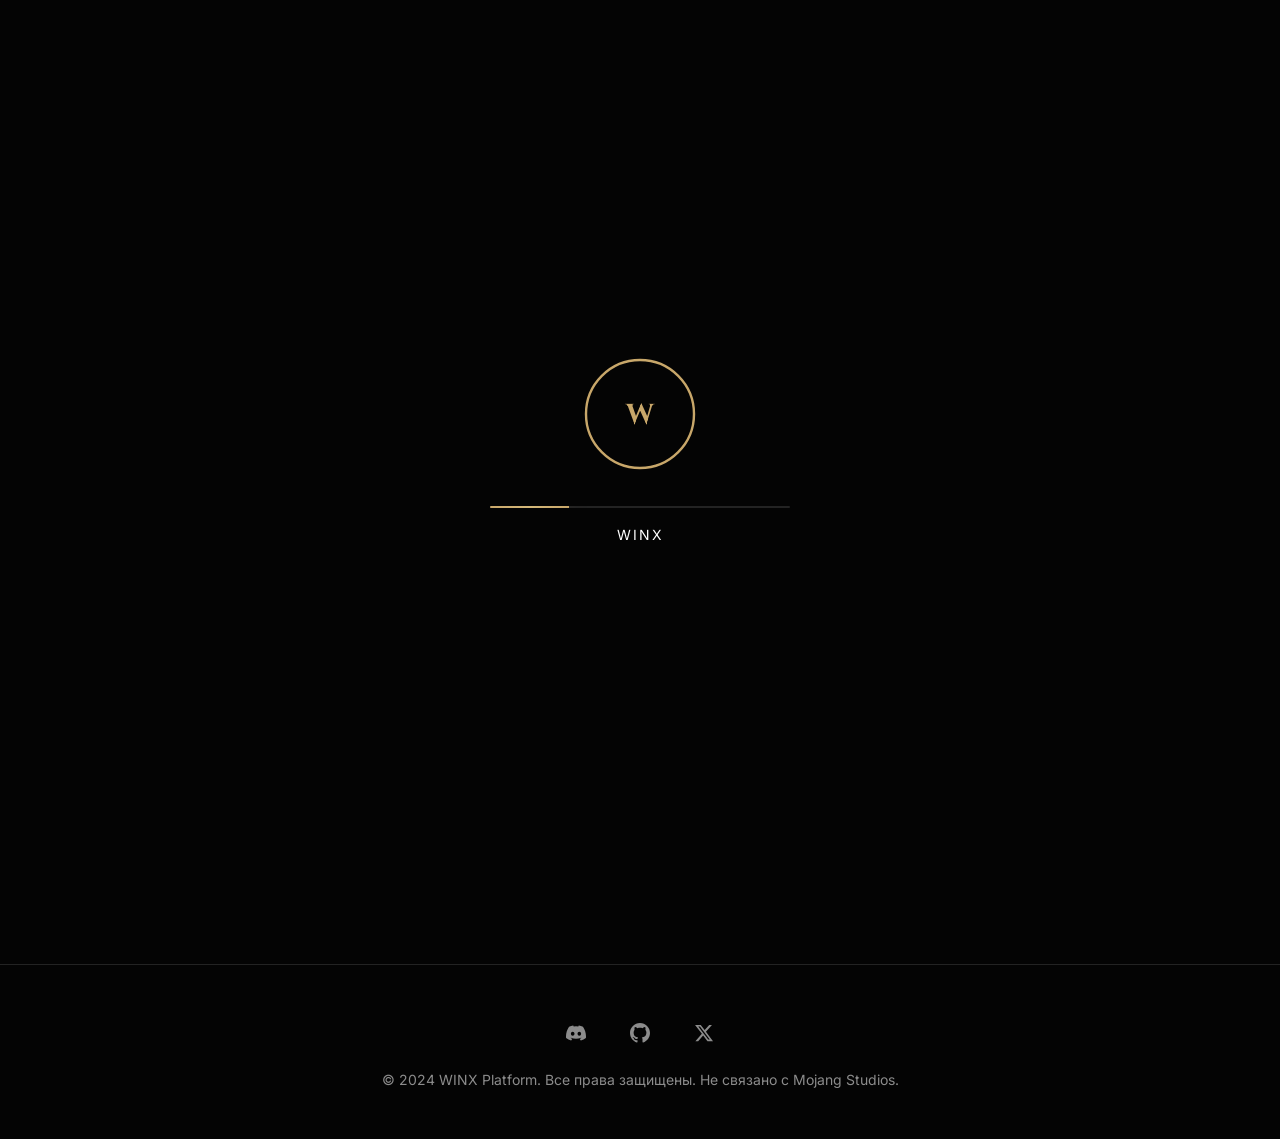
<file: index.html>
<!DOCTYPE html>
<html lang="ru">
<head>
    <meta charset="UTF-8">
    <meta name="viewport" content="width=device-width, initial-scale=1.0">
    <title>WINX — Premium Gothic Platform</title>
    <meta name="description" content="WINX — премиум платформа для Minecraft утилит и сообщества">
    <meta name="theme-color" content="#040404">
    <meta property="og:title" content="WINX — Premium Gothic Platform">
    <meta property="og:description" content="Minecraft утилиты и сообщество">
    <link rel="icon" type="image/svg+xml" href="img/favicon.svg">
    <link rel="stylesheet" href="css/main.css">
    <link rel="stylesheet" href="css/animations.css">
    <link rel="stylesheet" href="css/components.css">
    <link rel="stylesheet" href="css/search-modal.css">
    <link rel="stylesheet" href="css/hub.css">
    <link rel="stylesheet" href="css/hotfix.css">
</head>
<body class="loading">
    <div class="loading-screen">
        <div class="loading-logo"><svg viewBox="0 0 100 100"><circle cx="50" cy="50" r="45" class="logo-path"/><text x="50" y="58" text-anchor="middle" fill="#C8A76A" font-size="24" font-family="Cinzel, serif" font-weight="700">W</text></svg></div>
        <div class="loading-bar-container"><div class="loading-bar"></div></div>
        <div class="loading-text">WINX</div>
    </div>

    <div class="search-modal-overlay" id="searchModal">
        <div class="search-modal">
            <div class="search-modal-input-wrapper">
                <span class="search-modal-icon">🔍</span>
                <input type="text" class="search-modal-input" placeholder="Поиск..." id="searchModalInput">
                <button class="search-modal-close" onclick="closeSearchModal()">Esc</button>
            </div>
            <div class="search-modal-hint"><span class="text-secondary" style="font-size:0.8rem">Ctrl</span> + <span class="text-secondary" style="font-size:0.8rem">K</span></div>
            <div class="search-modal-results" id="searchModalResults"></div>
        </div>
    </div>

    <div class="hub-background">
        <canvas id="particlesCanvas" class="particles-canvas"></canvas>
        <div class="hub-fog"></div>
        <div class="hub-fog secondary"></div>
        <div class="hub-bg-glow" id="bgGlow"></div>
    </div>

    <nav class="navbar">
        <div class="navbar-container">
            <a href="index.html" class="navbar-brand">WINX</a>
            <div class="navbar-actions">
                <button class="navbar-icon-btn search-btn" onclick="openSearchModal()" title="Поиск">🔍</button>
                <button class="navbar-icon-btn" id="themeBtn" onclick="toggleThemeDropdown()" title="Тема">🎨</button>
                <button class="navbar-icon-btn notifications-btn" onclick="toggleNotifications()" title="Уведомления">🔔<span class="badge" id="notifBadge" style="display:none">3</span></button>
                <div class="navbar-auth" id="navAuth">
                    <a href="login.html" class="btn btn-secondary btn-sm">Войти</a>
                    <a href="register.html" class="btn btn-primary btn-sm">Регистрация</a>
                </div>
            </div>
        </div>
    </nav>

    <div class="theme-dropdown" id="themeDropdown" style="display:none;position:fixed;top:80px;right:20px;z-index:1000">
        <div class="dropdown-menu" style="min-width:200px">
            <div class="dropdown-header"><h4>Тема</h4></div>
            <div class="dropdown-item" onclick="setTheme('gothic')"><div class="dropdown-item-icon" style="background:#C8A76A">🏰</div><div class="dropdown-item-content"><div class="dropdown-item-title">Obsidian Violet</div></div></div>
            <div class="dropdown-item" onclick="setTheme('vampire')"><div class="dropdown-item-icon" style="background:#C0392B">🩸</div><div class="dropdown-item-content"><div class="dropdown-item-title">Vampire Red</div></div></div>
            <div class="dropdown-item" onclick="setTheme('witch')"><div class="dropdown-item-icon" style="background:#10B981">🧪</div><div class="dropdown-item-content"><div class="dropdown-item-title">Witch Hex</div></div></div>
            <div class="dropdown-item" onclick="setTheme('void')"><div class="dropdown-item-icon" style="background:#8B5CF6">🌌</div><div class="dropdown-item-content"><div class="dropdown-item-title">Purple Void</div></div></div>
            <div class="dropdown-item" onclick="setTheme('ash')"><div class="dropdown-item-icon" style="background:#4a4a4a">🌫️</div><div class="dropdown-item-content"><div class="dropdown-item-title">Monochrome Ash</div></div></div>
        </div>
    </div>

    <div class="notifications-dropdown" id="notifDropdown" style="display:none;position:fixed;top:80px;right:80px;z-index:1000;min-width:320px;max-height:400px;overflow-y:auto;background:var(--bg-cards);border:1px solid var(--border-color);border-radius:var(--radius-lg);box-shadow:var(--shadow-soft)">
        <div class="dropdown-header" style="padding:var(--spacing-md);border-bottom:1px solid var(--border-color)"><h4 style="margin:0">Уведомления</h4></div>
        <div id="notifList"></div>
    </div>

    <main class="hub-container">
        <div class="hub-logo-section">
            <div class="hub-logo">
                <svg viewBox="0 0 100 100">
                    <defs><linearGradient id="goldGrad" x1="0%" y1="0%" x2="100%" y2="100%"><stop offset="0%" style="stop-color:#C8A76A"/><stop offset="50%" style="stop-color:#D4B87A"/><stop offset="100%" style="stop-color:#C8A76A"/></linearGradient></defs>
                    <circle cx="50" cy="50" r="45" stroke="url(#goldGrad)" stroke-width="2" fill="none"/>
                    <circle cx="50" cy="50" r="35" stroke="url(#goldGrad)" stroke-width="1.5" fill="none"/>
                    <text x="50" y="62" text-anchor="middle" fill="url(#goldGrad)" font-size="40" font-family="Cinzel, serif" font-weight="700">W</text>
                </svg>
            </div>
            <h1 class="hub-slogan">Minecraft Premium Platform</h1>
        </div>
        <div class="hub-tiles">
            <a href="products.html" class="hub-tile" data-type="products" onmouseenter="setBgGlow('products')" onmouseleave="removeBgGlow()">
                <div class="hub-tile-icon">⚡</div><h2 class="hub-tile-title">Products</h2><p class="hub-tile-description">Winx Loader & Tools</p>
            </a>
            <a href="marketplace.html" class="hub-tile" data-type="marketplace" onmouseenter="setBgGlow('marketplace')" onmouseleave="removeBgGlow()">
                <div class="hub-tile-icon">🛒</div><h2 class="hub-tile-title">Marketplace</h2><p class="hub-tile-description">Community Content</p>
            </a>
        </div>
        <div class="hub-quick-links">
            <a href="forum.html" class="hub-quick-link">Форум</a><span class="text-secondary">•</span>
            <a href="documentation.html" class="hub-quick-link">Документация</a><span class="text-secondary">•</span>
            <a href="support.html" class="hub-quick-link">Поддержка</a>
        </div>
    </main>

    <footer class="footer" style="padding:var(--spacing-2xl) 0;border-top:1px solid var(--border-color);margin-top:var(--spacing-3xl)">
        <div class="container text-center">
            <div class="flex justify-center gap-lg mb-md" style="margin-bottom:var(--spacing-md)">
                <a href="#" class="navbar-icon-btn" title="Discord"><svg width="20" height="20" viewBox="0 0 24 24" fill="currentColor"><path d="M20.317 4.37a19.791 19.791 0 0 0-4.885-1.515.074.074 0 0 0-.079.037c-.21.375-.444.864-.608 1.25a18.27 18.27 0 0 0-5.487 0 12.64 12.64 0 0 0-.617-1.25.077.077 0 0 0-.079-.037A19.736 19.736 0 0 0 3.677 4.37a.07.07 0 0 0-.032.027C.533 9.046-.32 13.58.099 18.057a.082.082 0 0 0 .031.057 19.9 19.9 0 0 0 5.993 3.03.078.078 0 0 0 .084-.028 14.09 14.09 0 0 0 1.226-1.994.076.076 0 0 0-.041-.106 13.107 13.107 0 0 1-1.872-.892.077.077 0 0 1-.008-.128 10.2 10.2 0 0 0 .372-.292.074.074 0 0 1 .077-.01c3.928 1.793 8.18 1.793 12.062 0a.074.074 0 0 1 .078.01c.12.098.246.198.373.292a.077.077 0 0 1-.006.127 12.299 12.299 0 0 1-1.873.892.077.077 0 0 0-.041.107c.36.698.772 1.362 1.225 1.993a.076.076 0 0 0 .084.028 19.839 19.839 0 0 0 6.002-3.03.077.077 0 0 0 .032-.054c.5-5.177-.838-9.674-3.549-13.66a.061.061 0 0 0-.031-.03zM8.02 15.33c-1.183 0-2.157-1.085-2.157-2.419 0-1.333.956-2.419 2.157-2.419 1.21 0 2.176 1.096 2.157 2.42 0 1.333-.956 2.418-2.157 2.418zm7.975 0c-1.183 0-2.157-1.085-2.157-2.419 0-1.333.955-2.419 2.157-2.419 1.21 0 2.176 1.096 2.157 2.42 0 1.333-.946 2.418-2.157 2.418z"/></svg></a>
                <a href="#" class="navbar-icon-btn" title="GitHub"><svg width="20" height="20" viewBox="0 0 24 24" fill="currentColor"><path d="M12 0c-6.626 0-12 5.373-12 12 0 5.302 3.438 9.8 8.207 11.387.599.111.793-.261.793-.577v-2.234c-3.338.726-4.033-1.416-4.033-1.416-.546-1.387-1.333-1.756-1.333-1.756-1.089-.745.083-.729.083-.729 1.205.084 1.839 1.237 1.839 1.237 1.07 1.834 2.807 1.304 3.492.997.107-.775.418-1.305.762-1.604-2.665-.305-5.467-1.334-5.467-5.931 0-1.311.469-2.381 1.236-3.221-.124-.303-.535-1.524.117-3.176 0 0 1.008-.322 3.301 1.23.957-.266 1.983-.399 3.003-.404 1.02.005 2.047.138 3.006.404 2.291-1.552 3.297-1.23 3.297-1.23.653 1.653.242 2.874.118 3.176.77.84 1.235 1.911 1.235 3.221 0 4.609-2.807 5.624-5.479 5.921.43.372.823 1.102.823 2.222v3.293c0 .319.192.694.801.576 4.765-1.589 8.199-6.086 8.199-11.386 0-6.627-5.373-12-12-12z"/></svg></a>
                <a href="#" class="navbar-icon-btn" title="Twitter"><svg width="20" height="20" viewBox="0 0 24 24" fill="currentColor"><path d="M18.244 2.25h3.308l-7.227 8.26 8.502 11.24H16.17l-5.214-6.817L4.99 21.75H1.68l7.73-8.835L1.254 2.25H8.08l4.713 6.231zm-1.161 17.52h1.833L7.084 4.126H5.117z"/></svg></a>
            </div>
            <p class="text-secondary" style="font-size:0.875rem">&copy; 2024 WINX Platform. Все права защищены. Не связано с Mojang Studios.</p>
        </div>
    </footer>

    <script src="js/db/database.js"></script>
    <script src="js/main.js"></script>
    <script>
        function setBgGlow(type) { const glow = document.getElementById('bgGlow'); glow.className = 'hub-bg-glow ' + type; }
        function removeBgGlow() { document.getElementById('bgGlow').className = 'hub-bg-glow'; }
        function toggleThemeDropdown() { const d = document.getElementById('themeDropdown'); d.style.display = d.style.display === 'none' ? 'block' : 'none'; document.getElementById('notifDropdown').style.display = 'none'; }
        function toggleNotifications() {
            const d = document.getElementById('notifDropdown');
            const list = document.getElementById('notifList');
            if (d.style.display === 'block') { d.style.display = 'none'; return; }
            const user = db.getCurrentUser();
            const notifications = user ? [
                {type:'mention',text:'@Admin упомянул вас в теме',time:'5 мин назад'},
                {type:'reply',text:'Ответ в вашей теме "Winx Loader v2"',time:'1 час назад'},
                {type:'system',text:'Новый вход в аккаунт',time:'2 часа назад'}
            ] : [];
            list.innerHTML = notifications.length ? notifications.map(n => `<div class="dropdown-item" style="padding:var(--spacing-md)"><div class="dropdown-item-content"><div class="dropdown-item-title">${n.text}</div><div class="dropdown-item-subtitle">${n.time}</div></div></div>`).join('') : '<div class="dropdown-item"><div class="dropdown-item-content text-center text-secondary">Войдите для просмотра</div></div>';
            d.style.display = 'block';
            document.getElementById('themeDropdown').style.display = 'none';
            document.getElementById('notifBadge').style.display = 'none';
        }
        const canvas = document.getElementById('particlesCanvas');
        if (canvas) {
            const ctx = canvas.getContext('2d');
            canvas.width = window.innerWidth; canvas.height = window.innerHeight;
            const particles = [];
            for (let i = 0; i < 80; i++) particles.push({x:Math.random()*canvas.width,y:Math.random()*canvas.height,vx:(Math.random()-0.5)*0.3,vy:(Math.random()-0.5)*0.3-0.2,alpha:Math.random()*0.5+0.1,size:Math.random()*2+1,update(){this.x+=this.vx;this.y+=this.vy;if(this.y<-10||this.y>canvas.height+10||this.x<-10||this.x>canvas.width+10){this.x=Math.random()*canvas.width;this.y=Math.random()*canvas.height;}},draw(){ctx.beginPath();ctx.arc(this.x,this.y,this.size,0,Math.PI*2);ctx.fillStyle=`rgba(200, 167, 106, ${this.alpha})`;ctx.fill()}});
            function animate() { ctx.clearRect(0,0,canvas.width,canvas.height); particles.forEach(p=>{p.update();p.draw()}); requestAnimationFrame(animate); }
            animate();
            window.addEventListener('resize', ()=>{canvas.width=window.innerWidth;canvas.height=window.innerHeight;});
        }
        function updateAuthUI() { const user = db.getCurrentUser(); const auth = document.getElementById('navAuth'); if (user) auth.innerHTML = `<a href="profile.html" class="btn btn-primary btn-sm">Профиль</a>`; }
        updateAuthUI();
        document.addEventListener('click', (e) => { if (!e.target.closest('#themeDropdown') && !e.target.closest('#themeBtn')) document.getElementById('themeDropdown').style.display = 'none'; if (!e.target.closest('#notifDropdown') && !e.target.closest('.notifications-btn')) document.getElementById('notifDropdown').style.display = 'none'; });
    </script>
</body>
</html>
</file>
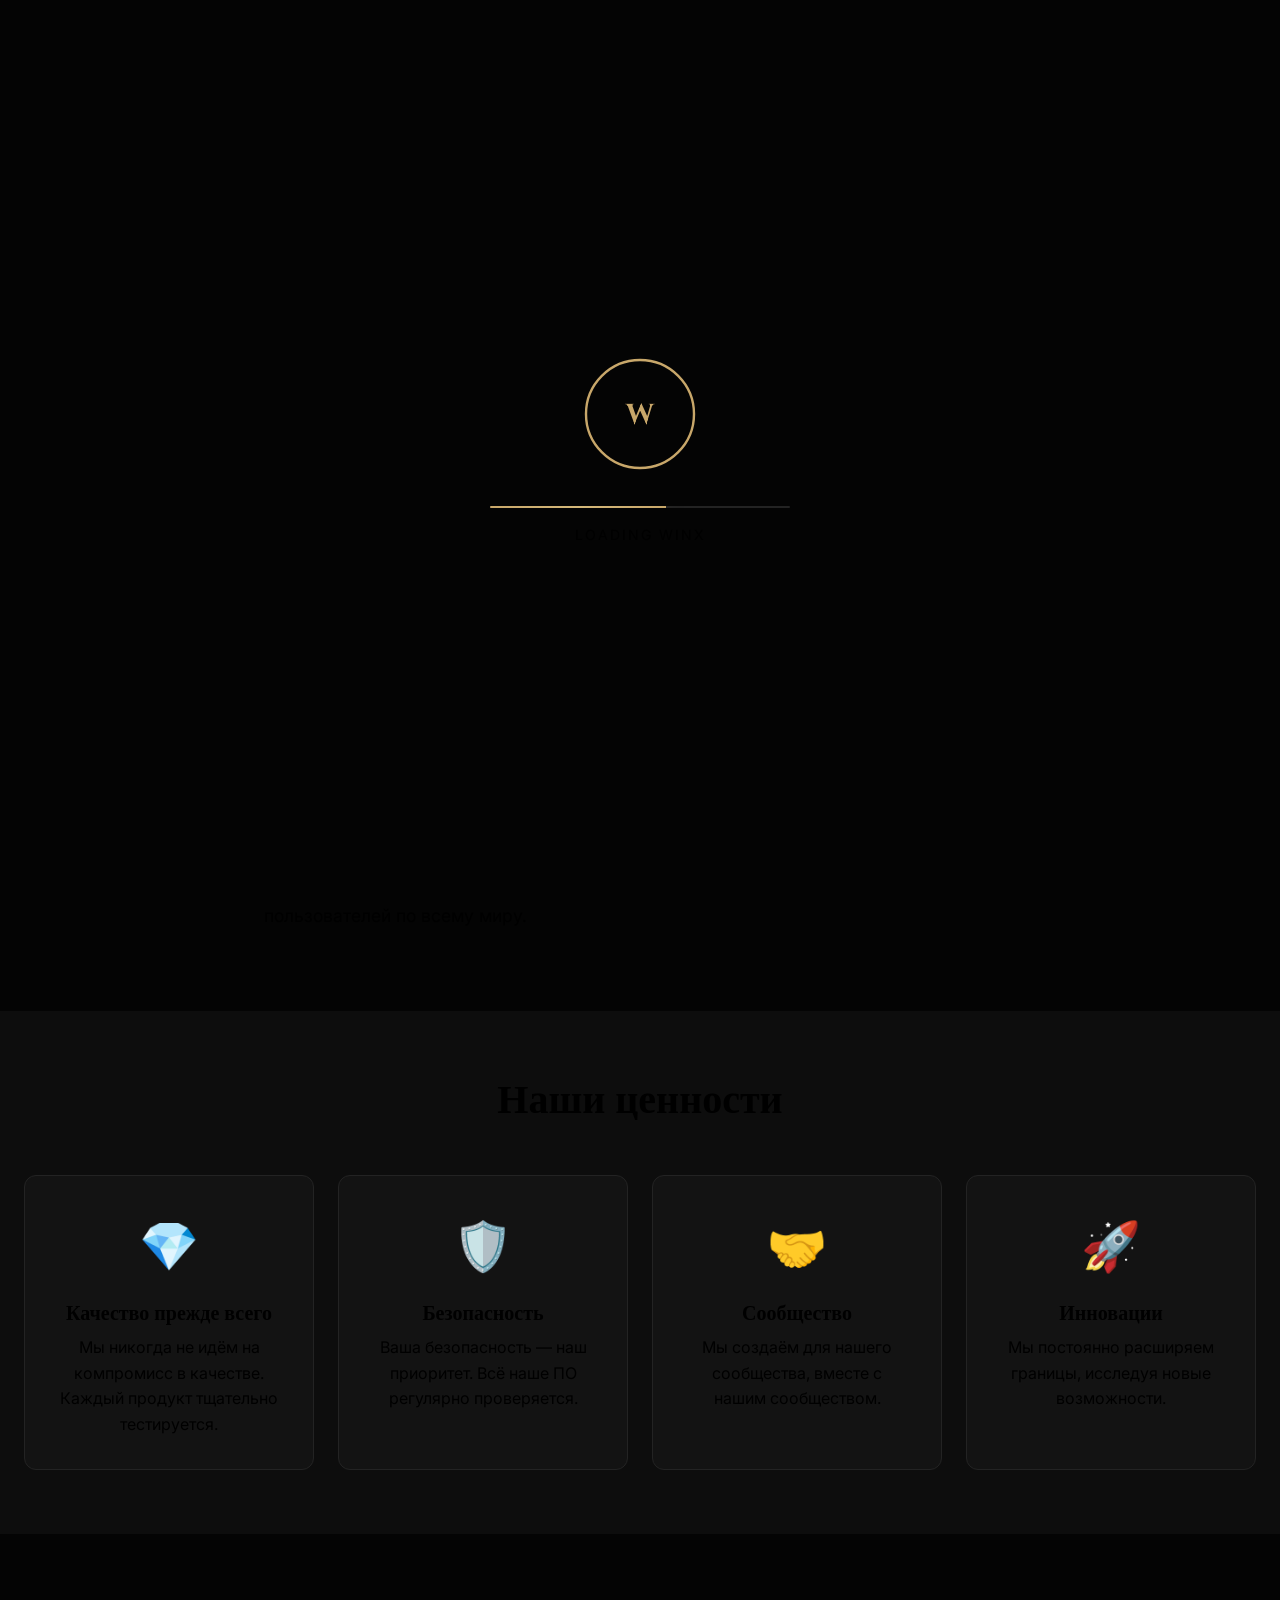
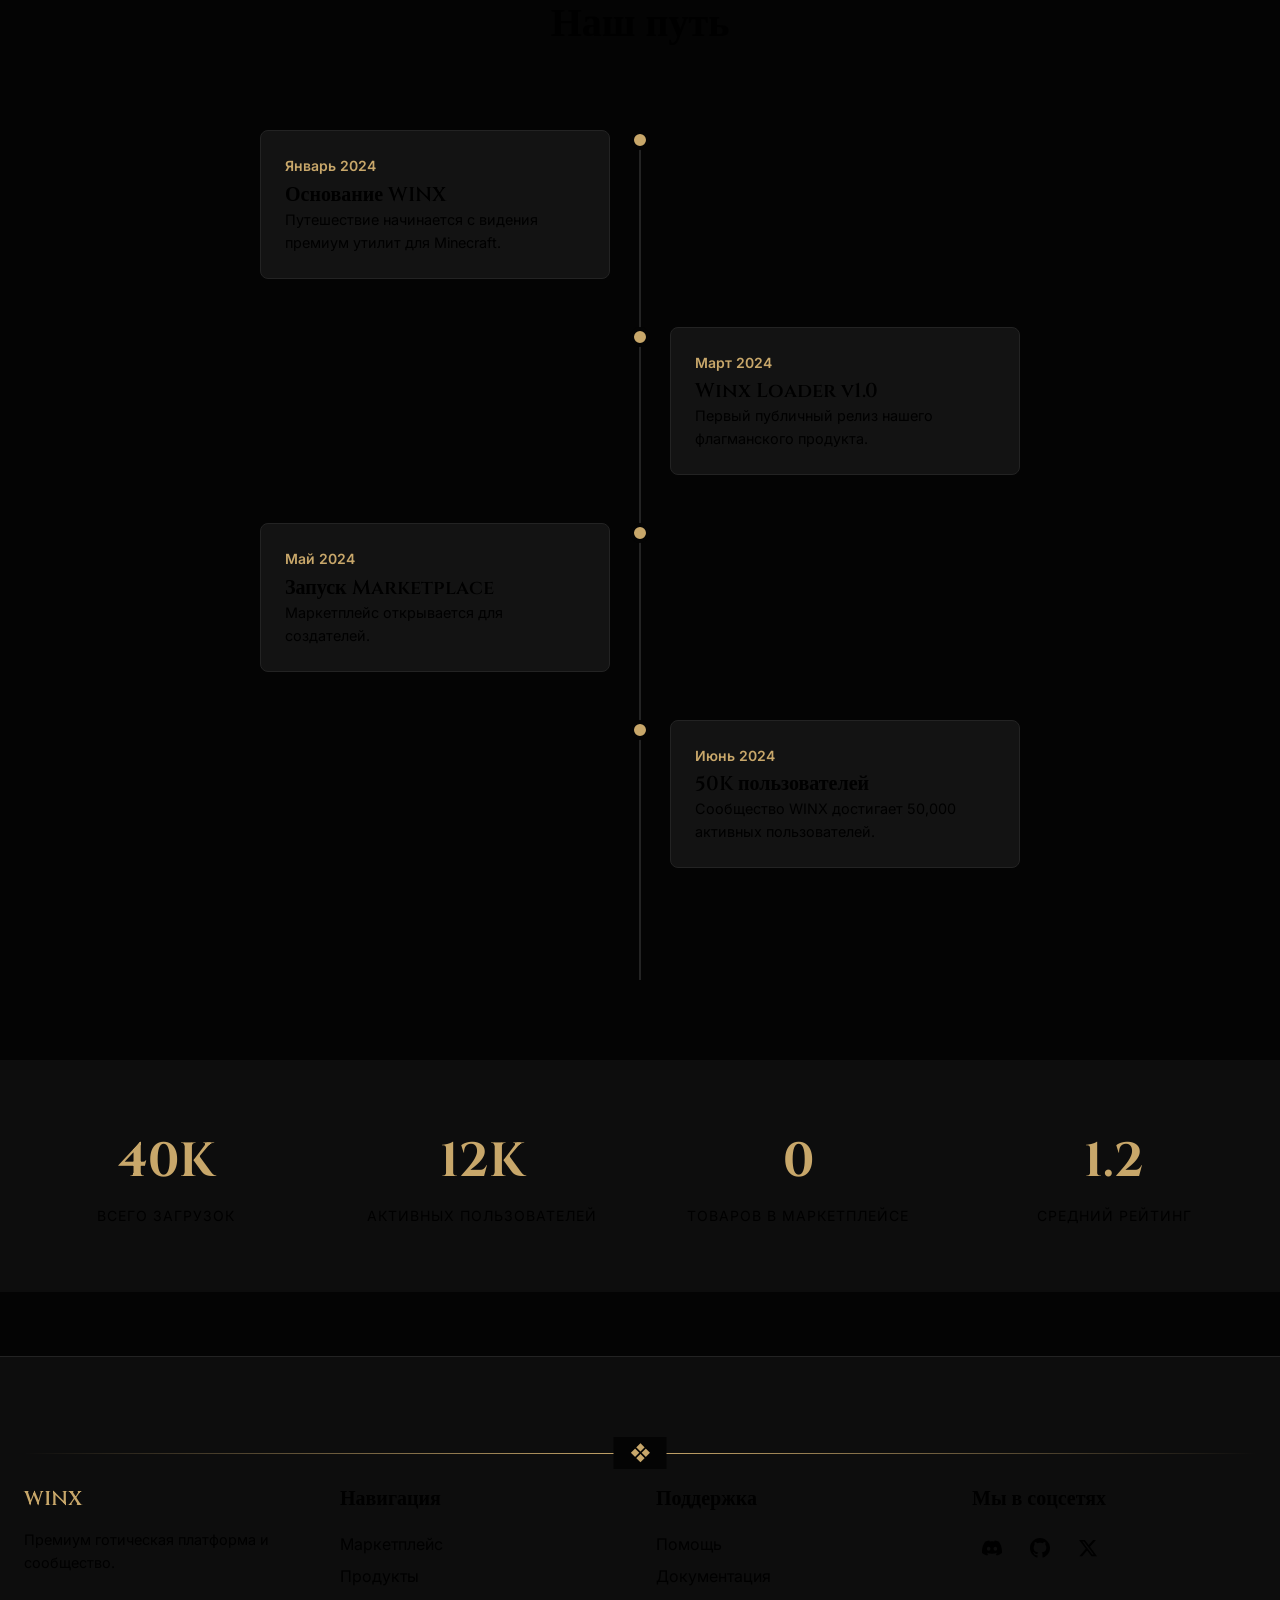
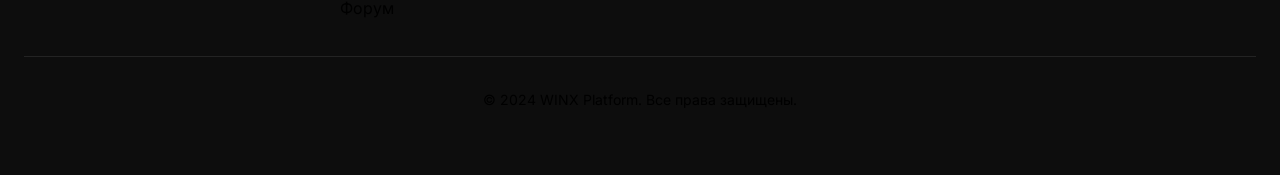
<file: about.html>
<!DOCTYPE html>
<html lang="ru">
<head>
    <meta charset="UTF-8">
    <meta name="viewport" content="width=device-width, initial-scale=1.0">
    <title>About — WINX</title>
    <link rel="stylesheet" href="css/main.css">
    <link rel="stylesheet" href="css/animations.css">
    <link rel="stylesheet" href="css/components.css">
    <style>
        .about-hero {
            padding: var(--spacing-3xl) 0;
            text-align: center;
            background: linear-gradient(180deg, var(--bg-secondary) 0%, var(--bg-primary) 100%);
        }
        .about-section {
            padding: var(--spacing-3xl) 0;
        }
        .about-content {
            max-width: 800px;
            margin: 0 auto;
        }
        .about-content p {
            color: var(--text-secondary);
            line-height: 1.8;
            margin-bottom: var(--spacing-md);
            font-size: 1.1rem;
        }
        .values-grid {
            display: grid;
            grid-template-columns: repeat(auto-fit, minmax(250px, 1fr));
            gap: var(--spacing-lg);
            margin-top: var(--spacing-2xl);
        }
        .value-card {
            text-align: center;
            padding: var(--spacing-xl);
        }
        .value-icon {
            font-size: 3rem;
            margin-bottom: var(--spacing-md);
        }
        .timeline {
            position: relative;
            max-width: 800px;
            margin: var(--spacing-2xl) auto;
            padding: var(--spacing-xl) 0;
        }
        .timeline::before {
            content: '';
            position: absolute;
            left: 50%;
            transform: translateX(-50%);
            width: 2px;
            height: 100%;
            background: var(--border-color);
        }
        .timeline-item {
            display: flex;
            justify-content: flex-end;
            padding-right: calc(50% + 30px);
            position: relative;
            margin-bottom: var(--spacing-2xl);
        }
        .timeline-item:nth-child(even) {
            justify-content: flex-start;
            padding-right: 0;
            padding-left: calc(50% + 30px);
        }
        .timeline-item::before {
            content: '';
            position: absolute;
            right: calc(50% - 10px);
            width: 20px;
            height: 20px;
            background: var(--accent-primary);
            border-radius: 50%;
            border: 4px solid var(--bg-primary);
        }
        .timeline-item:nth-child(even)::before {
            left: calc(50% - 10px);
            right: auto;
        }
        .timeline-content {
            background: var(--bg-cards);
            border: 1px solid var(--border-color);
            border-radius: var(--radius-md);
            padding: var(--spacing-lg);
            max-width: 350px;
        }
        .timeline-date {
            color: var(--accent-primary);
            font-size: 0.875rem;
            font-weight: 600;
            margin-bottom: var(--spacing-xs);
        }
        .stats-section {
            background: var(--bg-secondary);
            padding: var(--spacing-3xl) 0;
        }
        .stats-grid {
            display: grid;
            grid-template-columns: repeat(auto-fit, minmax(200px, 1fr));
            gap: var(--spacing-xl);
            text-align: center;
        }
        .stat-item .stat-value {
            font-size: 3rem;
            font-family: var(--font-heading);
            font-weight: 700;
            color: var(--accent-primary);
            margin-bottom: var(--spacing-xs);
        }
        .stat-item .stat-label {
            color: var(--text-secondary);
            text-transform: uppercase;
            letter-spacing: 1px;
            font-size: 0.875rem;
        }
    </style>
</head>
<body class="loading">
    <!-- Loading Screen -->
    <div class="loading-screen">
        <div class="loading-logo">
            <svg viewBox="0 0 100 100"><circle cx="50" cy="50" r="45" class="logo-path"/><text x="50" y="58" text-anchor="middle" fill="#C8A76A" font-size="24" font-family="Cinzel, serif" font-weight="700">W</text></svg>
        </div>
        <div class="loading-bar-container"><div class="loading-bar"></div></div>
        <div class="loading-text">Loading WINX</div>
    </div>

    <!-- Navigation -->
    <nav class="navbar">
        <div class="navbar-container">
            <a href="index.html" class="navbar-brand">
                <svg viewBox="0 0 40 40"><circle cx="20" cy="20" r="18" stroke="#C8A76A" stroke-width="2" fill="none"/><text x="20" y="26" text-anchor="middle" fill="#C8A76A" font-size="20" font-family="Cinzel, serif" font-weight="700">W</text></svg>
                WINX
            </a>
            <ul class="navbar-menu">
                <li><a href="index.html" class="navbar-link">Главная</a></li>
                <li><a href="marketplace.html" class="navbar-link">Маркетплейс</a></li>
                <li><a href="products.html" class="navbar-link">Продукты</a></li>
                <li><a href="forum.html" class="navbar-link">Форум</a></li>
                <li><a href="documentation.html" class="navbar-link">Документация</a></li>
                <li><a href="support.html" class="navbar-link">Поддержка</a></li>
            </ul>
            <div class="navbar-actions">
                <button class="navbar-icon-btn search-btn">🔍</button>
                <button class="navbar-icon-btn notifications-btn">🔔<span class="badge" style="display: none;"></span></button>
                <div class="navbar-auth">
                    <a href="login.html" class="btn btn-secondary btn-sm">Войти</a>
                    <a href="register.html" class="btn btn-primary btn-sm">Регистрация</a>
                </div>
                <div class="mobile-menu-toggle"><span></span><span></span><span></span></div>
            </div>
        </div>
    </nav>

    <!-- Main Content -->
    <main class="main-content">
        <!-- Hero -->
        <section class="about-hero">
            <div class="container">
                <div style="font-size: 5rem; margin-bottom: var(--spacing-md);">⚔️</div>
                <h1 class="mb-md">О WINX</h1>
                <p class="text-secondary" style="max-width: 600px; margin: 0 auto;">
                    Создаём премиум утилиты для Minecraft с 2024 года
                </p>
            </div>
        </section>

        <!-- Story Section -->
        <section class="about-section">
            <div class="container about-content">
                <h2 class="text-center mb-xl">Наша история</h2>
                <p>
                    WINX родился из страсти к созданию исключительного программного опыта.
                    Мы заметили пробел на рынке премиум, хорошо продуманных утилит для Minecraft,
                    которые сочетают функциональность с элегантностью.
                </p>
                <p>
                    Наш флагманский продукт, Winx Loader, представляет нашу приверженность качеству.
                    Каждая функция тщательно продумана, каждое взаимодействие плавное и интуитивное,
                    и каждое обновление приносит значимые улучшения.
                </p>
                <p>
                    Сегодня WINX вырос в полноценную экосистему, включая нашу платформу Marketplace,
                    где создатели могут делиться своими работами с тысячами пользователей по всему миру.
                </p>
            </div>
        </section>

        <!-- Values Section -->
        <section class="about-section" style="background: var(--bg-secondary);">
            <div class="container">
                <h2 class="text-center mb-xl">Наши ценности</h2>
                <div class="values-grid">
                    <div class="card value-card">
                        <div class="value-icon">💎</div>
                        <h4 class="mb-sm">Качество прежде всего</h4>
                        <p class="text-secondary">Мы никогда не идём на компромисс в качестве. Каждый продукт тщательно тестируется.</p>
                    </div>
                    
                    <div class="card value-card">
                        <div class="value-icon">🛡️</div>
                        <h4 class="mb-sm">Безопасность</h4>
                        <p class="text-secondary">Ваша безопасность — наш приоритет. Всё наше ПО регулярно проверяется.</p>
                    </div>
                    
                    <div class="card value-card">
                        <div class="value-icon">🤝</div>
                        <h4 class="mb-sm">Сообщество</h4>
                        <p class="text-secondary">Мы создаём для нашего сообщества, вместе с нашим сообществом.</p>
                    </div>
                    
                    <div class="card value-card">
                        <div class="value-icon">🚀</div>
                        <h4 class="mb-sm">Инновации</h4>
                        <p class="text-secondary">Мы постоянно расширяем границы, исследуя новые возможности.</p>
                    </div>
                </div>
            </div>
        </section>

        <!-- Timeline Section -->
        <section class="about-section">
            <div class="container">
                <h2 class="text-center mb-xl">Наш путь</h2>
                <div class="timeline">
                    <div class="timeline-item">
                        <div class="timeline-content">
                            <div class="timeline-date">Январь 2024</div>
                            <h4>Основание WINX</h4>
                            <p class="text-secondary" style="font-size: 0.9rem;">Путешествие начинается с видения премиум утилит для Minecraft.</p>
                        </div>
                    </div>
                    
                    <div class="timeline-item">
                        <div class="timeline-content">
                            <div class="timeline-date">Март 2024</div>
                            <h4>Winx Loader v1.0</h4>
                            <p class="text-secondary" style="font-size: 0.9rem;">Первый публичный релиз нашего флагманского продукта.</p>
                        </div>
                    </div>
                    
                    <div class="timeline-item">
                        <div class="timeline-content">
                            <div class="timeline-date">Май 2024</div>
                            <h4>Запуск Marketplace</h4>
                            <p class="text-secondary" style="font-size: 0.9rem;">Маркетплейс открывается для создателей.</p>
                        </div>
                    </div>
                    
                    <div class="timeline-item">
                        <div class="timeline-content">
                            <div class="timeline-date">Июнь 2024</div>
                            <h4>50K пользователей</h4>
                            <p class="text-secondary" style="font-size: 0.9rem;">Сообщество WINX достигает 50,000 активных пользователей.</p>
                        </div>
                    </div>
                </div>
            </div>
        </section>

        <!-- Stats Section -->
        <section class="stats-section">
            <div class="container">
                <div class="stats-grid">
                    <div class="stat-item">
                        <div class="stat-value">170K+</div>
                        <div class="stat-label">Всего загрузок</div>
                    </div>
                    <div class="stat-item">
                        <div class="stat-value">50K+</div>
                        <div class="stat-label">Активных пользователей</div>
                    </div>
                    <div class="stat-item">
                        <div class="stat-value">1,000+</div>
                        <div class="stat-label">Товаров в маркетплейсе</div>
                    </div>
                    <div class="stat-item">
                        <div class="stat-value">4.8</div>
                        <div class="stat-label">Средний рейтинг</div>
                    </div>
                </div>
            </div>
        </section>
    </main>

    <!-- Footer -->
    <footer class="footer" style="background: var(--bg-secondary); border-top: 1px solid var(--border-color); padding: var(--spacing-3xl) 0; margin-top: var(--spacing-3xl);">
        <div class="container">
            <div class="divider divider-gothic mb-xl"></div>
            <div class="grid grid-cols-4" style="gap: var(--spacing-xl);">
                <div>
                    <h4 class="mb-md text-gold">WINX</h4>
                    <p class="text-secondary" style="font-size: 0.9rem;">Премиум готическая платформа и сообщество.</p>
                </div>
                <div>
                    <h4 class="mb-md">Навигация</h4>
                    <ul style="line-height: 2;">
                        <li><a href="marketplace.html" class="text-secondary">Маркетплейс</a></li>
                        <li><a href="products.html" class="text-secondary">Продукты</a></li>
                        <li><a href="forum.html" class="text-secondary">Форум</a></li>
                    </ul>
                </div>
                <div>
                    <h4 class="mb-md">Поддержка</h4>
                    <ul style="line-height: 2;">
                        <li><a href="support.html" class="text-secondary">Помощь</a></li>
                        <li><a href="documentation.html" class="text-secondary">Документация</a></li>
                    </ul>
                </div>
                <div>
                    <h4 class="mb-md">Мы в соцсетях</h4>
                    <div class="flex gap-sm">
                        <a href="#" class="navbar-icon-btn">
                            <svg width="20" height="20" viewBox="0 0 24 24" fill="currentColor"><path d="M20.317 4.37a19.791 19.791 0 0 0-4.885-1.515.074.074 0 0 0-.079.037c-.21.375-.444.864-.608 1.25a18.27 18.27 0 0 0-5.487 0 12.64 12.64 0 0 0-.617-1.25.077.077 0 0 0-.079-.037A19.736 19.736 0 0 0 3.677 4.37a.07.07 0 0 0-.032.027C.533 9.046-.32 13.58.099 18.057a.082.082 0 0 0 .031.057 19.9 19.9 0 0 0 5.993 3.03.078.078 0 0 0 .084-.028 14.09 14.09 0 0 0 1.226-1.994.076.076 0 0 0-.041-.106 13.107 13.107 0 0 1-1.872-.892.077.077 0 0 1-.008-.128 10.2 10.2 0 0 0 .372-.292.074.074 0 0 1 .077-.01c3.928 1.793 8.18 1.793 12.062 0a.074.074 0 0 1 .078.01c.12.098.246.198.373.292a.077.077 0 0 1-.006.127 12.299 12.299 0 0 1-1.873.892.077.077 0 0 0-.041.107c.36.698.772 1.362 1.225 1.993a.076.076 0 0 0 .084.028 19.839 19.839 0 0 0 6.002-3.03.077.077 0 0 0 .032-.054c.5-5.177-.838-9.674-3.549-13.66a.061.061 0 0 0-.031-.03zM8.02 15.33c-1.183 0-2.157-1.085-2.157-2.419 0-1.333.956-2.419 2.157-2.419 1.21 0 2.176 1.096 2.157 2.42 0 1.333-.956 2.418-2.157 2.418zm7.975 0c-1.183 0-2.157-1.085-2.157-2.419 0-1.333.955-2.419 2.157-2.419 1.21 0 2.176 1.096 2.157 2.42 0 1.333-.946 2.418-2.157 2.418z"/></svg>
                        </a>
                        <a href="#" class="navbar-icon-btn">
                            <svg width="20" height="20" viewBox="0 0 24 24" fill="currentColor"><path d="M12 0c-6.626 0-12 5.373-12 12 0 5.302 3.438 9.8 8.207 11.387.599.111.793-.261.793-.577v-2.234c-3.338.726-4.033-1.416-4.033-1.416-.546-1.387-1.333-1.756-1.333-1.756-1.089-.745.083-.729.083-.729 1.205.084 1.839 1.237 1.839 1.237 1.07 1.834 2.807 1.304 3.492.997.107-.775.418-1.305.762-1.604-2.665-.305-5.467-1.334-5.467-5.931 0-1.311.469-2.381 1.236-3.221-.124-.303-.535-1.524.117-3.176 0 0 1.008-.322 3.301 1.23.957-.266 1.983-.399 3.003-.404 1.02.005 2.047.138 3.006.404 2.291-1.552 3.297-1.23 3.297-1.23.653 1.653.242 2.874.118 3.176.77.84 1.235 1.911 1.235 3.221 0 4.609-2.807 5.624-5.479 5.921.43.372.823 1.102.823 2.222v3.293c0 .319.192.694.801.576 4.765-1.589 8.199-6.086 8.199-11.386 0-6.627-5.373-12-12-12z"/></svg>
                        </a>
                        <a href="#" class="navbar-icon-btn">
                            <svg width="20" height="20" viewBox="0 0 24 24" fill="currentColor"><path d="M18.244 2.25h3.308l-7.227 8.26 8.502 11.24H16.17l-5.214-6.817L4.99 21.75H1.68l7.73-8.835L1.254 2.25H8.08l4.713 6.231zm-1.161 17.52h1.833L7.084 4.126H5.117z"/></svg>
                        </a>
                    </div>
                </div>
            </div>
            <div class="text-center mt-xl" style="padding-top: var(--spacing-xl); border-top: 1px solid var(--border-color);">
                <p class="text-secondary" style="font-size: 0.875rem;">&copy; 2024 WINX Platform. Все права защищены.</p>
            </div>
        </div>
    </footer>

    <script src="js/db/database.js"></script>
    <script src="js/main.js"></script>
</body>
</html>
</file>
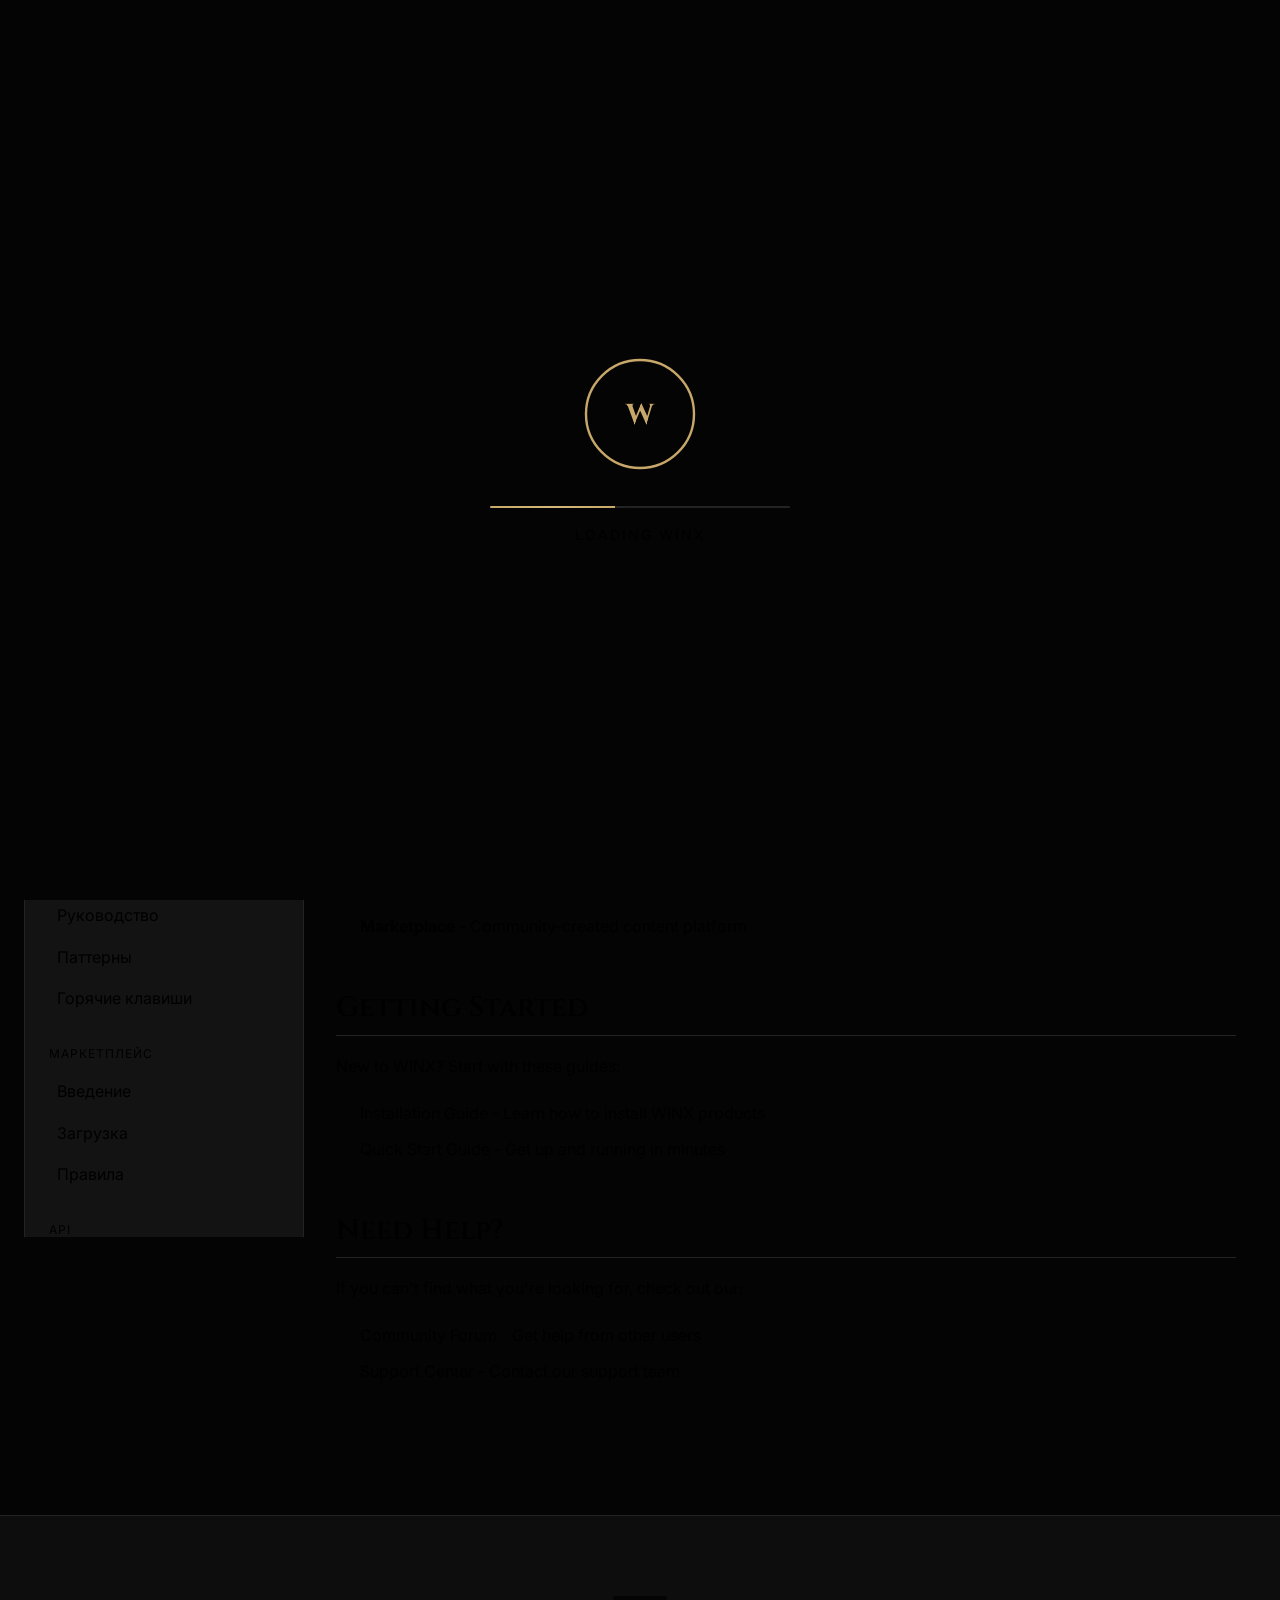
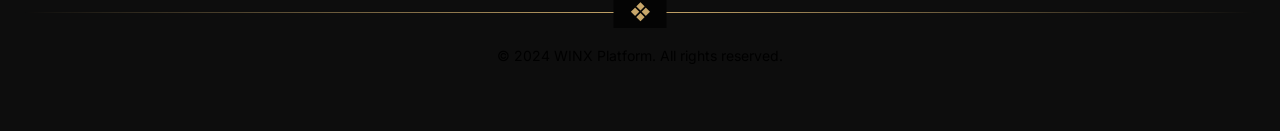
<file: documentation.html>
<!DOCTYPE html>
<html lang="ru">
<head>
    <meta charset="UTF-8">
    <meta name="viewport" content="width=device-width, initial-scale=1.0">
    <title>Documentation — WINX</title>
    <link rel="stylesheet" href="css/main.css">
    <link rel="stylesheet" href="css/animations.css">
    <link rel="stylesheet" href="css/components.css">
    <style>
        .docs-hero {
            padding: var(--spacing-3xl) 0;
            text-align: center;
            background: linear-gradient(180deg, var(--bg-secondary) 0%, var(--bg-primary) 100%);
        }
        .docs-search {
            max-width: 600px;
            margin: var(--spacing-xl) auto 0;
        }
        .docs-search input {
            width: 100%;
            padding: var(--spacing-md) var(--spacing-lg);
            font-size: 1.1rem;
            background: var(--bg-cards);
            border: 1px solid var(--border-color);
            border-radius: var(--radius-lg);
            color: var(--text-primary);
        }
        .docs-search input:focus {
            border-color: var(--accent-primary);
        }
        .docs-layout {
            display: grid;
            grid-template-columns: 280px 1fr;
            gap: var(--spacing-xl);
            padding: var(--spacing-2xl) 0;
        }
        .docs-sidebar {
            position: sticky;
            top: 100px;
            height: fit-content;
            max-height: calc(100vh - 120px);
            overflow-y: auto;
        }
        .docs-nav {
            padding: var(--spacing-md);
            background: var(--bg-cards);
            border: 1px solid var(--border-color);
            border-radius: var(--radius-lg);
        }
        .docs-nav-section {
            margin-bottom: var(--spacing-lg);
        }
        .docs-nav-section:last-child {
            margin-bottom: 0;
        }
        .docs-nav-title {
            font-size: 0.75rem;
            text-transform: uppercase;
            letter-spacing: 1px;
            color: var(--text-secondary);
            margin-bottom: var(--spacing-sm);
            padding-left: var(--spacing-sm);
        }
        .docs-nav-link {
            display: block;
            padding: var(--spacing-sm) var(--spacing-md);
            color: var(--text-secondary);
            border-radius: var(--radius-md);
            transition: all var(--transition-base);
            cursor: pointer;
        }
        .docs-nav-link:hover {
            background: var(--bg-hover);
            color: var(--text-primary);
        }
        .docs-nav-link.active {
            background: rgba(200, 167, 106, 0.1);
            color: var(--accent-primary);
        }
        .docs-content {
            max-width: 900px;
        }
        .docs-content h1 {
            font-size: 2.5rem;
            margin-bottom: var(--spacing-md);
        }
        .docs-content h2 {
            font-size: 1.75rem;
            margin-top: var(--spacing-2xl);
            margin-bottom: var(--spacing-md);
            padding-bottom: var(--spacing-sm);
            border-bottom: 1px solid var(--border-color);
        }
        .docs-content h3 {
            font-size: 1.25rem;
            margin-top: var(--spacing-xl);
            margin-bottom: var(--spacing-md);
        }
        .docs-content p {
            color: var(--text-secondary);
            line-height: 1.8;
            margin-bottom: var(--spacing-md);
        }
        .docs-content code {
            background: var(--bg-secondary);
            padding: 2px 6px;
            border-radius: var(--radius-sm);
            font-family: 'Consolas', monospace;
            font-size: 0.9em;
            color: var(--accent-primary);
        }
        .docs-content pre {
            background: var(--bg-secondary);
            border: 1px solid var(--border-color);
            border-radius: var(--radius-md);
            padding: var(--spacing-lg);
            overflow-x: auto;
            margin: var(--spacing-md) 0;
        }
        .docs-content pre code {
            background: none;
            padding: 0;
            color: var(--text-primary);
        }
        .docs-content ul, .docs-content ol {
            color: var(--text-secondary);
            line-height: 2;
            margin-bottom: var(--spacing-md);
            padding-left: var(--spacing-lg);
        }
        .docs-content li {
            margin-bottom: var(--spacing-xs);
        }
        .docs-content .alert {
            margin: var(--spacing-lg) 0;
        }
        .docs-content table {
            width: 100%;
            margin: var(--spacing-lg) 0;
        }
        .docs-breadcrumb {
            display: flex;
            align-items: center;
            gap: var(--spacing-sm);
            color: var(--text-secondary);
            font-size: 0.875rem;
            margin-bottom: var(--spacing-lg);
        }
        .docs-breadcrumb a {
            color: var(--text-secondary);
        }
        .docs-breadcrumb a:hover {
            color: var(--accent-primary);
        }
    </style>
</head>
<body class="loading">
    <!-- Loading Screen -->
    <div class="loading-screen">
        <div class="loading-logo">
            <svg viewBox="0 0 100 100"><circle cx="50" cy="50" r="45" class="logo-path"/><text x="50" y="58" text-anchor="middle" fill="#C8A76A" font-size="24" font-family="Cinzel, serif" font-weight="700">W</text></svg>
        </div>
        <div class="loading-bar-container"><div class="loading-bar"></div></div>
        <div class="loading-text">Loading WINX</div>
    </div>

    <!-- Navigation -->
    <nav class="navbar">
        <div class="navbar-container">
            <a href="index.html" class="navbar-brand">
                <svg viewBox="0 0 40 40"><circle cx="20" cy="20" r="18" stroke="#C8A76A" stroke-width="2" fill="none"/><text x="20" y="26" text-anchor="middle" fill="#C8A76A" font-size="20" font-family="Cinzel, serif" font-weight="700">W</text></svg>
                WINX
            </a>
            <ul class="navbar-menu">
                <li><a href="index.html" class="navbar-link">Главная</a></li>
                <li><a href="marketplace.html" class="navbar-link">Маркетплейс</a></li>
                <li><a href="products.html" class="navbar-link">Продукты</a></li>
                <li><a href="forum.html" class="navbar-link">Форум</a></li>
                <li><a href="documentation.html" class="navbar-link active">Документация</a></li>
                <li><a href="support.html" class="navbar-link">Поддержка</a></li>
            </ul>
            <div class="navbar-actions">
                <button class="navbar-icon-btn search-btn">🔍</button>
                <button class="navbar-icon-btn notifications-btn">🔔<span class="badge" style="display: none;"></span></button>
                <div class="navbar-auth">
                    <a href="login.html" class="btn btn-secondary btn-sm">Войти</a>
                    <a href="register.html" class="btn btn-primary btn-sm">Регистрация</a>
                </div>
                <div class="mobile-menu-toggle"><span></span><span></span><span></span></div>
            </div>
        </div>
    </nav>

    <!-- Main Content -->
    <main class="main-content">
        <!-- Hero -->
        <section class="docs-hero">
            <div class="container">
                <h1 class="mb-md">Документация</h1>
                <p class="text-secondary" style="max-width: 600px; margin: 0 auto;">
                    Всё, что нужно знать о продуктах WINX и платформе
                </p>
                <div class="docs-search">
                    <input type="text" placeholder="Поиск по документации..." id="docsSearch">
                </div>
            </div>
        </section>

        <!-- Docs Content -->
        <section class="container">
            <div class="docs-layout">
                <!-- Sidebar -->
                <aside class="docs-sidebar">
                    <nav class="docs-nav">
                        <div class="docs-nav-section">
                            <div class="docs-nav-title">Начало работы</div>
                            <a class="docs-nav-link active" onclick="loadDoc('welcome')">Добро пожаловать</a>
                            <a class="docs-nav-link" onclick="loadDoc('installation')">Установка</a>
                            <a class="docs-nav-link" onclick="loadDoc('quickstart')">Быстрый старт</a>
                        </div>
                        
                        <div class="docs-nav-section">
                            <div class="docs-nav-title">Winx Loader</div>
                            <a class="docs-nav-link" onclick="loadDoc('loader-features')">Функции</a>
                            <a class="docs-nav-link" onclick="loadDoc('loader-config')">Настройка</a>
                            <a class="docs-nav-link" onclick="loadDoc('loader-modules')">Модули</a>
                            <a class="docs-nav-link" onclick="loadDoc('loader-updates')">Обновления</a>
                        </div>
                        
                        <div class="docs-nav-section">
                            <div class="docs-nav-title">Standalone Clicker</div>
                            <a class="docs-nav-link" onclick="loadDoc('clicker-guide')">Руководство</a>
                            <a class="docs-nav-link" onclick="loadDoc('clicker-patterns')">Паттерны</a>
                            <a class="docs-nav-link" onclick="loadDoc('clicker-hotkeys')">Горячие клавиши</a>
                        </div>
                        
                        <div class="docs-nav-section">
                            <div class="docs-nav-title">Маркетплейс</div>
                            <a class="docs-nav-link" onclick="loadDoc('marketplace-intro')">Введение</a>
                            <a class="docs-nav-link" onclick="loadDoc('marketplace-upload')">Загрузка</a>
                            <a class="docs-nav-link" onclick="loadDoc('marketplace-guidelines')">Правила</a>
                        </div>
                        
                        <div class="docs-nav-section">
                            <div class="docs-nav-title">API</div>
                            <a class="docs-nav-link" onclick="loadDoc('api-overview')">Обзор</a>
                            <a class="docs-nav-link" onclick="loadDoc('api-auth')">Авторизация</a>
                            <a class="docs-nav-link" onclick="loadDoc('api-endpoints')">Эндпоинты</a>
                        </div>
                    </nav>
                </aside>

                <!-- Content -->
                <div class="docs-content" id="docsContent">
                    <!-- Content loaded via JS -->
                </div>
            </div>
        </section>
    </main>

    <!-- Footer -->
    <footer class="footer" style="background: var(--bg-secondary); border-top: 1px solid var(--border-color); padding: var(--spacing-3xl) 0; margin-top: var(--spacing-3xl);">
        <div class="container">
            <div class="divider divider-gothic mb-xl"></div>
            <div class="text-center">
                <p class="text-secondary" style="font-size: 0.875rem;">&copy; 2024 WINX Platform. All rights reserved.</p>
            </div>
        </div>
    </footer>

    <script src="js/db/database.js"></script>
    <script src="js/main.js"></script>
    <script>
        const docs = {
            'welcome': {
                title: 'Welcome to WINX Documentation',
                content: `
                    <div class="docs-breadcrumb">
                        <a href="documentation.html">Docs</a>
                        <span>/</span>
                        <span>Welcome</span>
                    </div>
                    <h1>Welcome to WINX Documentation</h1>
                    <p>This documentation will help you get the most out of WINX products and platform.</p>
                    
                    <div class="alert alert-info">
                        <strong>Tip:</strong> Use the search bar above to quickly find what you're looking for.
                    </div>
                    
                    <h2>What is WINX?</h2>
                    <p>WINX is a premium platform for Minecraft utilities, modifications, and community content. Our flagship products include:</p>
                    <ul>
                        <li><strong>Winx Loader</strong> - Premium Minecraft utility platform</li>
                        <li><strong>Standalone Clicker</strong> - Advanced autoclicker tool</li>
                        <li><strong>Marketplace</strong> - Community-created content platform</li>
                    </ul>
                    
                    <h2>Getting Started</h2>
                    <p>New to WINX? Start with these guides:</p>
                    <ul>
                        <li><a href="#" onclick="loadDoc('installation'); return false;">Installation Guide</a> - Learn how to install WINX products</li>
                        <li><a href="#" onclick="loadDoc('quickstart'); return false;">Quick Start Guide</a> - Get up and running in minutes</li>
                    </ul>
                    
                    <h2>Need Help?</h2>
                    <p>If you can't find what you're looking for, check out our:</p>
                    <ul>
                        <li><a href="forum.html">Community Forum</a> - Get help from other users</li>
                        <li><a href="support.html">Support Center</a> - Contact our support team</li>
                    </ul>
                `
            },
            'installation': {
                title: 'Installation Guide',
                content: `
                    <div class="docs-breadcrumb">
                        <a href="documentation.html">Docs</a>
                        <span>/</span>
                        <span>Installation</span>
                    </div>
                    <h1>Installation Guide</h1>
                    <p>Follow these steps to install WINX products on your system.</p>
                    
                    <h2>System Requirements</h2>
                    <table class="table">
                        <tr>
                            <th>Product</th>
                            <th>OS</th>
                            <th>RAM</th>
                            <th>Storage</th>
                            <th>Other</th>
                        </tr>
                        <tr>
                            <td>Winx Loader</td>
                            <td>Windows 10/11</td>
                            <td>4GB</td>
                            <td>500MB</td>
                            <td>Java 17+</td>
                        </tr>
                        <tr>
                            <td>Standalone Clicker</td>
                            <td>Windows 10/11</td>
                            <td>1GB</td>
                            <td>50MB</td>
                            <td>.NET 6+</td>
                        </tr>
                    </table>
                    
                    <h2>Installing Winx Loader</h2>
                    <ol>
                        <li>Download the installer from the <a href="products.html">Products</a> page</li>
                        <li>Run the installer as Administrator</li>
                        <li>Choose your installation directory</li>
                        <li>Click "Install" and wait for completion</li>
                        <li>Launch Winx Loader from the desktop shortcut</li>
                    </ol>
                    
                    <div class="alert alert-warning">
                        <strong>Important:</strong> Make sure you have Java 17 or higher installed before running Winx Loader.
                    </div>
                    
                    <h2>Installing Standalone Clicker</h2>
                    <ol>
                        <li>Download the portable or installer version</li>
                        <li>For portable: Extract to any folder</li>
                        <li>For installer: Run and follow the wizard</li>
                        <li>Launch the application</li>
                    </ol>
                `
            },
            'quickstart': {
                title: 'Quick Start Guide',
                content: `
                    <h1>Quick Start Guide</h1>
                    <p>Get started with Winx Loader in just a few minutes.</p>
                    
                    <h2>First Launch</h2>
                    <ol>
                        <li>Open Winx Loader</li>
                        <li>Sign in with your WINX account</li>
                        <li>Allow the application to detect your Minecraft installation</li>
                        <li>Choose your preferred settings</li>
                    </ol>
                    
                    <h2>Basic Configuration</h2>
                    <p>The settings menu allows you to customize:</p>
                    <ul>
                        <li>Visual themes and appearance</li>
                        <li>Module preferences</li>
                        <li>Hotkey bindings</li>
                        <li>Update settings</li>
                    </ul>
                    
                    <h2>Installing Modules</h2>
                    <p>Visit the <a href="marketplace.html">Marketplace</a> to discover community-created modules and configurations.</p>
                `
            },
            'loader-features': {
                title: 'Winx Loader Features',
                content: `
                    <h1>Winx Loader Features</h1>
                    <p>Comprehensive overview of all Winx Loader features.</p>
                    
                    <h2>Core Features</h2>
                    <ul>
                        <li><strong>Visual Enhancements</strong> - Improved graphics and rendering</li>
                        <li><strong>UI Improvements</strong> - Custom interface elements</li>
                        <li><strong>Autoclicker</strong> - Advanced clicking automation</li>
                        <li><strong>Performance Optimization</strong> - FPS boosts and lag reduction</li>
                        <li><strong>Profile Management</strong> - Save and switch configurations</li>
                        <li><strong>Auto Updates</strong> - Always stay on the latest version</li>
                    </ul>
                    
                    <h2>Advanced Features</h2>
                    <ul>
                        <li>Custom scripting support</li>
                        <li>Module API for developers</li>
                        <li>Cloud sync for configurations</li>
                        <li>Detailed statistics and analytics</li>
                    </ul>
                `
            },
            'loader-config': { title: 'Configuration', content: '<h1>Configuration Guide</h1><p>Learn how to configure Winx Loader for your needs.</p><p>Content coming soon...</p>' },
            'loader-modules': { title: 'Modules', content: '<h1>Modules</h1><p>Discover and manage Winx Loader modules.</p><p>Content coming soon...</p>' },
            'loader-updates': { title: 'Updates', content: '<h1>Update System</h1><p>Understanding the Winx Loader update system.</p><p>Content coming soon...</p>' },
            'clicker-guide': { title: 'Clicker User Guide', content: '<h1>Standalone Clicker Guide</h1><p>Complete guide to using Standalone Clicker.</p><p>Content coming soon...</p>' },
            'clicker-patterns': { title: 'Click Patterns', content: '<h1>Click Patterns</h1><p>Understanding different click patterns.</p><p>Content coming soon...</p>' },
            'clicker-hotkeys': { title: 'Hotkeys', content: '<h1>Hotkeys Configuration</h1><p>Setting up custom hotkeys.</p><p>Content coming soon...</p>' },
            'marketplace-intro': { title: 'Marketplace Introduction', content: '<h1>Marketplace Introduction</h1><p>Discover the WINX Marketplace.</p><p>Content coming soon...</p>' },
            'marketplace-upload': { title: 'Uploading Items', content: '<h1>Uploading to Marketplace</h1><p>Guide for creators.</p><p>Content coming soon...</p>' },
            'marketplace-guidelines': { title: 'Marketplace Guidelines', content: '<h1>Marketplace Guidelines</h1><p>Rules and best practices.</p><p>Content coming soon...</p>' },
            'api-overview': { title: 'API Overview', content: '<h1>API Overview</h1><p>WINX API documentation.</p><p>Content coming soon...</p>' },
            'api-auth': { title: 'API Authentication', content: '<h1>API Authentication</h1><p>How to authenticate with the API.</p><p>Content coming soon...</p>' },
            'api-endpoints': { title: 'API Endpoints', content: '<h1>API Endpoints</h1><p>Available API endpoints.</p><p>Content coming soon...</p>' }
        };

        function loadDoc(docId) {
            const doc = docs[docId];
            const container = document.getElementById('docsContent');
            
            if (!doc) {
                container.innerHTML = '<h1>Page Not Found</h1><p class="text-secondary">The requested documentation page does not exist.</p>';
                return;
            }
            
            container.innerHTML = doc.content;
            
            // Update active nav link
            document.querySelectorAll('.docs-nav-link').forEach(link => {
                link.classList.remove('active');
            });
            event.target.classList.add('active');
        }

        // Load welcome page by default
        loadDoc('welcome');

        // Search functionality
        document.getElementById('docsSearch').addEventListener('input', (e) => {
            const query = e.target.value.toLowerCase();
            if (query.length < 2) return;
            
            // Simple search implementation
            const matchedDocs = Object.entries(docs).filter(([id, doc]) => 
                doc.title.toLowerCase().includes(query) || doc.content.toLowerCase().includes(query)
            );
            
            if (matchedDocs.length > 0) {
                console.log('Found docs:', matchedDocs.map(([id]) => id));
            }
        });
    </script>
</body>
</html>
</file>
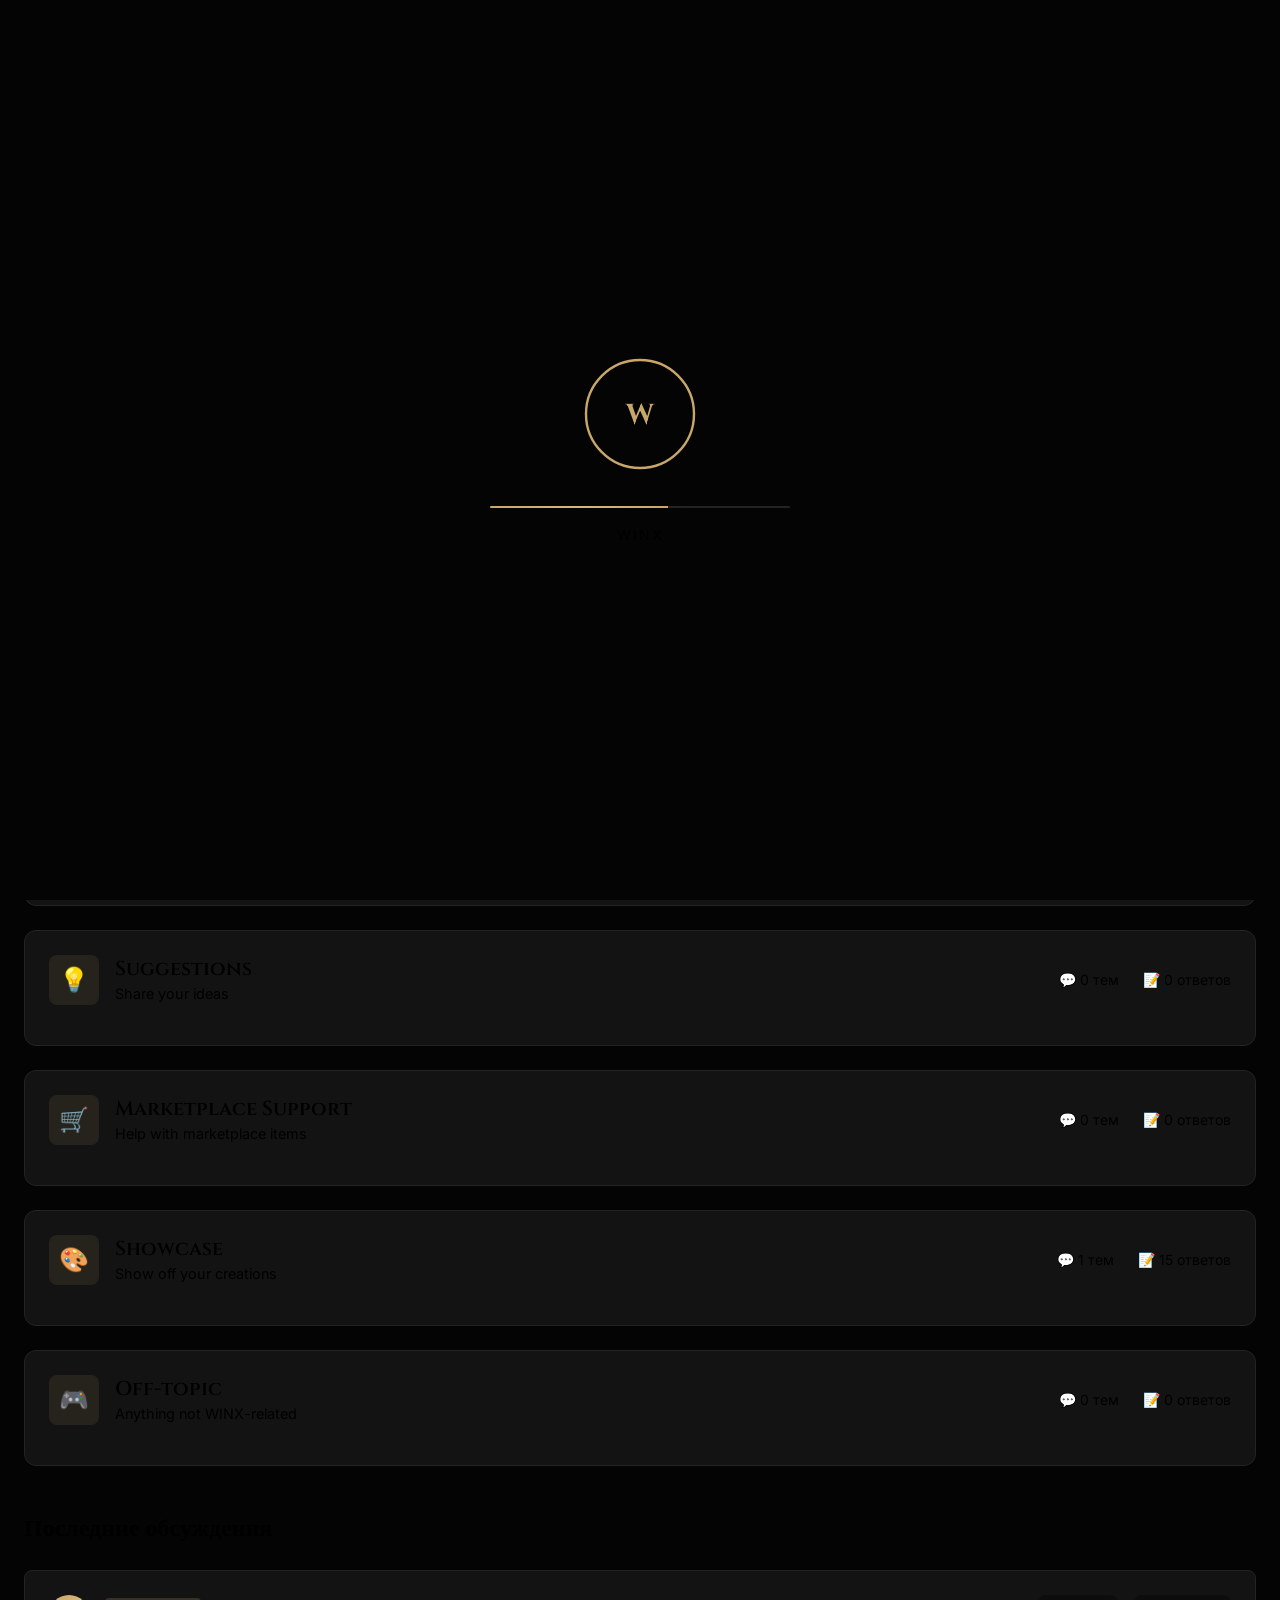
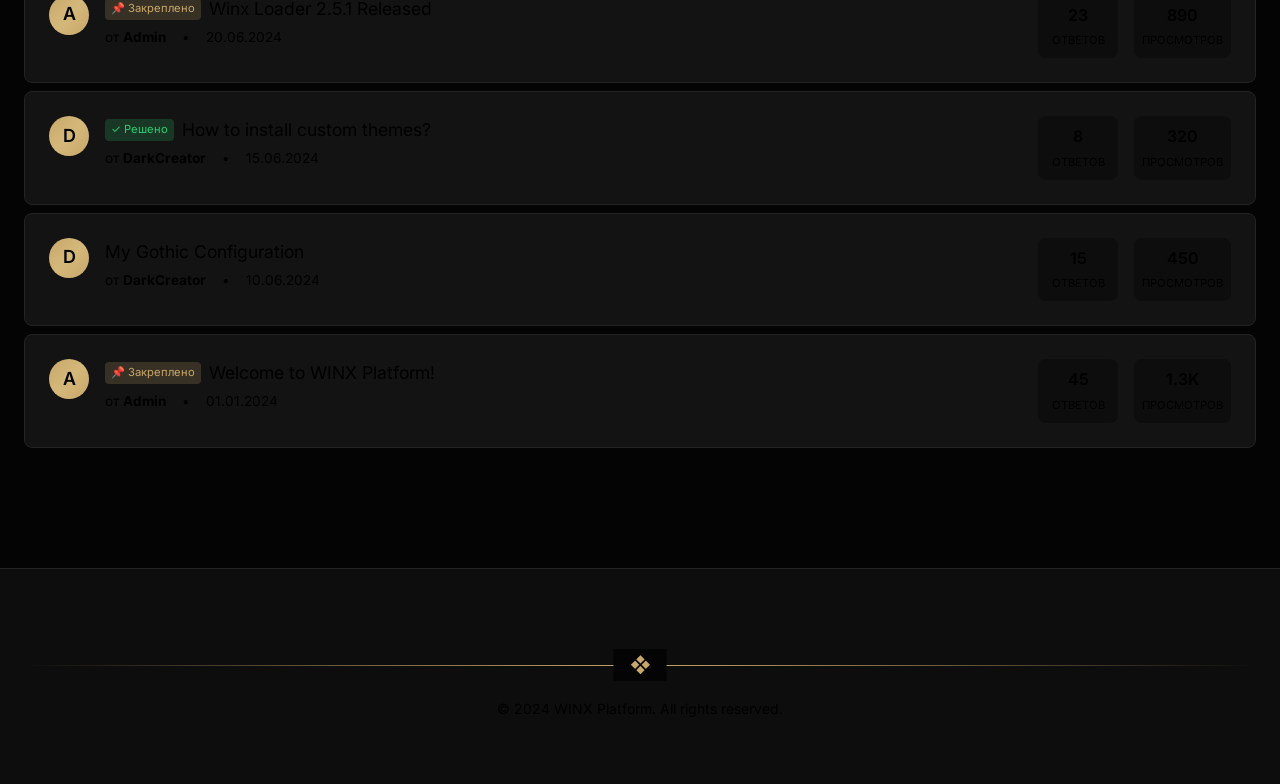
<file: forum.html>
<!DOCTYPE html>
<html lang="ru">
<head>
    <meta charset="UTF-8">
    <meta name="viewport" content="width=device-width, initial-scale=1.0">
    <title>Форум — WINX</title>
    <link rel="stylesheet" href="css/main.css">
    <link rel="stylesheet" href="css/animations.css">
    <link rel="stylesheet" href="css/components.css">
    <link rel="stylesheet" href="css/search-modal.css">
    <style>
        .forum-hero {
            padding: var(--spacing-3xl) 0;
            text-align: center;
            background: linear-gradient(180deg, var(--bg-secondary) 0%, var(--bg-primary) 100%);
        }
        .forum-layout {
            padding: var(--spacing-2xl) 0;
        }
        .category-card {
            margin-bottom: var(--spacing-lg);
            transition: all var(--transition-base);
        }
        .category-card:hover {
            border-color: var(--accent-primary);
        }
        .category-header {
            display: flex;
            align-items: center;
            gap: var(--spacing-md);
            margin-bottom: var(--spacing-md);
        }
        .category-icon {
            width: 50px;
            height: 50px;
            background: rgba(200, 167, 106, 0.1);
            border-radius: var(--radius-md);
            display: flex;
            align-items: center;
            justify-content: center;
            font-size: 1.5rem;
            flex-shrink: 0;
        }
        .category-info {
            flex: 1;
        }
        .category-stats {
            display: flex;
            gap: var(--spacing-lg);
            color: var(--text-secondary);
            font-size: 0.875rem;
        }
        .stat {
            display: flex;
            align-items: center;
            gap: var(--spacing-xs);
        }
        .forum-topics {
            margin-top: var(--spacing-2xl);
        }
        .topic-card {
            display: flex;
            gap: var(--spacing-md);
            padding: var(--spacing-lg);
            background: var(--bg-cards);
            border: 1px solid var(--border-color);
            border-radius: var(--radius-md);
            margin-bottom: var(--spacing-sm);
            transition: all var(--transition-base);
            cursor: pointer;
        }
        .topic-card:hover {
            border-color: var(--accent-primary);
            background: var(--bg-hover);
        }
        .topic-avatar {
            flex-shrink: 0;
        }
        .topic-content {
            flex: 1;
            min-width: 0;
        }
        .topic-title {
            font-size: 1.1rem;
            margin-bottom: var(--spacing-xs);
            display: flex;
            align-items: center;
            gap: var(--spacing-sm);
        }
        .topic-meta {
            display: flex;
            align-items: center;
            gap: var(--spacing-md);
            color: var(--text-secondary);
            font-size: 0.85rem;
        }
        .topic-stats {
            flex-shrink: 0;
            display: flex;
            flex-direction: column;
            align-items: center;
            gap: var(--spacing-xs);
            padding: var(--spacing-sm);
            background: var(--bg-secondary);
            border-radius: var(--radius-md);
            min-width: 80px;
        }
        .topic-stat-value {
            font-weight: 600;
            color: var(--text-primary);
        }
        .topic-stat-label {
            font-size: 0.7rem;
            color: var(--text-secondary);
            text-transform: uppercase;
        }
        .badge-pinned {
            background: rgba(200, 167, 106, 0.2);
            color: var(--accent-primary);
            font-size: 0.7rem;
            padding: 2px 6px;
            border-radius: var(--radius-sm);
        }
        .badge-solved {
            background: rgba(46, 204, 113, 0.2);
            color: #2ecc71;
            font-size: 0.7rem;
            padding: 2px 6px;
            border-radius: var(--radius-sm);
        }
        .new-topic-btn {
            position: fixed;
            bottom: var(--spacing-xl);
            right: var(--spacing-xl);
            padding: var(--spacing-md) var(--spacing-lg);
            background: var(--gradient-gold);
            color: var(--bg-primary);
            border-radius: var(--radius-full);
            font-weight: 600;
            display: flex;
            align-items: center;
            gap: var(--spacing-sm);
            box-shadow: var(--shadow-gold);
            cursor: pointer;
            transition: all var(--transition-base);
            z-index: 100;
        }
        .new-topic-btn:hover {
            transform: translateY(-3px);
            box-shadow: 0 6px 30px rgba(200, 167, 106, 0.3);
        }
    </style>
</head>
<body class="loading">
    <!-- Loading Screen -->
    <div class="loading-screen">
        <div class="loading-logo">
            <svg viewBox="0 0 100 100"><circle cx="50" cy="50" r="45" class="logo-path"/><text x="50" y="58" text-anchor="middle" fill="#C8A76A" font-size="24" font-family="Cinzel, serif" font-weight="700">W</text></svg>
        </div>
        <div class="loading-bar-container"><div class="loading-bar"></div></div>
        <div class="loading-text">WINX</div>
    </div>

    <!-- Search Modal -->
    <div class="search-modal-overlay" id="searchModal">
        <div class="search-modal">
            <div class="search-modal-input-wrapper">
                <span class="search-modal-icon">🔍</span>
                <input type="text" class="search-modal-input" placeholder="Поиск..." id="searchModalInput">
                <button class="search-modal-close" onclick="closeSearchModal()">Esc</button>
            </div>
            <div class="search-modal-hint">
                <span class="text-secondary" style="font-size: 0.8rem;">Ctrl</span> + <span class="text-secondary" style="font-size: 0.8rem;">K</span>
            </div>
            <div class="search-modal-results" id="searchModalResults"></div>
        </div>
    </div>

    <!-- Navigation -->
    <nav class="navbar">
        <div class="navbar-container">
            <a href="index.html" class="navbar-brand">
                <svg viewBox="0 0 40 40"><circle cx="20" cy="20" r="18" stroke="#C8A76A" stroke-width="2" fill="none"/><text x="20" y="26" text-anchor="middle" fill="#C8A76A" font-size="20" font-family="Cinzel, serif" font-weight="700">W</text></svg>
                WINX
            </a>
            <ul class="navbar-menu">
                <li><a href="index.html" class="navbar-link">Главная</a></li>
                <li><a href="marketplace.html" class="navbar-link">Маркетплейс</a></li>
                <li><a href="products.html" class="navbar-link">Продукты</a></li>
                <li><a href="forum.html" class="navbar-link active">Форум</a></li>
                <li><a href="documentation.html" class="navbar-link">Документация</a></li>
                <li><a href="support.html" class="navbar-link">Поддержка</a></li>
            </ul>
            <div class="navbar-actions">
                <button class="navbar-icon-btn search-btn">🔍</button>
                <button class="navbar-icon-btn notifications-btn">🔔<span class="badge" style="display: none;"></span></button>
                <div class="navbar-auth">
                    <a href="login.html" class="btn btn-secondary btn-sm">Войти</a>
                    <a href="register.html" class="btn btn-primary btn-sm">Регистрация</a>
                </div>
                <div class="mobile-menu-toggle"><span></span><span></span><span></span></div>
            </div>
        </div>
    </nav>

    <!-- Main Content -->
    <main class="main-content">
        <!-- Hero -->
        <section class="forum-hero">
            <div class="container">
                <h1 class="mb-md">Форум сообщества</h1>
                <p class="text-secondary" style="max-width: 600px; margin: 0 auto;">
                    Обсуждения, помощь и общение с сообществом WINX
                </p>
            </div>
        </section>

        <!-- Forum Content -->
        <section class="forum-layout">
            <div class="container">
                <!-- Categories -->
                <div id="categoriesList">
                    <!-- Categories loaded via JS -->
                </div>

                <!-- Recent Topics -->
                <div class="forum-topics">
                    <h2 class="mb-lg" style="font-size: 1.5rem;">Последние обсуждения</h2>
                    <div id="topicsList">
                        <!-- Topics loaded via JS -->
                    </div>
                </div>
            </div>
        </section>

        <!-- New Topic Button -->
        <button class="new-topic-btn hidden" id="newTopicBtn" onclick="handleNewTopic()">
            <span>+</span> Новая тема
        </button>
    </main>

    <!-- Footer -->
    <footer class="footer" style="background: var(--bg-secondary); border-top: 1px solid var(--border-color); padding: var(--spacing-3xl) 0; margin-top: var(--spacing-3xl);">
        <div class="container">
            <div class="divider divider-gothic mb-xl"></div>
            <div class="text-center">
                <p class="text-secondary" style="font-size: 0.875rem;">&copy; 2024 WINX Platform. All rights reserved.</p>
            </div>
        </div>
    </footer>

    <script src="js/db/database.js"></script>
    <script src="js/main.js"></script>
    <script>
        function loadCategories() {
            const categories = db.getForumCategories();
            const topics = db.getForumTopics();
            
            const container = document.getElementById('categoriesList');
            
            container.innerHTML = categories.map(cat => {
                const catTopics = topics.filter(t => t.categoryId === cat.id);
                const totalReplies = catTopics.reduce((sum, t) => sum + t.replies, 0);
                
                return `
                    <div class="card category-card" onclick="window.location.href='forum-category.html?id=${cat.id}'" style="cursor: pointer;">
                        <div class="category-header">
                            <div class="category-icon">${cat.icon}</div>
                            <div class="category-info">
                                <h4 class="mb-xs">${escapeHtml(cat.name)}</h4>
                                <p class="text-secondary" style="font-size: 0.9rem;">${escapeHtml(cat.description)}</p>
                            </div>
                            <div class="category-stats">
                                <div class="stat">
                                    <span>💬</span>
                                    <span>${catTopics.length} тем</span>
                                </div>
                                <div class="stat">
                                    <span>📝</span>
                                    <span>${totalReplies} ответов</span>
                                </div>
                            </div>
                        </div>
                    </div>
                `;
            }).join('');
        }

        function loadTopics() {
            const topics = db.getForumTopics(null, { sort: 'newest' }).slice(0, 10);
            const container = document.getElementById('topicsList');
            const user = db.getCurrentUser();
            
            const newTopicBtn = document.getElementById('newTopicBtn');
            if (user) {
                newTopicBtn.classList.remove('hidden');
            }
            
            if (topics.length === 0) {
                container.innerHTML = '<p class="text-secondary text-center">Тем пока нет</p>';
                return;
            }
            
            container.innerHTML = topics.map(topic => `
                <div class="topic-card" onclick="window.location.href='forum-topic.html?id=${topic.id}'">
                    <div class="topic-avatar">
                        ${topic.authorAvatar ? `<img src="${topic.authorAvatar}" alt="${topic.authorName}" class="avatar">` : 
                        `<div class="avatar-placeholder">${topic.authorName.charAt(0).toUpperCase()}</div>`}
                    </div>
                    <div class="topic-content">
                        <div class="topic-title">
                            ${topic.pinned ? '<span class="badge-pinned">📌 Закреплено</span>' : ''}
                            ${topic.solved ? '<span class="badge-solved">✓ Решено</span>' : ''}
                            <span>${escapeHtml(topic.title)}</span>
                        </div>
                        <div class="topic-meta">
                            <span>от <strong class="text-primary">${escapeHtml(topic.authorName)}</strong></span>
                            <span>•</span>
                            <span>${timeAgo(new Date(topic.createdAt))}</span>
                        </div>
                    </div>
                    <div class="topic-stats">
                        <div class="topic-stat-value">${topic.replies}</div>
                        <div class="topic-stat-label">Ответов</div>
                    </div>
                    <div class="topic-stats">
                        <div class="topic-stat-value">${formatNumber(topic.views)}</div>
                        <div class="topic-stat-label">Просмотров</div>
                    </div>
                </div>
            `).join('');
        }

        function handleNewTopic() {
            const user = db.getCurrentUser();
            if (!user) {
                alert('Войдите для создания темы');
                window.location.href = 'login.html';
                return;
            }
            alert('Создание темы скоро будет доступно!');
        }

        loadCategories();
        loadTopics();
    </script>
</body>
</html>
</file>
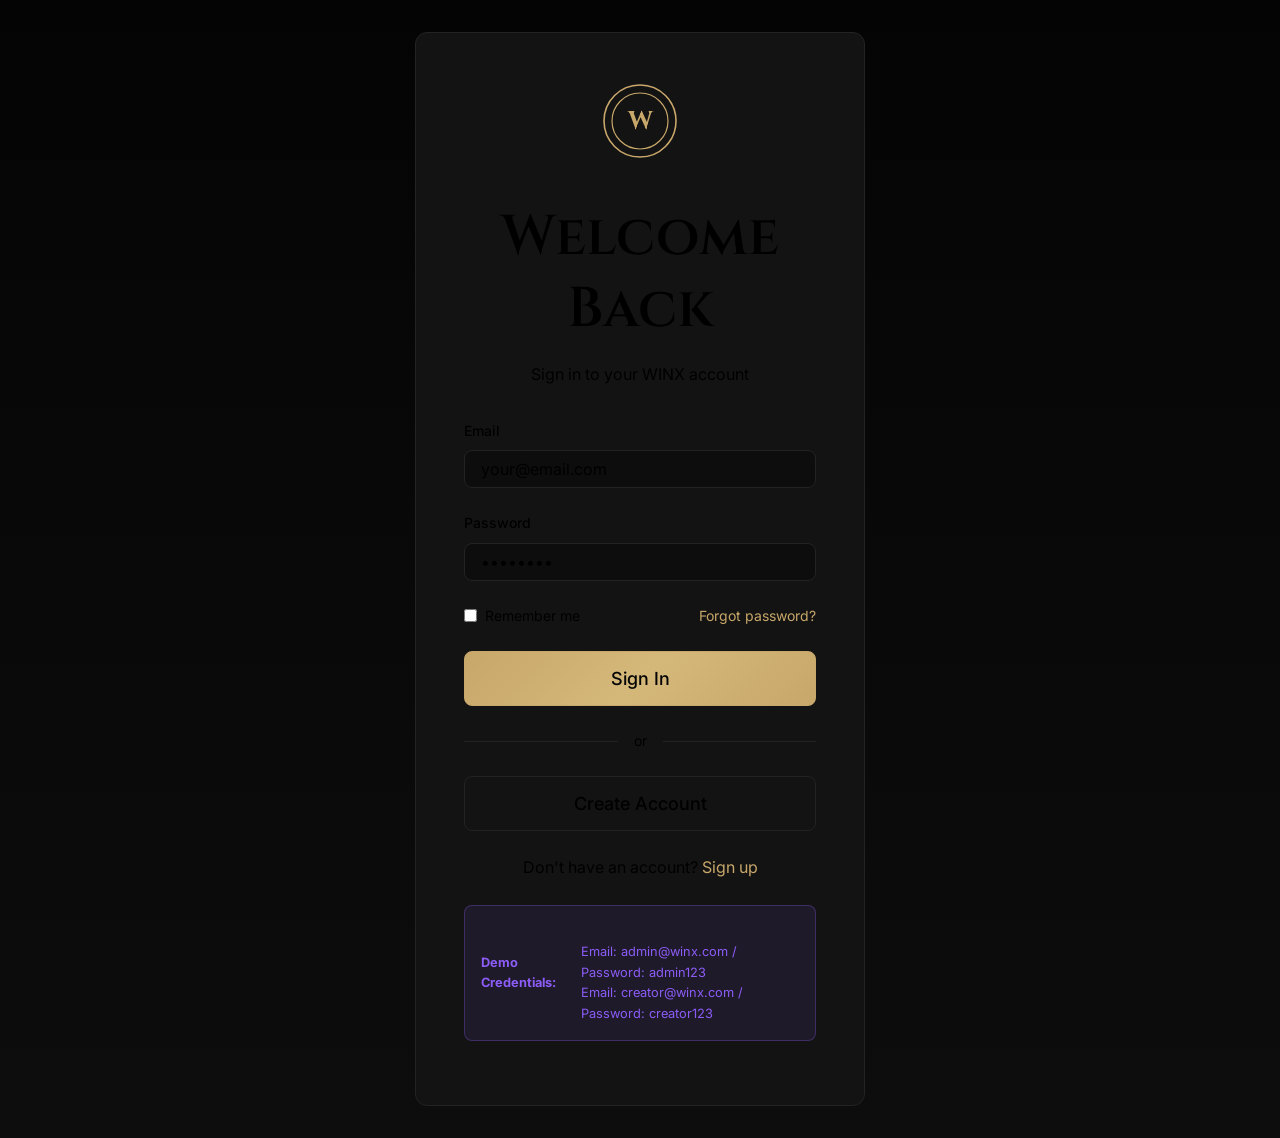
<file: login.html>
<!DOCTYPE html>
<html lang="ru">
<head>
    <meta charset="UTF-8">
    <meta name="viewport" content="width=device-width, initial-scale=1.0">
    <title>Login — WINX</title>
    <link rel="stylesheet" href="css/main.css">
    <link rel="stylesheet" href="css/animations.css">
    <link rel="stylesheet" href="css/components.css">
    <link rel="stylesheet" href="css/search-modal.css">
    <style>
        .auth-page {
            min-height: 100vh;
            display: flex;
            align-items: center;
            justify-content: center;
            background: linear-gradient(180deg, var(--bg-primary) 0%, var(--bg-secondary) 100%);
            padding: var(--spacing-xl);
        }
        .auth-card {
            width: 100%;
            max-width: 450px;
            padding: var(--spacing-2xl);
        }
        .auth-logo {
            text-align: center;
            margin-bottom: var(--spacing-xl);
        }
        .auth-logo svg {
            width: 80px;
            height: 80px;
        }
        .auth-title {
            text-align: center;
            margin-bottom: var(--spacing-md);
        }
        .auth-subtitle {
            text-align: center;
            color: var(--text-secondary);
            margin-bottom: var(--spacing-xl);
        }
        .auth-divider {
            display: flex;
            align-items: center;
            margin: var(--spacing-lg) 0;
            color: var(--text-secondary);
            font-size: 0.875rem;
        }
        .auth-divider::before,
        .auth-divider::after {
            content: '';
            flex: 1;
            height: 1px;
            background: var(--border-color);
        }
        .auth-divider span {
            padding: 0 var(--spacing-md);
        }
        .form-footer {
            text-align: center;
            margin-top: var(--spacing-lg);
            color: var(--text-secondary);
        }
        .form-footer a {
            color: var(--accent-primary);
        }
        .alert {
            margin-bottom: var(--spacing-md);
        }
    </style>
</head>
<body>
    <div class="auth-page">
        <div class="card auth-card animate-fade-in-up">
            <div class="auth-logo">
                <svg viewBox="0 0 100 100" xmlns="http://www.w3.org/2000/svg">
                    <circle cx="50" cy="50" r="45" stroke="#C8A76A" stroke-width="2" fill="none"/>
                    <circle cx="50" cy="50" r="35" stroke="#C8A76A" stroke-width="1.5" fill="none"/>
                    <text x="50" y="60" text-anchor="middle" fill="#C8A76A" font-size="32" font-family="Cinzel, serif" font-weight="700">W</text>
                </svg>
            </div>
            
            <h1 class="auth-title">Welcome Back</h1>
            <p class="auth-subtitle">Sign in to your WINX account</p>
            
            <div id="loginError"></div>
            
            <form id="loginForm" onsubmit="handleLogin(event)">
                <div class="form-group">
                    <label class="form-label" for="email">Email</label>
                    <input type="email" id="email" class="form-input" placeholder="your@email.com" required>
                </div>
                
                <div class="form-group">
                    <label class="form-label" for="password">Password</label>
                    <input type="password" id="password" class="form-input" placeholder="••••••••" required>
                </div>
                
                <div class="flex justify-between items-center mb-lg">
                    <label style="display: flex; align-items: center; gap: var(--spacing-sm); color: var(--text-secondary); font-size: 0.875rem;">
                        <input type="checkbox" id="remember">
                        Remember me
                    </label>
                    <a href="forgot-password.html" class="text-gold" style="font-size: 0.875rem;">Forgot password?</a>
                </div>
                
                <button type="submit" class="btn btn-primary btn-lg" style="width: 100%;">
                    Sign In
                </button>
            </form>
            
            <div class="auth-divider">
                <span>or</span>
            </div>
            
            <button class="btn btn-secondary btn-lg" style="width: 100%;" onclick="window.location.href='register.html'">
                Create Account
            </button>
            
            <div class="form-footer">
                <p>Don't have an account? <a href="register.html">Sign up</a></p>
            </div>
            
            <!-- Demo credentials -->
            <div class="alert alert-info mt-lg" style="font-size: 0.8rem;">
                <strong>Demo Credentials:</strong><br>
                Email: admin@winx.com / Password: admin123<br>
                Email: creator@winx.com / Password: creator123
            </div>
        </div>
    </div>

    <!-- Search Modal -->
    <div class="search-modal-overlay" id="searchModal">
        <div class="search-modal">
            <div class="search-modal-input-wrapper">
                <span class="search-modal-icon">🔍</span>
                <input type="text" class="search-modal-input" placeholder="Поиск..." id="searchModalInput">
                <button class="search-modal-close" onclick="closeSearchModal()">Esc</button>
            </div>
            <div class="search-modal-hint">
                <span class="text-secondary" style="font-size: 0.8rem;">Быстрый поиск:</span>
                <kbd>Ctrl</kbd> + <kbd>K</kbd>
            </div>
            <div class="search-modal-results" id="searchModalResults"></div>
        </div>
    </div>

    <script src="js/db/database.js"></script>
    <script src="js/main.js"></script>
    <script>
        // Check if already logged in
        if (db.getCurrentUser()) {
            window.location.href = 'index.html';
        }
        
        function handleLogin(event) {
            event.preventDefault();
            
            const email = document.getElementById('email').value;
            const password = document.getElementById('password').value;
            const errorDiv = document.getElementById('loginError');
            
            const result = db.login(email, password);
            
            if (result.success) {
                window.location.href = 'index.html';
            } else {
                errorDiv.innerHTML = `
                    <div class="alert alert-danger">
                        ${escapeHtml(result.error)}
                    </div>
                `;
            }
        }
    </script>
</body>
</html>
</file>
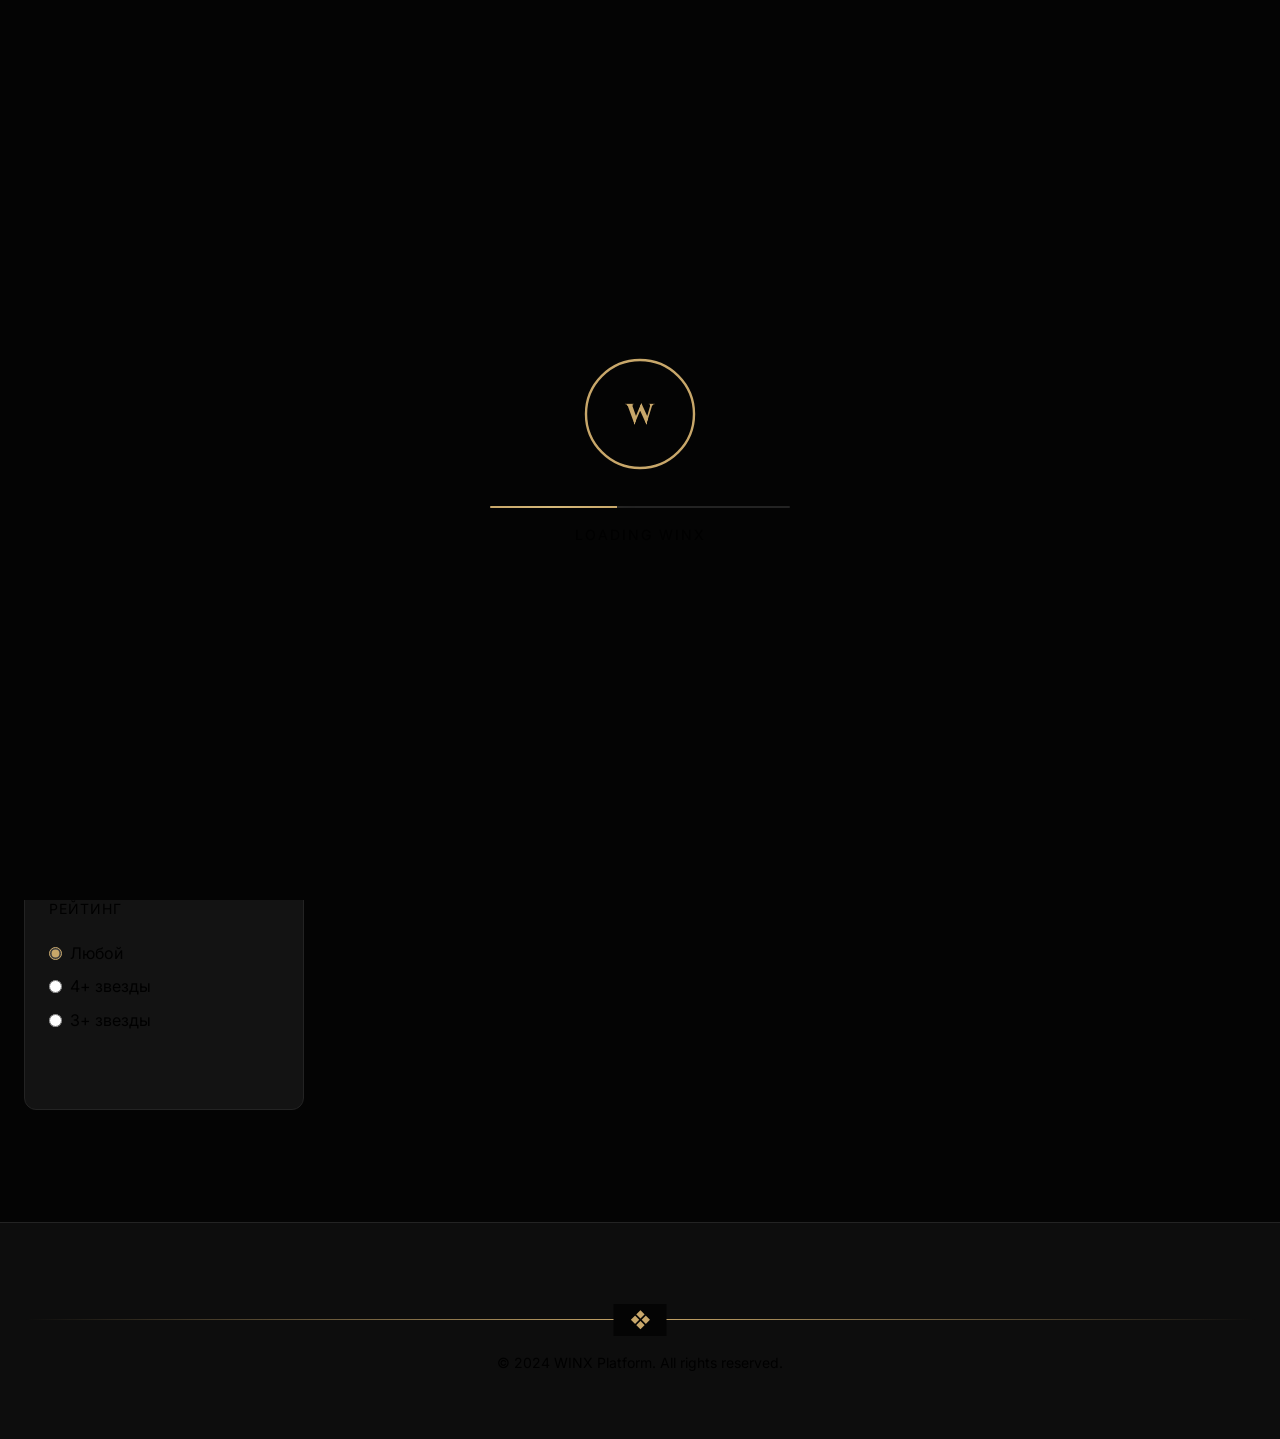
<file: marketplace.html>
<!DOCTYPE html>
<html lang="ru">
<head>
    <meta charset="UTF-8">
    <meta name="viewport" content="width=device-width, initial-scale=1.0">
    <title>Marketplace — WINX</title>
    <link rel="stylesheet" href="css/main.css">
    <link rel="stylesheet" href="css/animations.css">
    <link rel="stylesheet" href="css/components.css">
    <style>
        .marketplace-hero {
            padding: var(--spacing-3xl) 0;
            text-align: center;
            background: linear-gradient(180deg, var(--bg-secondary) 0%, var(--bg-primary) 100%);
        }
        .marketplace-layout {
            display: grid;
            grid-template-columns: 280px 1fr;
            gap: var(--spacing-xl);
            padding: var(--spacing-2xl) 0;
        }
        .filters-sidebar {
            position: sticky;
            top: 100px;
            height: fit-content;
        }
        .filter-section {
            margin-bottom: var(--spacing-lg);
            padding-bottom: var(--spacing-lg);
            border-bottom: 1px solid var(--border-color);
        }
        .filter-section:last-child {
            border-bottom: none;
        }
        .filter-title {
            font-size: 0.875rem;
            text-transform: uppercase;
            letter-spacing: 1px;
            color: var(--text-secondary);
            margin-bottom: var(--spacing-md);
        }
        .filter-option {
            display: flex;
            align-items: center;
            gap: var(--spacing-sm);
            padding: var(--spacing-xs) 0;
            color: var(--text-secondary);
            cursor: pointer;
            transition: color var(--transition-base);
        }
        .filter-option:hover,
        .filter-option.active {
            color: var(--accent-primary);
        }
        .filter-option input {
            accent-color: var(--accent-primary);
        }
        .marketplace-grid {
            display: grid;
            grid-template-columns: repeat(auto-fill, minmax(280px, 1fr));
            gap: var(--spacing-lg);
        }
        .marketplace-card {
            transition: all var(--transition-base);
            cursor: pointer;
        }
        .marketplace-card:hover {
            transform: translateY(-5px);
            box-shadow: var(--shadow-gold);
        }
        .marketplace-card-image {
            width: 100%;
            aspect-ratio: 16/10;
            border-radius: var(--radius-md);
            margin-bottom: var(--spacing-md);
            display: flex;
            align-items: center;
            justify-content: center;
            font-size: 3rem;
            background: linear-gradient(135deg, #1a1a2e 0%, #2d1b4e 100%);
        }
        .marketplace-card-author {
            display: flex;
            align-items: center;
            gap: var(--spacing-sm);
            margin-top: var(--spacing-md);
            padding-top: var(--spacing-md);
            border-top: 1px solid var(--border-color);
        }
        .sort-bar {
            display: flex;
            justify-content: space-between;
            align-items: center;
            margin-bottom: var(--spacing-lg);
            flex-wrap: wrap;
            gap: var(--spacing-md);
        }
        .sort-options {
            display: flex;
            gap: var(--spacing-sm);
        }
        .results-count {
            color: var(--text-secondary);
        }
        .upload-btn {
            position: fixed;
            bottom: var(--spacing-xl);
            right: var(--spacing-xl);
            width: 60px;
            height: 60px;
            border-radius: 50%;
            background: var(--gradient-gold);
            color: var(--bg-primary);
            display: flex;
            align-items: center;
            justify-content: center;
            font-size: 1.5rem;
            box-shadow: var(--shadow-gold);
            cursor: pointer;
            transition: all var(--transition-base);
            z-index: 100;
        }
        .upload-btn:hover {
            transform: scale(1.1);
        }
    </style>
</head>
<body class="loading">
    <!-- Loading Screen -->
    <div class="loading-screen">
        <div class="loading-logo">
            <svg viewBox="0 0 100 100"><circle cx="50" cy="50" r="45" class="logo-path"/><text x="50" y="58" text-anchor="middle" fill="#C8A76A" font-size="24" font-family="Cinzel, serif" font-weight="700">W</text></svg>
        </div>
        <div class="loading-bar-container"><div class="loading-bar"></div></div>
        <div class="loading-text">Loading WINX</div>
    </div>

    <!-- Navigation -->
    <nav class="navbar">
        <div class="navbar-container">
            <a href="index.html" class="navbar-brand">
                <svg viewBox="0 0 40 40"><circle cx="20" cy="20" r="18" stroke="#C8A76A" stroke-width="2" fill="none"/><text x="20" y="26" text-anchor="middle" fill="#C8A76A" font-size="20" font-family="Cinzel, serif" font-weight="700">W</text></svg>
                WINX
            </a>
            <ul class="navbar-menu">
                <li><a href="index.html" class="navbar-link">Главная</a></li>
                <li><a href="marketplace.html" class="navbar-link active">Маркетплейс</a></li>
                <li><a href="products.html" class="navbar-link">Продукты</a></li>
                <li><a href="forum.html" class="navbar-link">Форум</a></li>
                <li><a href="documentation.html" class="navbar-link">Документация</a></li>
                <li><a href="support.html" class="navbar-link">Поддержка</a></li>
            </ul>
            <div class="navbar-actions">
                <button class="navbar-icon-btn search-btn">🔍</button>
                <button class="navbar-icon-btn notifications-btn">🔔<span class="badge" style="display: none;"></span></button>
                <div class="navbar-auth">
                    <a href="login.html" class="btn btn-secondary btn-sm">Войти</a>
                    <a href="register.html" class="btn btn-primary btn-sm">Регистрация</a>
                </div>
                <div class="mobile-menu-toggle"><span></span><span></span><span></span></div>
            </div>
        </div>
    </nav>

    <!-- Main Content -->
    <main class="main-content">
        <!-- Hero -->
        <section class="marketplace-hero">
            <div class="container">
                <h1 class="mb-md">Маркетплейс</h1>
                <p class="text-secondary" style="max-width: 600px; margin: 0 auto;">
                    Контент от сообщества для Winx Loader: темы, конфигурации, модули и многое другое.
                </p>
            </div>
        </section>

        <!-- Marketplace Content -->
        <section class="marketplace-section">
            <div class="container">
                <div class="marketplace-layout">
                    <!-- Filters Sidebar -->
                    <aside class="filters-sidebar">
                        <div class="card">
                            <div class="filter-section">
                                <div class="filter-title">Категории</div>
                                <label class="filter-option">
                                    <input type="radio" name="category" value="all" checked>
                                    Все категории
                                </label>
                                <label class="filter-option">
                                    <input type="radio" name="category" value="themes">
                                    Темы
                                </label>
                                <label class="filter-option">
                                    <input type="radio" name="category" value="configurations">
                                    Конфигурации
                                </label>
                                <label class="filter-option">
                                    <input type="radio" name="category" value="hud-layouts">
                                    HUD Layouts
                                </label>
                                <label class="filter-option">
                                    <input type="radio" name="category" value="animations">
                                    Анимации
                                </label>
                                <label class="filter-option">
                                    <input type="radio" name="category" value="modules">
                                    Модули
                                </label>
                            </div>
                            
                            <div class="filter-section">
                                <div class="filter-title">Цена</div>
                                <label class="filter-option">
                                    <input type="radio" name="price" value="all" checked>
                                    Любая
                                </label>
                                <label class="filter-option">
                                    <input type="radio" name="price" value="free">
                                    Бесплатно
                                </label>
                                <label class="filter-option">
                                    <input type="radio" name="price" value="paid">
                                    Платно
                                </label>
                            </div>
                            
                            <div class="filter-section">
                                <div class="filter-title">Рейтинг</div>
                                <label class="filter-option">
                                    <input type="radio" name="rating" value="all" checked>
                                    Любой
                                </label>
                                <label class="filter-option">
                                    <input type="radio" name="rating" value="4">
                                    4+ звезды
                                </label>
                                <label class="filter-option">
                                    <input type="radio" name="rating" value="3">
                                    3+ звезды
                                </label>
                            </div>
                        </div>
                    </aside>

                    <!-- Main Content -->
                    <div>
                        <!-- Sort Bar -->
                        <div class="sort-bar">
                            <span class="results-count" id="resultsCount">Loading...</span>
                            <div class="sort-options">
                                <select class="form-select" id="sortSelect" style="width: auto;">
                                    <option value="newest">Новые</option>
                                    <option value="popular">Популярные</option>
                                    <option value="rating">По рейтингу</option>
                                    <option value="downloads">По загрузкам</option>
                                    <option value="price-low">Цена: по возрастанию</option>
                                    <option value="price-high">Цена: по убыванию</option>
                                </select>
                            </div>
                        </div>

                        <!-- Items Grid -->
                        <div class="marketplace-grid" id="marketplaceGrid">
                            <!-- Items loaded via JS -->
                        </div>
                    </div>
                </div>
            </div>
        </section>

        <!-- Upload Button (shown for logged in users) -->
        <button class="upload-btn hidden" id="uploadBtn" onclick="alert('Upload feature coming soon!')" title="Upload Item">
            +
        </button>
    </main>

    <!-- Footer -->
    <footer class="footer" style="background: var(--bg-secondary); border-top: 1px solid var(--border-color); padding: var(--spacing-3xl) 0; margin-top: var(--spacing-3xl);">
        <div class="container">
            <div class="divider divider-gothic mb-xl"></div>
            <div class="text-center">
                <p class="text-secondary" style="font-size: 0.875rem;">&copy; 2024 WINX Platform. All rights reserved.</p>
            </div>
        </div>
    </footer>

    <script src="js/db/database.js"></script>
    <script src="js/main.js"></script>
    <script>
        let currentFilters = {
            category: 'all',
            price: 'all',
            sort: 'newest'
        };

        function loadMarketplace() {
            const items = db.getMarketplaceItems(currentFilters);
            const grid = document.getElementById('marketplaceGrid');
            const countEl = document.getElementById('resultsCount');
            const user = db.getCurrentUser();
            
            countEl.textContent = `Найдено: ${items.length}`;
            
            // Show upload button for logged in users
            const uploadBtn = document.getElementById('uploadBtn');
            if (user) {
                uploadBtn.classList.remove('hidden');
            }
            
            if (items.length === 0) {
                grid.innerHTML = `
                    <div class="text-center" style="grid-column: 1/-1; padding: var(--spacing-3xl);">
                        <div style="font-size: 4rem; margin-bottom: var(--spacing-md);">🛒</div>
                        <h3 class="mb-sm">Товары не найдены</h3>
                        <p class="text-secondary">Попробуйте изменить фильтры</p>
                    </div>
                `;
                return;
            }
            
            grid.innerHTML = items.map(item => `
                <div class="card marketplace-card" onclick="window.location.href='marketplace-item.html?id=${item.id}'">
                    <div class="card-badge ${item.price === 0 ? 'card-badge-free' : 'card-badge-paid'}">
                        ${item.price === 0 ? 'Free' : '$' + item.price.toFixed(2)}
                    </div>
                    <div class="marketplace-card-image">
                        ${getCategoryIcon(item.category)}
                    </div>
                    <h4 class="mb-sm" style="font-size: 1.1rem;">${escapeHtml(item.name)}</h4>
                    <p class="text-secondary mb-md" style="font-size: 0.85rem; display: -webkit-box; -webkit-line-clamp: 2; -webkit-box-orient: vertical; overflow: hidden;">
                        ${escapeHtml(item.description)}
                    </p>
                    <div class="flex justify-between items-center mb-md">
                        <div class="rating" style="font-size: 0.85rem;">
                            ${getStars(item.rating)}
                            <span class="rating-value">(${item.reviewsCount})</span>
                        </div>
                        <span class="text-secondary" style="font-size: 0.85rem;">📥 ${formatNumber(item.downloads)}</span>
                    </div>
                    <div class="marketplace-card-author">
                        ${item.authorAvatar ? `<img src="${item.authorAvatar}" alt="${item.authorName}" class="avatar avatar-sm">` : 
                        `<div class="avatar-placeholder avatar-sm">${item.authorName.charAt(0).toUpperCase()}</div>`}
                        <span class="text-secondary" style="font-size: 0.85rem;">${escapeHtml(item.authorName)}</span>
                        ${item.verified ? '<span class="badge badge-gold" style="font-size: 0.65rem; padding: 2px 6px;">✓</span>' : ''}
                    </div>
                </div>
            `).join('');
        }

        function getCategoryIcon(category) {
            const icons = {
                'themes': '🎨',
                'configurations': '⚙️',
                'hud-layouts': '📐',
                'animations': '✨',
                'modules': '🧩',
                'scripts': '📜',
                'textures': '🖼️'
            };
            return icons[category] || '📦';
        }

        function getStars(rating) {
            let stars = '';
            for (let i = 1; i <= 5; i++) {
                stars += i <= Math.round(rating) ? '★' : '☆';
            }
            return stars;
        }

        // Filter event listeners
        document.querySelectorAll('input[name="category"]').forEach(radio => {
            radio.addEventListener('change', (e) => {
                currentFilters.category = e.target.value === 'all' ? null : e.target.value;
                loadMarketplace();
            });
        });

        document.querySelectorAll('input[name="price"]').forEach(radio => {
            radio.addEventListener('change', (e) => {
                currentFilters.price = e.target.value === 'all' ? undefined : e.target.value;
                loadMarketplace();
            });
        });

        document.getElementById('sortSelect').addEventListener('change', (e) => {
            currentFilters.sort = e.target.value;
            loadMarketplace();
        });

        // Initial load
        loadMarketplace();
    </script>
</body>
</html>
</file>
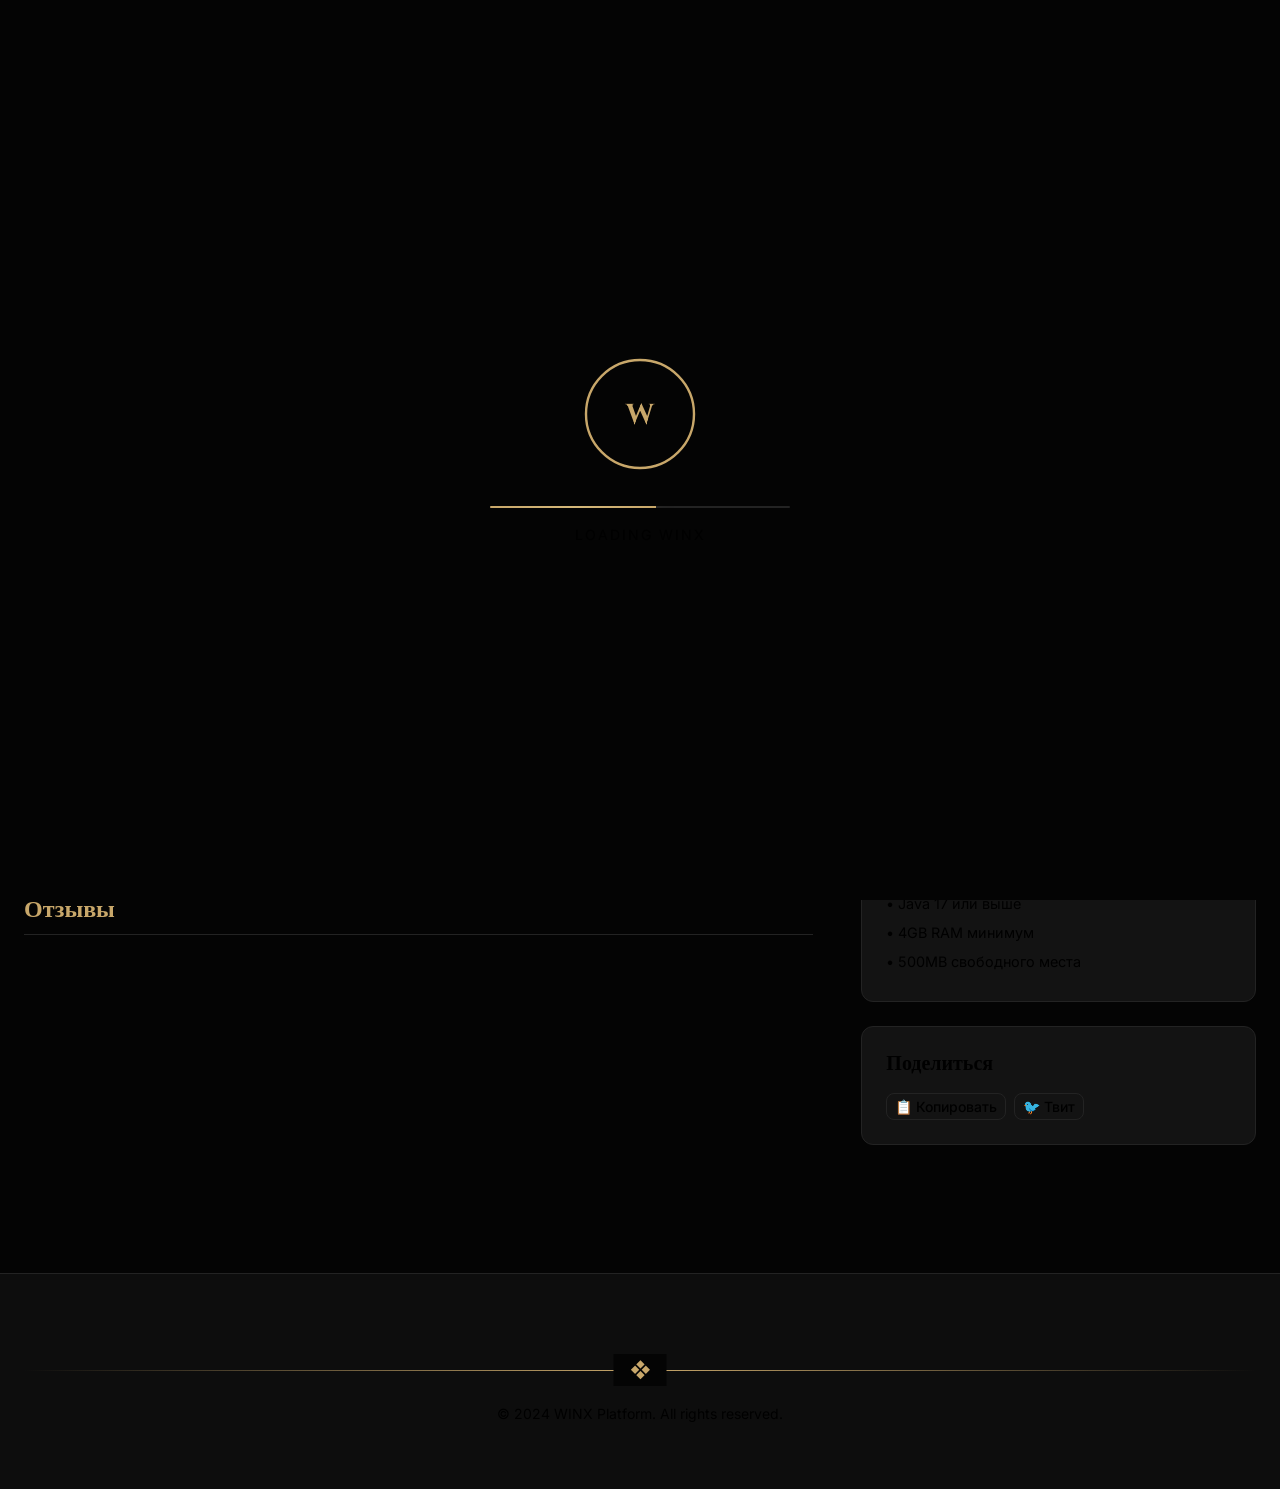
<file: product-winxloader.html>
<!DOCTYPE html>
<html lang="ru">
<head>
    <meta charset="UTF-8">
    <meta name="viewport" content="width=device-width, initial-scale=1.0">
    <title>Winx Loader — WINX</title>
    <link rel="stylesheet" href="css/main.css">
    <link rel="stylesheet" href="css/animations.css">
    <link rel="stylesheet" href="css/components.css">
    <style>
        .product-detail-hero {
            padding: var(--spacing-3xl) 0;
            background: linear-gradient(135deg, #1a1a2e 0%, #16213e 50%, #1a1a2e 100%);
            position: relative;
            overflow: hidden;
        }
        .product-detail-hero::before {
            content: '';
            position: absolute;
            top: 0;
            left: 0;
            right: 0;
            bottom: 0;
            background: url("data:image/svg+xml,%3Csvg width='60' height='60' viewBox='0 0 60 60' xmlns='http://www.w3.org/2000/svg'%3E%3Cg fill='none' fill-rule='evenodd'%3E%3Cg fill='%23C8A76A' fill-opacity='0.05'%3E%3Cpath d='M36 34v-4h-2v4h-4v2h4v4h2v-4h4v-2h-4zm0-30V0h-2v4h-4v2h4v4h2V6h4V4h-4zM6 34v-4H4v4H0v2h4v4h2v-4h4v-2H6zM6 4V0H4v4H0v2h4v4h2V6h4V4H6z'/%3E%3C/g%3E%3C/g%3E%3C/svg%3E");
            opacity: 0.5;
        }
        .product-icon-large {
            width: 120px;
            height: 120px;
            background: var(--gradient-gold);
            border-radius: var(--radius-xl);
            display: flex;
            align-items: center;
            justify-content: center;
            font-size: 4rem;
            margin-bottom: var(--spacing-lg);
            box-shadow: var(--shadow-gold);
        }
        .product-meta {
            display: flex;
            gap: var(--spacing-lg);
            flex-wrap: wrap;
            margin: var(--spacing-lg) 0;
        }
        .meta-item {
            display: flex;
            align-items: center;
            gap: var(--spacing-sm);
            color: var(--text-secondary);
        }
        .meta-item strong {
            color: var(--text-primary);
        }
        .section-title-gold {
            color: var(--accent-primary);
            font-size: 1.5rem;
            margin-bottom: var(--spacing-md);
            padding-bottom: var(--spacing-sm);
            border-bottom: 1px solid var(--border-color);
        }
        .feature-list {
            display: grid;
            grid-template-columns: repeat(auto-fill, minmax(250px, 1fr));
            gap: var(--spacing-md);
            margin: var(--spacing-lg) 0;
        }
        .feature-item {
            display: flex;
            align-items: center;
            gap: var(--spacing-md);
            padding: var(--spacing-md);
            background: var(--bg-secondary);
            border-radius: var(--radius-md);
            border: 1px solid var(--border-color);
        }
        .feature-icon {
            width: 40px;
            height: 40px;
            background: rgba(200, 167, 106, 0.1);
            border-radius: var(--radius-md);
            display: flex;
            align-items: center;
            justify-content: center;
            font-size: 1.25rem;
            flex-shrink: 0;
        }
        .version-history {
            margin: var(--spacing-lg) 0;
        }
        .version-item {
            padding: var(--spacing-md);
            border-left: 2px solid var(--border-color);
            padding-left: var(--spacing-lg);
            margin-bottom: var(--spacing-md);
            position: relative;
        }
        .version-item::before {
            content: '';
            position: absolute;
            left: -6px;
            top: var(--spacing-md);
            width: 10px;
            height: 10px;
            background: var(--accent-primary);
            border-radius: 50%;
        }
        .version-header {
            display: flex;
            justify-content: space-between;
            align-items: center;
            margin-bottom: var(--spacing-sm);
        }
        .version-number {
            color: var(--accent-primary);
            font-weight: 600;
        }
        .version-date {
            color: var(--text-secondary);
            font-size: 0.875rem;
        }
        .reviews-section {
            margin: var(--spacing-2xl) 0;
        }
        .review-card {
            background: var(--bg-secondary);
            border: 1px solid var(--border-color);
            border-radius: var(--radius-md);
            padding: var(--spacing-lg);
            margin-bottom: var(--spacing-md);
        }
        .review-header {
            display: flex;
            align-items: center;
            gap: var(--spacing-md);
            margin-bottom: var(--spacing-md);
        }
        .download-section {
            position: sticky;
            top: 100px;
            background: var(--bg-cards);
            border: 1px solid var(--border-color);
            border-radius: var(--radius-lg);
            padding: var(--spacing-xl);
        }
    </style>
</head>
<body class="loading">
    <!-- Loading Screen -->
    <div class="loading-screen">
        <div class="loading-logo">
            <svg viewBox="0 0 100 100"><circle cx="50" cy="50" r="45" class="logo-path"/><text x="50" y="58" text-anchor="middle" fill="#C8A76A" font-size="24" font-family="Cinzel, serif" font-weight="700">W</text></svg>
        </div>
        <div class="loading-bar-container"><div class="loading-bar"></div></div>
        <div class="loading-text">Loading WINX</div>
    </div>

    <!-- Navigation -->
    <nav class="navbar">
        <div class="navbar-container">
            <a href="index.html" class="navbar-brand">
                <svg viewBox="0 0 40 40"><circle cx="20" cy="20" r="18" stroke="#C8A76A" stroke-width="2" fill="none"/><text x="20" y="26" text-anchor="middle" fill="#C8A76A" font-size="20" font-family="Cinzel, serif" font-weight="700">W</text></svg>
                WINX
            </a>
            <ul class="navbar-menu">
                <li><a href="index.html" class="navbar-link">Главная</a></li>
                <li><a href="marketplace.html" class="navbar-link">Маркетплейс</a></li>
                <li><a href="products.html" class="navbar-link active">Продукты</a></li>
                <li><a href="forum.html" class="navbar-link">Форум</a></li>
                <li><a href="documentation.html" class="navbar-link">Документация</a></li>
                <li><a href="support.html" class="navbar-link">Поддержка</a></li>
            </ul>
            <div class="navbar-actions">
                <button class="navbar-icon-btn search-btn">🔍</button>
                <button class="navbar-icon-btn notifications-btn">🔔<span class="badge" style="display: none;"></span></button>
                <div class="navbar-auth">
                    <a href="login.html" class="btn btn-secondary btn-sm">Войти</a>
                    <a href="register.html" class="btn btn-primary btn-sm">Регистрация</a>
                </div>
                <div class="mobile-menu-toggle"><span></span><span></span><span></span></div>
            </div>
        </div>
    </nav>

    <!-- Main Content -->
    <main class="main-content">
        <!-- Product Hero -->
        <section class="product-detail-hero">
            <div class="container">
                <div class="grid" style="grid-template-columns: 1fr 350px; gap: var(--spacing-xl);">
                    <div>
                        <div class="product-icon-large">⚡</div>
                        <h1 class="mb-sm">Winx Loader</h1>
                        <p class="text-secondary mb-md" style="font-size: 1.125rem;">Premium Minecraft utility platform with advanced features for enhanced gameplay experience.</p>
                        
                        <div class="product-meta">
                            <div class="meta-item">
                                <span>⭐</span>
                                <strong id="productRating">4.9</strong>
                                <span class="text-secondary" id="productReviews">(2,341 reviews)</span>
                            </div>
                            <div class="meta-item">
                                <span>📥</span>
                                <strong id="productDownloads">125,847</strong>
                                <span class="text-secondary">downloads</span>
                            </div>
                            <div class="meta-item">
                                <span>📦</span>
                                <strong id="productVersion">2.5.1</strong>
                                <span class="text-secondary">latest version</span>
                            </div>
                            <div class="meta-item">
                                <span>🏷️</span>
                                <span class="badge badge-green">Free</span>
                            </div>
                        </div>
                    </div>
                    
                    <div>
                        <div class="download-section">
                            <h3 class="mb-md">Скачать Winx Loader</h3>
                            <p class="text-secondary mb-md" style="font-size: 0.9rem;">Бесплатная загрузка со всеми функциями</p>
                            
                            <button class="btn btn-primary btn-lg" style="width: 100%; margin-bottom: var(--spacing-sm);" onclick="handleDownload()">
                                📥 Скачать
                            </button>
                            <button class="btn btn-secondary btn-lg" style="width: 100%;" onclick="openModal('installModal')">
                                📖 Инструкция
                            </button>
                            
                            <div class="mt-md" style="padding-top: var(--spacing-md); border-top: 1px solid var(--border-color);">
                                <p class="text-secondary" style="font-size: 0.75rem;">
                                    ✓ Без вирусов &nbsp; ✓ Автообновления &nbsp; ✓ Windows 10/11
                                </p>
                            </div>
                        </div>
                    </div>
                </div>
            </div>
        </section>

        <!-- Product Details -->
        <section class="product-details-section" style="padding: var(--spacing-3xl) 0;">
            <div class="container">
                <div class="grid" style="grid-template-columns: 2fr 1fr; gap: var(--spacing-2xl);">
                    <div>
                        <!-- Features -->
                        <h2 class="section-title-gold">Функции</h2>
                        
                        <!-- Description -->
                        <h2 class="section-title-gold mt-xl">Описание</h2>
                        
                        <!-- Version History -->
                        <h2 class="section-title-gold mt-xl">История версий</h2>
                        
                        <!-- Reviews -->
                        <h2 class="section-title-gold mt-xl">Отзывы</h2>
                        <div id="reviewsList" class="reviews-section">
                            <!-- Reviews loaded via JS -->
                        </div>
                    </div>
                    
                    <!-- Sidebar -->
                    <div>
                        <div class="card mb-lg">
                            <h4 class="mb-md">Поддерживаемые версии</h4>
                            <div id="supportedVersions" class="flex flex-col gap-sm">
                                <!-- Loaded via JS -->
                            </div>
                        </div>
                        
                        <div class="card mb-lg">
                            <h4 class="mb-md">Системные требования</h4>
                            <ul class="text-secondary" style="line-height: 2; font-size: 0.9rem;">
                                <li>• Windows 10/11</li>
                                <li>• Java 17 или выше</li>
                                <li>• 4GB RAM минимум</li>
                                <li>• 500MB свободного места</li>
                            </ul>
                        </div>
                        
                        <div class="card">
                            <h4 class="mb-md">Поделиться</h4>
                            <div class="flex gap-sm">
                                <button class="btn btn-secondary btn-sm">📋 Копировать</button>
                                <button class="btn btn-secondary btn-sm">🐦 Твит</button>
                            </div>
                        </div>
                    </div>
                </div>
            </div>
        </section>
    </main>

    <!-- Installation Modal -->
    <div id="installModal" class="modal-overlay">
        <div class="modal" style="max-width: 600px;">
            <div class="modal-header">
                <h3 class="modal-title">Инструкция по установке</h3>
                <button class="modal-close" onclick="closeModal('installModal')">✕</button>
            </div>
            <div class="modal-body">
                <ol style="line-height: 2; color: var(--text-secondary);">
                    <li class="mb-md"><strong class="text-primary">Скачайте</strong> установщик с помощью кнопки выше</li>
                    <li class="mb-md"><strong class="text-primary">Запустите</strong> установщик от имени администратора</li>
                    <li class="mb-md"><strong class="text-primary">Выберите</strong> директорию для установки</li>
                    <li class="mb-md"><strong class="text-primary">Запустите</strong> Winx Loader с ярлыка на рабочем столе</li>
                    <li class="mb-md"><strong class="text-primary">Настройте</strong> параметры в приложении</li>
                    <li class="mb-md"><strong class="text-primary">Наслаждайтесь</strong> улучшенным Minecraft!</li>
                </ol>
                <div class="alert alert-info mt-md">
                    <strong>Важно:</strong> Убедитесь, что у вас установлена Java 17 или выше перед запуском Winx Loader.
                </div>
            </div>
            <div class="modal-footer">
                <button class="btn btn-secondary" onclick="closeModal('installModal')">Закрыть</button>
            </div>
        </div>
    </div>

    <!-- Footer -->
    <footer class="footer" style="background: var(--bg-secondary); border-top: 1px solid var(--border-color); padding: var(--spacing-3xl) 0; margin-top: var(--spacing-3xl);">
        <div class="container">
            <div class="divider divider-gothic mb-xl"></div>
            <div class="text-center">
                <p class="text-secondary" style="font-size: 0.875rem;">&copy; 2024 WINX Platform. All rights reserved.</p>
            </div>
        </div>
    </footer>

    <script src="js/db/database.js"></script>
    <script src="js/main.js"></script>
    <script>
        // Load product data
        const product = db.getProduct('prod-winxloader');
        
        if (product) {
            document.getElementById('productRating').textContent = product.rating;
            document.getElementById('productReviews').textContent = `(${formatNumber(product.reviewsCount)} reviews)`;
            document.getElementById('productDownloads').textContent = formatNumber(product.downloads);
            document.getElementById('productVersion').textContent = product.version;
            
            // Load features
            document.getElementById('featuresList').innerHTML = product.features.map(feature => `
                <div class="feature-item">
                    <div class="feature-icon">✓</div>
                    <span>${escapeHtml(feature)}</span>
                </div>
            `).join('');
            
            // Load description
            document.getElementById('productDescription').innerHTML = `
                <p class="text-secondary" style="line-height: 1.8;">${escapeHtml(product.longDescription)}</p>
            `;
            
            // Load supported versions
            document.getElementById('supportedVersions').innerHTML = product.supportedVersions.map(v => `
                <span class="badge badge-gold">${escapeHtml(v)}</span>
            `).join('');
        }
        
        function handleDownload() {
            const user = db.getCurrentUser();
            if (!user) {
                alert('Please login to download');
                window.location.href = 'login.html';
                return;
            }
            alert('Download started! (This is a demo - no actual file)');
        }
    </script>
</body>
</html>
</file>
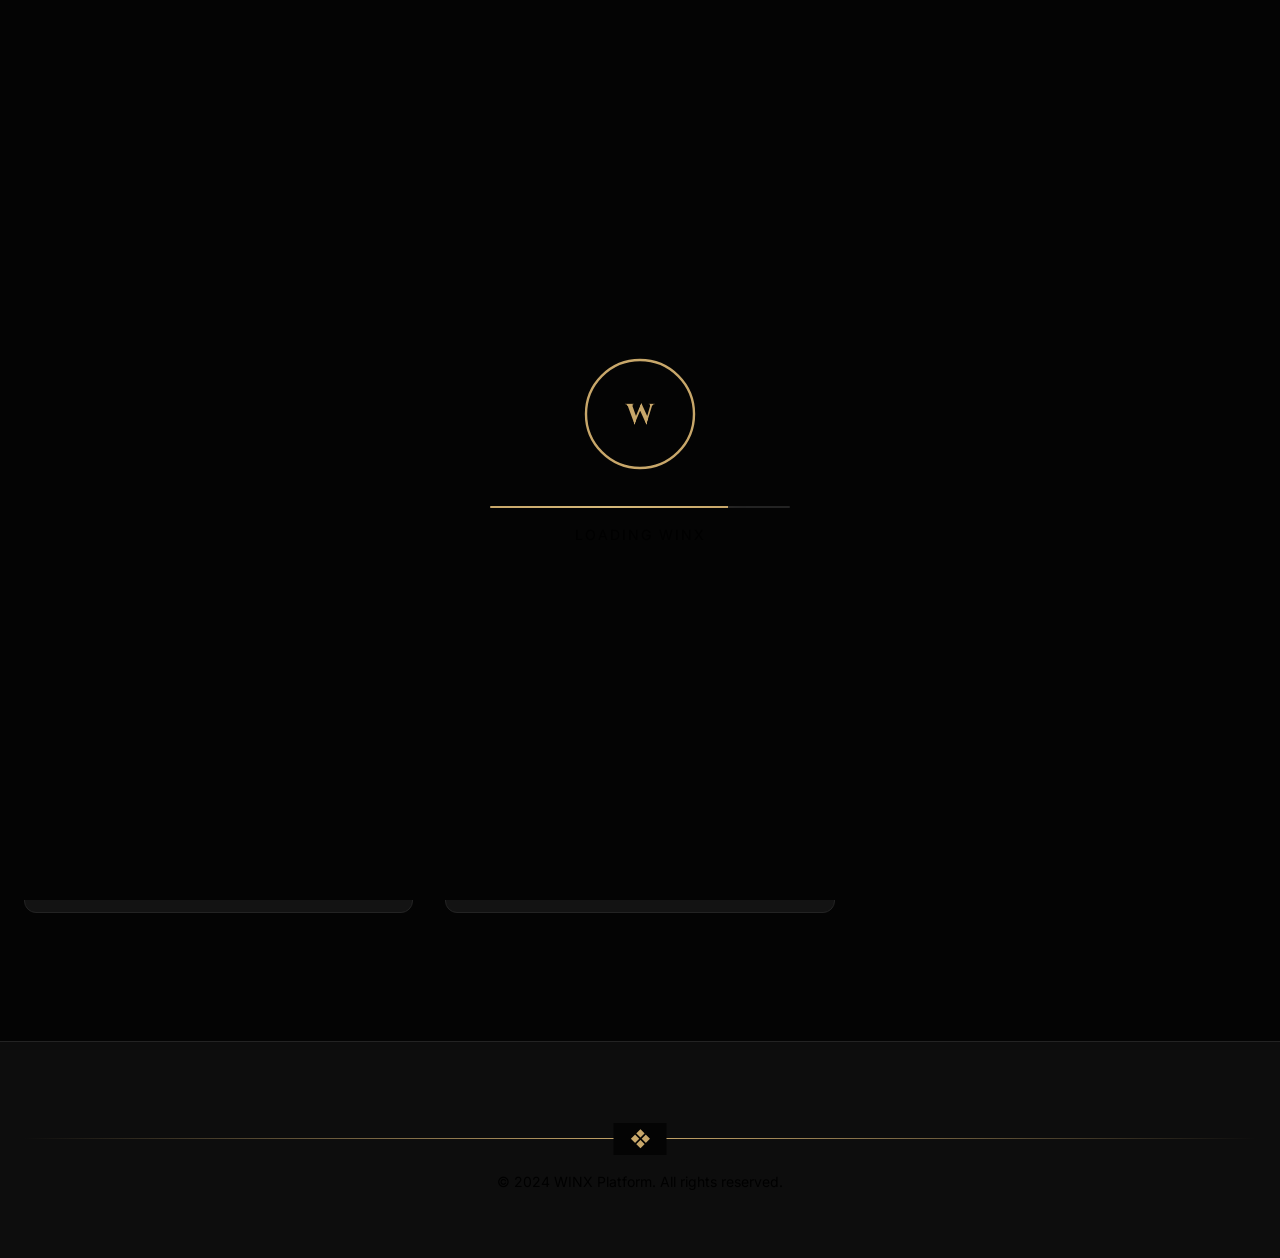
<file: products.html>
<!DOCTYPE html>
<html lang="ru">
<head>
    <meta charset="UTF-8">
    <meta name="viewport" content="width=device-width, initial-scale=1.0">
    <title>Products — WINX</title>
    <link rel="stylesheet" href="css/main.css">
    <link rel="stylesheet" href="css/animations.css">
    <link rel="stylesheet" href="css/components.css">
    <link rel="stylesheet" href="css/search-modal.css">
    <style>
        .products-hero {
            padding: var(--spacing-3xl) 0;
            text-align: center;
            background: linear-gradient(180deg, var(--bg-secondary) 0%, var(--bg-primary) 100%);
        }
        .products-grid {
            display: grid;
            grid-template-columns: repeat(auto-fill, minmax(350px, 1fr));
            gap: var(--spacing-xl);
            padding: var(--spacing-3xl) 0;
        }
        .product-card-large {
            transition: all var(--transition-base);
        }
        .product-card-large:hover {
            transform: translateY(-5px);
            box-shadow: var(--shadow-gold);
        }
        .product-banner {
            width: 100%;
            aspect-ratio: 21/9;
            border-radius: var(--radius-md);
            margin-bottom: var(--spacing-lg);
            display: flex;
            align-items: center;
            justify-content: center;
            font-size: 4rem;
        }
        .product-features {
            display: flex;
            flex-wrap: wrap;
            gap: var(--spacing-sm);
            margin-top: var(--spacing-md);
        }
        .feature-tag {
            padding: var(--spacing-xs) var(--spacing-sm);
            background: var(--bg-secondary);
            border: 1px solid var(--border-color);
            border-radius: var(--radius-full);
            font-size: 0.75rem;
            color: var(--text-secondary);
        }
    </style>
</head>
<body class="loading">
    <!-- Loading Screen -->
    <div class="loading-screen">
        <div class="loading-logo">
            <svg viewBox="0 0 100 100" xmlns="http://www.w3.org/2000/svg">
                <circle cx="50" cy="50" r="45" class="logo-path"/>
                <text x="50" y="58" text-anchor="middle" fill="#C8A76A" font-size="24" font-family="Cinzel, serif" font-weight="700">W</text>
            </svg>
        </div>
        <div class="loading-bar-container">
            <div class="loading-bar"></div>
        </div>
        <div class="loading-text">Loading WINX</div>
    </div>

    <!-- Navigation -->
    <nav class="navbar">
        <div class="navbar-container">
            <a href="index.html" class="navbar-brand">
                <svg viewBox="0 0 40 40" xmlns="http://www.w3.org/2000/svg">
                    <circle cx="20" cy="20" r="18" stroke="#C8A76A" stroke-width="2" fill="none"/>
                    <text x="20" y="26" text-anchor="middle" fill="#C8A76A" font-size="20" font-family="Cinzel, serif" font-weight="700">W</text>
                </svg>
                WINX
            </a>
            
            <ul class="navbar-menu">
                <li><a href="index.html" class="navbar-link">Главная</a></li>
                <li><a href="marketplace.html" class="navbar-link">Маркетплейс</a></li>
                <li><a href="products.html" class="navbar-link active">Продукты</a></li>
                <li><a href="forum.html" class="navbar-link">Форум</a></li>
                <li><a href="documentation.html" class="navbar-link">Документация</a></li>
                <li><a href="support.html" class="navbar-link">Поддержка</a></li>
            </ul>
            
            <div class="navbar-actions">
                <button class="navbar-icon-btn search-btn">🔍</button>
                <button class="navbar-icon-btn notifications-btn">🔔<span class="badge" style="display: none;"></span></button>
                <div class="navbar-auth">
                    <a href="login.html" class="btn btn-secondary btn-sm">Войти</a>
                    <a href="register.html" class="btn btn-primary btn-sm">Регистрация</a>
                </div>
                <div class="mobile-menu-toggle"><span></span><span></span><span></span></div>
            </div>
        </div>
    </nav>

    <!-- Search Modal -->
    <div class="search-modal-overlay" id="searchModal">
        <div class="search-modal">
            <div class="search-modal-input-wrapper">
                <span class="search-modal-icon">🔍</span>
                <input type="text" class="search-modal-input" placeholder="Поиск продуктов, товаров, тем форума..." id="searchModalInput">
                <button class="search-modal-close" onclick="closeSearchModal()">Esc</button>
            </div>
            <div class="search-modal-hint">
                <span class="text-secondary" style="font-size: 0.8rem;">Быстрый поиск:</span>
                <kbd>Ctrl</kbd> + <kbd>K</kbd>
            </div>
            <div class="search-modal-quick-links">
                <span class="search-modal-quick-link" onclick="window.location.href='marketplace.html'">🛒 Маркетплейс</span>
                <span class="search-modal-quick-link" onclick="window.location.href='products.html'">⚡ Продукты</span>
                <span class="search-modal-quick-link" onclick="window.location.href='forum.html'">💬 Форум</span>
                <span class="search-modal-quick-link" onclick="window.location.href='documentation.html'">📚 Документация</span>
            </div>
            <div class="search-modal-results" id="searchModalResults"></div>
        </div>
    </div>

    <!-- Main Content -->
    <main class="main-content">
        <!-- Products Hero -->
        <section class="products-hero">
            <div class="container">
                <h1 class="mb-md">Наши продукты</h1>
                <p class="text-secondary" style="max-width: 600px; margin: 0 auto;">
                    Премиум утилиты для Minecraft, созданные с точностью и заботой. 
                    Каждый продукт разработан для улучшения вашего игрового опыта.
                </p>
            </div>
        </section>

        <!-- Products Grid -->
        <section class="products-section">
            <div class="container">
                <div class="products-grid" id="productsGrid">
                    <!-- Products will be loaded here -->
                </div>
            </div>
        </section>
    </main>

    <!-- Footer -->
    <footer class="footer" style="background: var(--bg-secondary); border-top: 1px solid var(--border-color); padding: var(--spacing-3xl) 0; margin-top: var(--spacing-3xl);">
        <div class="container">
            <div class="divider divider-gothic mb-xl"></div>
            <div class="text-center">
                <p class="text-secondary" style="font-size: 0.875rem;">
                    &copy; 2024 WINX Platform. All rights reserved.
                </p>
            </div>
        </div>
    </footer>

    <script src="js/db/database.js"></script>
    <script src="js/main.js"></script>
    <script>
        // Load products
        function loadProducts() {
            const products = db.getProducts();
            const grid = document.getElementById('productsGrid');
            
            if (!products || products.length === 0) {
                grid.innerHTML = '<p class="text-center text-secondary">Продукты не найдены</p>';
                return;
            }
            
            grid.innerHTML = products.map((product, index) => `
                <div class="card product-card-large animate-on-load" style="animation-delay: ${index * 0.1}s;">
                    <div class="product-banner" style="background: ${product.id === 'prod-winxloader' 
                        ? 'linear-gradient(135deg, #1a1a2e 0%, #16213e 100%)' 
                        : 'linear-gradient(135deg, #2d1b4e 0%, #1a1a2e 100%)'};">
                        ${product.id === 'prod-winxloader' ? '⚡' : '🖱️'}
                    </div>
                    <div class="card-badge card-badge-free">${product.price === 0 ? 'Free' : '$' + product.price}</div>
                    <h3 class="mb-sm">${escapeHtml(product.name)}</h3>
                    <p class="text-secondary mb-md" style="font-size: 0.9rem;">${escapeHtml(product.description)}</p>
                    
                    <div class="flex justify-between items-center mb-md">
                        <div class="rating">
                            ${getStars(product.rating)}
                            <span class="rating-value">(${formatNumber(product.reviewsCount)})</span>
                        </div>
                        <span class="text-gold" style="font-weight: 600;">${formatNumber(product.downloads)} downloads</span>
                    </div>
                    
                    <div class="product-features">
                        ${product.features.slice(0, 4).map(f => `<span class="feature-tag">${escapeHtml(f)}</span>`).join('')}
                    </div>
                    
                    <div class="mt-lg">
                        <a href="product-${product.slug}.html" class="btn btn-primary" style="width: 100%;">Подробнее</a>
                    </div>
                </div>
            `).join('');
        }
        
        function getStars(rating) {
            let stars = '';
            for (let i = 1; i <= 5; i++) {
                stars += i <= Math.round(rating) ? '<span class="rating-star">★</span>' : '<span class="rating-star empty">☆</span>';
            }
            return stars;
        }
        
        loadProducts();
    </script>
</body>
</html>
</file>
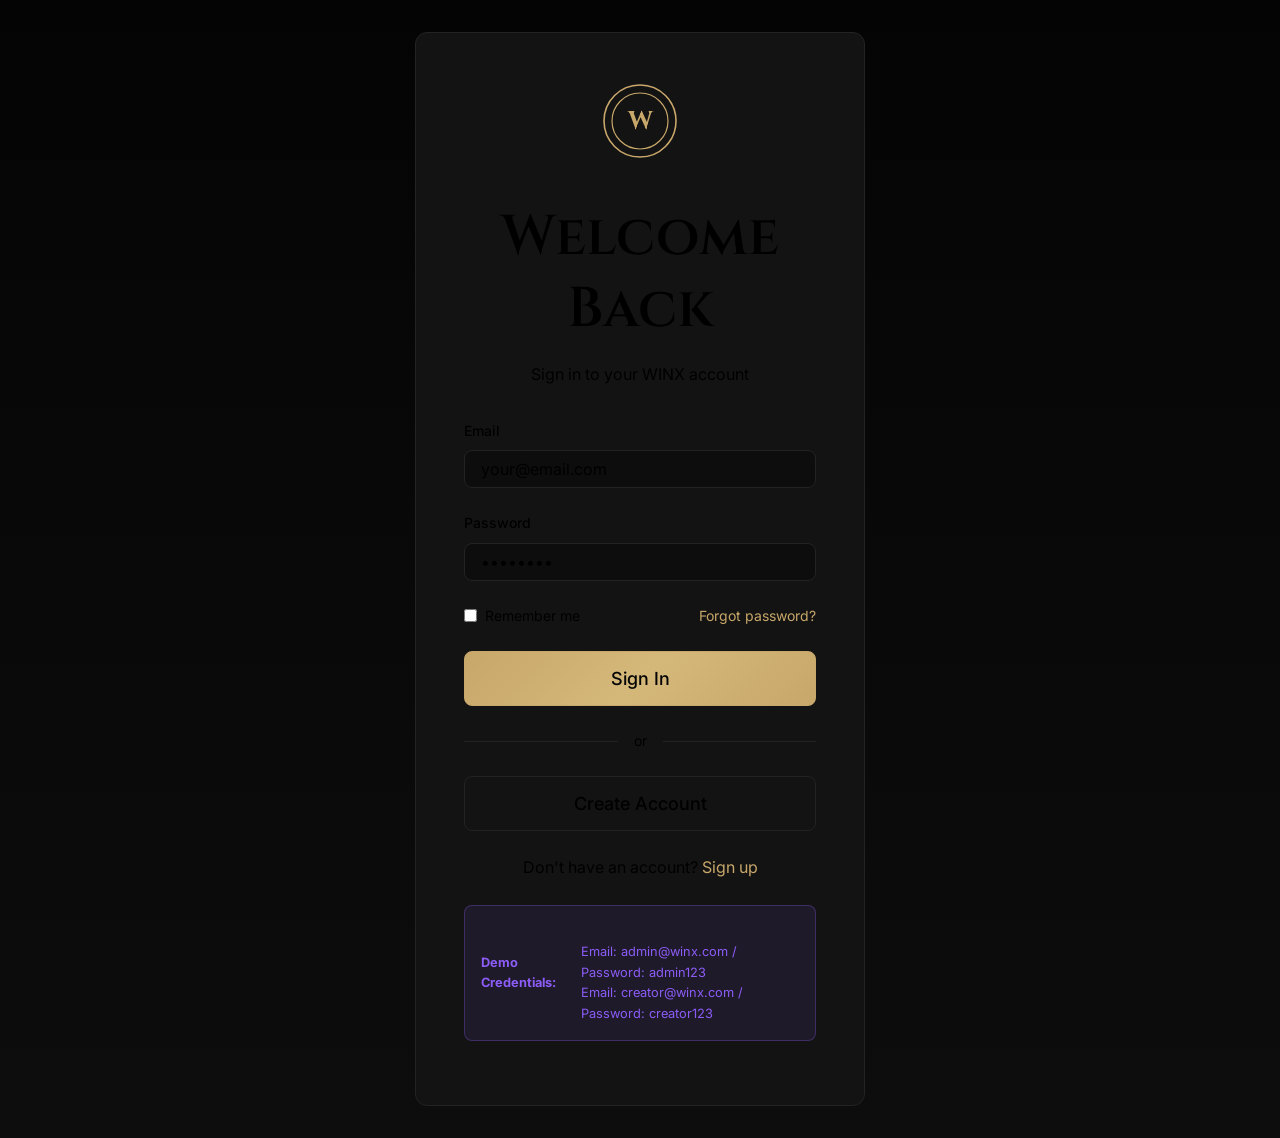
<file: profile.html>
<!DOCTYPE html>
<html lang="ru">
<head>
    <meta charset="UTF-8">
    <meta name="viewport" content="width=device-width, initial-scale=1.0">
    <title>Профиль — WINX</title>
    <link rel="stylesheet" href="css/main.css">
    <link rel="stylesheet" href="css/animations.css">
    <link rel="stylesheet" href="css/components.css">
    <link rel="stylesheet" href="css/search-modal.css">
    <style>
        .profile-header-section {
            background: linear-gradient(180deg, var(--bg-secondary) 0%, var(--bg-primary) 100%);
            padding: var(--spacing-3xl) 0 var(--spacing-xl);
            border-bottom: 1px solid var(--border-color);
        }
        .profile-banner {
            height: 180px;
            background: linear-gradient(135deg, rgba(200, 167, 106, 0.15) 0%, rgba(139, 92, 246, 0.1) 100%);
            border-radius: var(--radius-xl);
            margin-bottom: var(--spacing-lg);
        }
        .profile-main-info {
            display: flex;
            align-items: flex-end;
            gap: var(--spacing-xl);
            padding: 0 var(--spacing-lg);
            margin-top: -70px;
        }
        .profile-avatar-wrapper {
            width: 140px;
            height: 140px;
            border-radius: var(--radius-xl);
            border: 3px solid var(--border-color);
            background: var(--bg-cards);
            display: flex;
            align-items: center;
            justify-content: center;
            font-size: 3.5rem;
            color: var(--accent-primary);
            overflow: hidden;
            position: relative;
        }
        .profile-avatar-wrapper img { width: 100%; height: 100%; object-fit: cover; }
        .profile-avatar-edit {
            position: absolute;
            inset: 0;
            background: rgba(0,0,0,0.7);
            display: flex;
            align-items: center;
            justify-content: center;
            opacity: 0;
            cursor: pointer;
            transition: opacity var(--transition-base);
        }
        .profile-avatar-wrapper:hover .profile-avatar-edit { opacity: 1; }
        .profile-info-content { flex: 1; padding-bottom: var(--spacing-md); }
        .profile-display-name {
            font-size: 2rem;
            font-family: var(--font-heading);
            margin-bottom: var(--spacing-xs);
            display: flex;
            align-items: center;
            gap: var(--spacing-sm);
            flex-wrap: wrap;
        }
        .profile-role-badge {
            padding: 4px 12px;
            background: rgba(200, 167, 106, 0.15);
            color: var(--accent-primary);
            border-radius: var(--radius-full);
            font-size: 0.75rem;
            font-weight: 600;
            text-transform: uppercase;
        }
        .profile-stats-row { display: flex; gap: var(--spacing-xl); margin-top: var(--spacing-md); }
        .profile-stat-item { text-align: center; }
        .profile-stat-num { font-size: 1.5rem; font-weight: 700; color: var(--accent-primary); font-family: var(--font-heading); }
        .profile-stat-label { font-size: 0.75rem; color: var(--text-secondary); text-transform: uppercase; }
        .profile-tabs-nav {
            display: flex;
            gap: var(--spacing-md);
            border-bottom: 1px solid var(--border-color);
            margin-bottom: var(--spacing-xl);
            overflow-x: auto;
        }
        .profile-tab-btn {
            padding: var(--spacing-md) var(--spacing-lg);
            color: var(--text-secondary);
            cursor: pointer;
            border-bottom: 2px solid transparent;
            transition: all var(--transition-base);
        }
        .profile-tab-btn:hover { color: var(--text-primary); }
        .profile-tab-btn.active { color: var(--accent-primary); border-bottom-color: var(--accent-primary); }
        .settings-block { margin-bottom: var(--spacing-2xl); }
        .settings-block-title { font-size: 1.25rem; margin-bottom: var(--spacing-lg); }
        .settings-panel {
            background: var(--bg-cards);
            border: 1px solid var(--border-color);
            border-radius: var(--radius-lg);
            padding: var(--spacing-lg);
            margin-bottom: var(--spacing-md);
        }
        .settings-item-row {
            display: flex;
            align-items: center;
            justify-content: space-between;
            padding: var(--spacing-md) 0;
            border-bottom: 1px solid var(--border-color);
        }
        .settings-item-row:last-child { border-bottom: none; }
        .settings-item-label { flex: 1; }
        .settings-item-title { font-weight: 500; margin-bottom: 4px; }
        .settings-item-desc { font-size: 0.85rem; color: var(--text-secondary); }
        .settings-item-actions { display: flex; gap: var(--spacing-sm); }
        .badges-grid {
            display: grid;
            grid-template-columns: repeat(auto-fill, minmax(160px, 1fr));
            gap: var(--spacing-md);
        }
        .badge-card {
            background: var(--bg-secondary);
            border: 1px solid var(--border-color);
            border-radius: var(--radius-md);
            padding: var(--spacing-md);
            text-align: center;
            transition: all var(--transition-base);
        }
        .badge-card:hover { border-color: var(--accent-primary); transform: translateY(-3px); }
        .badge-emoji { font-size: 2.5rem; margin-bottom: var(--spacing-sm); }
        .badge-title { font-weight: 600; font-size: 0.9rem; margin-bottom: 4px; }
        .badge-description { font-size: 0.75rem; color: var(--text-secondary); }
        .sessions-list { display: flex; flex-direction: column; gap: var(--spacing-sm); }
        .session-card {
            display: flex;
            align-items: center;
            gap: var(--spacing-md);
            padding: var(--spacing-md);
            background: var(--bg-secondary);
            border-radius: var(--radius-md);
        }
        .session-icon-box {
            width: 50px; height: 50px;
            background: var(--bg-cards);
            border-radius: var(--radius-md);
            display: flex;
            align-items: center;
            justify-content: center;
            font-size: 1.5rem;
        }
        .session-details { flex: 1; }
        .session-browser-name { font-weight: 500; margin-bottom: 4px; display: flex; align-items: center; gap: var(--spacing-sm); }
        .session-info-text { font-size: 0.85rem; color: var(--text-secondary); }
        .session-badge-current {
            padding: 2px 8px;
            background: rgba(16, 185, 129, 0.15);
            color: #10B981;
            border-radius: var(--radius-sm);
            font-size: 0.7rem;
            font-weight: 600;
        }
        .security-status-box {
            display: flex;
            align-items: center;
            gap: var(--spacing-sm);
            padding: var(--spacing-md);
            background: var(--bg-secondary);
            border-radius: var(--radius-md);
            margin-bottom: var(--spacing-md);
        }
        .backup-codes-box {
            background: var(--bg-secondary);
            border: 1px dashed var(--border-color);
            border-radius: var(--radius-md);
            padding: var(--spacing-md);
            margin-top: var(--spacing-md);
        }
        .backup-codes-grid { display: grid; grid-template-columns: repeat(2, 1fr); gap: var(--spacing-sm); }
        .backup-code-item {
            font-family: monospace;
            font-size: 0.85rem;
            padding: var(--spacing-xs) var(--spacing-sm);
            background: var(--bg-cards);
            border-radius: var(--radius-sm);
            text-align: center;
        }
        .color-swatch {
            width: 36px; height: 36px;
            border-radius: var(--radius-full);
            cursor: pointer;
            border: 2px solid transparent;
            transition: all var(--transition-base);
        }
        .color-swatch:hover { transform: scale(1.1); }
        .color-swatch.active { border-color: var(--text-primary); }
        .hidden { display: none !important; }
        .qr-placeholder {
            width: 200px; height: 200px;
            background: var(--bg-secondary);
            border: 1px solid var(--border-color);
            border-radius: var(--radius-md);
            display: flex;
            align-items: center;
            justify-content: center;
            margin: var(--spacing-md) auto;
            font-size: 3rem;
        }
    </style>
</head>
<body class="loading">
    <div class="loading-screen">
        <div class="loading-logo">
            <svg viewBox="0 0 100 100"><circle cx="50" cy="50" r="45" class="logo-path"/><text x="50" y="58" text-anchor="middle" fill="#C8A76A" font-size="24" font-family="Cinzel, serif" font-weight="700">W</text></svg>
        </div>
        <div class="loading-bar-container"><div class="loading-bar"></div></div>
        <div class="loading-text">WINX</div>
    </div>

    <div class="search-modal-overlay" id="searchModal">
        <div class="search-modal">
            <div class="search-modal-input-wrapper">
                <span class="search-modal-icon">🔍</span>
                <input type="text" class="search-modal-input" placeholder="Поиск..." id="searchModalInput">
                <button class="search-modal-close" onclick="closeSearchModal()">Esc</button>
            </div>
            <div class="search-modal-hint"><span class="text-secondary" style="font-size:0.8rem">Ctrl</span> + <span class="text-secondary" style="font-size:0.8rem">K</span></div>
            <div class="search-modal-results" id="searchModalResults"></div>
        </div>
    </div>

    <nav class="navbar">
        <div class="navbar-container">
            <a href="index.html" class="navbar-brand">WINX</a>
            <ul class="navbar-menu">
                <li><a href="index.html" class="navbar-link">Главная</a></li>
                <li><a href="marketplace.html" class="navbar-link">Маркетплейс</a></li>
                <li><a href="products.html" class="navbar-link">Продукты</a></li>
                <li><a href="forum.html" class="navbar-link">Форум</a></li>
                <li><a href="documentation.html" class="navbar-link">Документация</a></li>
            </ul>
            <div class="navbar-actions">
                <button class="navbar-icon-btn search-btn" onclick="openSearchModal()">🔍</button>
                <button class="navbar-icon-btn notifications-btn" onclick="toggleNotifications()">🔔<span class="badge" id="notifBadge" style="display:none">3</span></button>
                <div class="dropdown" style="position:relative">
                    <button class="navbar-icon-btn" id="userMenuBtn">👤</button>
                    <div class="dropdown-menu" style="right:0;min-width:200px">
                        <a href="profile.html" class="dropdown-item"><div class="dropdown-item-content"><div class="dropdown-item-title">Профиль</div></div></a>
                        <a href="#" class="dropdown-item" onclick="handleLogout();return false"><div class="dropdown-item-content"><div class="dropdown-item-title">Выйти</div></div></a>
                    </div>
                </div>
                <div class="mobile-menu-toggle"><span></span><span></span><span></span></div>
            </div>
        </div>
    </nav>

    <header class="profile-header-section">
        <div class="container">
            <div class="profile-banner"></div>
            <div class="profile-main-info">
                <div class="profile-avatar-wrapper" id="profileAvatarWrapper">
                    <span id="avatarPlaceholder">A</span>
                    <label class="profile-avatar-edit">📷<input type="file" accept="image/*" style="display:none" onchange="uploadAvatar(this)"></label>
                </div>
                <div class="profile-info-content">
                    <h1 class="profile-display-name"><span id="profileName">Admin</span><span class="profile-role-badge" id="profileBadge">Разработчик</span></h1>
                    <p class="profile-meta-info" id="profileMeta">@admin • На сайте с Января 2024</p>
                    <p class="text-secondary" id="userStatus" style="margin-top:var(--spacing-sm);font-style:italic">Разработчик WINX Platform</p>
                    <div class="profile-stats-row">
                        <div class="profile-stat-item"><div class="profile-stat-num" id="statPosts">0</div><div class="profile-stat-label">Постов</div></div>
                        <div class="profile-stat-item"><div class="profile-stat-num" id="statLikes">0</div><div class="profile-stat-label">Лайков</div></div>
                        <div class="profile-stat-item"><div class="profile-stat-num" id="statTopics">0</div><div class="profile-stat-label">Тем</div></div>
                    </div>
                </div>
            </div>
        </div>
    </header>

    <main class="main-content">
        <div class="container profile-settings-area">
            <div class="profile-tabs-nav">
                <div class="profile-tab-btn active" onclick="switchTab('overview')">⚙️ Профиль</div>
                <div class="profile-tab-btn" onclick="switchTab('security')">🔒 Безопасность</div>
                <div class="profile-tab-btn" onclick="switchTab('sessions')">💻 Сессии</div>
                <div class="profile-tab-btn" onclick="switchTab('badges')">🏆 Награды</div>
            </div>

            <div id="overviewTab" class="settings-block">
                <h2 class="settings-block-title">Настройки профиля</h2>
                <div class="settings-panel">
                    <div class="settings-item-row">
                        <div class="settings-item-label">
                            <div class="settings-item-title">Никнейм</div>
                            <div class="settings-item-desc">Изменение доступно раз в 180 дней</div>
                        </div>
                        <div class="settings-item-actions"><button class="btn btn-secondary btn-sm" onclick="changeNickname()" id="changeNickBtn">Изменить</button></div>
                    </div>
                    <div class="nickname-cooldown-text" id="nicknameTimer"></div>
                </div>
                <div class="settings-panel">
                    <div class="settings-item-row">
                        <div class="settings-item-label">
                            <div class="settings-item-title">Цвет никнейма</div>
                            <div class="settings-item-desc">Выберите цвет для отображения</div>
                        </div>
                        <div class="nickname-color-options" id="colorPicker" style="display:flex;gap:var(--spacing-xs)">
                            <div class="color-swatch active" style="background:#F4F4F4" data-color="#F4F4F4"></div>
                            <div class="color-swatch" style="background:#C8A76A" data-color="#C8A76A"></div>
                            <div class="color-swatch" style="background:#8B5CF6" data-color="#8B5CF6"></div>
                            <div class="color-swatch" style="background:#C0392B" data-color="#C0392B"></div>
                            <div class="color-swatch" style="background:#10B981" data-color="#10B981"></div>
                        </div>
                    </div>
                </div>
                <div class="settings-panel">
                    <div class="settings-item-row">
                        <div class="settings-item-label">
                            <div class="settings-item-title">Статус</div>
                            <div class="settings-item-desc">Отображается под ником</div>
                        </div>
                        <div class="settings-item-actions"><button class="btn btn-secondary btn-sm" onclick="editStatus()">Изменить</button></div>
                    </div>
                </div>
                <div class="settings-panel">
                    <div class="settings-item-row">
                        <div class="settings-item-label">
                            <div class="settings-item-title">Email</div>
                            <div class="settings-item-desc" id="currentEmail">admin@winx.com</div>
                        </div>
                        <div class="settings-item-actions"><button class="btn btn-secondary btn-sm" onclick="changeEmail()">Изменить</button></div>
                    </div>
                </div>
            </div>

            <div id="securityTab" class="settings-block hidden">
                <h2 class="settings-block-title">Безопасность</h2>
                <div class="settings-panel">
                    <h3 class="mb-md" style="font-size:1.1rem">Двухфакторная аутентификация</h3>
                    <div class="security-status-box" id="twoFactorStatus"><span id="twoFactorIcon">❌</span><span id="twoFactorText">2FA отключена</span></div>
                    <button class="btn btn-primary" id="toggle2FA" onclick="toggle2FA()">Включить 2FA</button>
                    <div class="backup-codes-box hidden" id="backupCodesBox">
                        <h4 style="margin-bottom:var(--spacing-sm)">🔑 Резервные коды</h4>
                        <p class="text-secondary" style="font-size:0.85rem;margin-bottom:var(--spacing-md)">Сохраните в безопасном месте</p>
                        <div class="backup-codes-grid" id="backupCodeGrid"></div>
                        <button class="btn btn-secondary btn-sm" style="margin-top:var(--spacing-md)" onclick="downloadBackupCodes()">📥 Скачать</button>
                    </div>
                </div>
                <div class="settings-panel">
                    <div class="settings-item-row">
                        <div class="settings-item-label">
                            <div class="settings-item-title">Сменить пароль</div>
                            <div class="settings-item-desc">Требуется текущий пароль</div>
                        </div>
                        <div class="settings-item-actions"><button class="btn btn-secondary btn-sm" onclick="changePassword()">Изменить</button></div>
                    </div>
                </div>
            </div>

            <div id="sessionsTab" class="settings-block hidden">
                <h2 class="settings-block-title">Активные сессии</h2>
                <div class="sessions-list" id="sessionsList"></div>
                <button class="btn btn-secondary" style="margin-top:var(--spacing-lg)" onclick="endOtherSessions()">Завершить все другие сессии</button>
            </div>

            <div id="badgesTab" class="settings-block hidden">
                <h2 class="settings-block-title">Награды</h2>
                <div class="badges-grid" id="badgesGrid"></div>
            </div>
        </div>
    </main>

    <div class="modal-overlay" id="twoFAModal" style="display:none">
        <div class="modal" style="max-width:400px">
            <div class="modal-header"><h3 class="modal-title">Настройка 2FA</h3><button class="modal-close" onclick="close2FAModal()">✕</button></div>
            <div class="modal-body">
                <div style="text-align:center">
                    <p class="text-secondary mb-md">1. Отсканируйте QR в Google Authenticator</p>
                    <div class="qr-placeholder">📱</div>
                    <p class="text-secondary mb-md">Или ключ: <code id="twoFASecret" style="display:block;padding:var(--spacing-sm);background:var(--bg-secondary);border-radius:var(--radius-md);margin:var(--spacing-md)0">XXXXXXXX</code></p>
                    <p class="text-secondary mb-md">2. Введите код</p>
                    <input type="text" id="twoFACode" placeholder="000000" maxlength="6" style="width:150px;text-align:center;font-size:1.5rem;letter-spacing:8px;display:block;margin:var(--spacing-md) auto">
                    <button class="btn btn-primary" onclick="verify2FA()">Подтвердить</button>
                </div>
            </div>
        </div>
    </div>

    <script src="js/db/database.js"></script>
    <script src="js/main.js"></script>
    <script>
        let currentUser = null;
        let temp2FASecret = null;

        document.addEventListener('DOMContentLoaded', () => {
            currentUser = db.getCurrentUser();
            if (!currentUser) { window.location.href = 'login.html'; return; }
            loadProfile();
        });

        function loadProfile() {
            const name = currentUser.nickname || currentUser.username;
            document.getElementById('profileName').textContent = name;
            document.getElementById('profileName').style.color = currentUser.nicknameColor || '#F4F4F4';
            document.getElementById('avatarPlaceholder').textContent = name.charAt(0).toUpperCase();
            if (currentUser.avatar) document.getElementById('avatarPlaceholder').innerHTML = `<img src="${currentUser.avatar}">`;
            document.getElementById('profileBadge').textContent = currentUser.role === 'admin' ? 'Разработчик' : currentUser.role === 'creator' ? 'Создатель' : 'Пользователь';
            document.getElementById('userStatus').textContent = currentUser.status || 'Разработчик WINX Platform';
            document.getElementById('currentEmail').textContent = currentUser.email;
            document.getElementById('statPosts').textContent = currentUser.forumPosts || 0;
            document.getElementById('statLikes').textContent = currentUser.likesReceived || 0;
            document.getElementById('statTopics').textContent = db.getForumTopics().filter(t => t.authorId === currentUser.id).length;
            updateNicknameTimer();
            loadSessions();
            loadBadges();
            setupColorPicker();
            update2FAStatus();
        }

        function switchTab(tab) {
            document.querySelectorAll('.profile-tab-btn').forEach(t => t.classList.remove('active'));
            document.querySelectorAll('.settings-block').forEach(s => s.classList.add('hidden'));
            event.target.classList.add('active');
            document.getElementById(tab + 'Tab').classList.remove('hidden');
        }

        function updateNicknameTimer() {
            const last = currentUser.lastNicknameChange ? new Date(currentUser.lastNicknameChange) : null;
            const btn = document.getElementById('changeNickBtn');
            const timer = document.getElementById('nicknameTimer');
            if (!last) { timer.textContent = ''; btn.disabled = false; btn.style.opacity = '1'; return; }
            const days = Math.floor((new Date() - last) / (1000*60*60*24));
            const left = 180 - days;
            if (left > 0) { timer.textContent = `Доступно через ${left} дн.`; btn.disabled = true; btn.style.opacity = '0.5'; }
            else { timer.textContent = ''; btn.disabled = false; btn.style.opacity = '1'; }
        }

        function changeNickname() {
            const nick = prompt('Новый никнейм (мин. 3 символа):');
            if (!nick || nick.length < 3) return;
            const last = currentUser.lastNicknameChange ? new Date(currentUser.lastNicknameChange) : null;
            if (last && Math.floor((new Date() - last) / (1000*60*60*24)) < 180) { alert('Подождите окончания кулдауна'); return; }
            const res = db.updateUserProfile(currentUser.id, { nickname: nick, lastNicknameChange: new Date().toISOString() });
            if (res.success) { currentUser = res.user; document.getElementById('profileName').textContent = nick; alert('Никнейм изменён!'); updateNicknameTimer(); }
            else alert(res.error);
        }

        function editStatus() {
            const s = prompt('Новый статус:', currentUser.status || '');
            if (s !== null) { currentUser.status = s; document.getElementById('userStatus').textContent = s; db.updateUserProfile(currentUser.id, { status: s }); }
        }

        function uploadAvatar(input) {
            const file = input.files[0];
            if (!file) return;
            if (file.size > 2*1024*1024) { alert('Файл > 2МБ'); return; }
            const r = new FileReader();
            r.onload = e => { document.getElementById('avatarPlaceholder').innerHTML = `<img src="${e.target.result}">`; currentUser.avatar = e.target.result; db.updateUserProfile(currentUser.id, { avatar: e.target.result }); };
            r.readAsDataURL(file);
        }

        function setupColorPicker() {
            document.querySelectorAll('.color-swatch').forEach(s => {
                s.addEventListener('click', () => {
                    document.querySelectorAll('.color-swatch').forEach(x => x.classList.remove('active'));
                    s.classList.add('active');
                    document.getElementById('profileName').style.color = s.dataset.color;
                    currentUser.nicknameColor = s.dataset.color;
                    db.updateUserProfile(currentUser.id, { nicknameColor: s.dataset.color });
                });
            });
        }

        function changeEmail() { alert('Письмо подтверждения отправлено на ' + currentUser.email); }
        function changePassword() {
            const cur = prompt('Текущий пароль:');
            if (!cur) return;
            if (!db.login(currentUser.email, cur).success) { alert('Неверно'); return; }
            const np = prompt('Новый пароль (мин. 6):');
            if (np && np.length >= 6) alert('Пароль изменён!');
        }

        function update2FAStatus() {
            const box = document.getElementById('twoFactorStatus');
            const icon = document.getElementById('twoFactorIcon');
            const txt = document.getElementById('twoFactorText');
            const btn = document.getElementById('toggle2FA');
            const backup = document.getElementById('backupCodesBox');
            if (currentUser.twoFactorEnabled) {
                box.className = 'security-status-box'; box.style.color = '#10B981';
                icon.textContent = '✅'; txt.textContent = '2FA включена';
                btn.textContent = 'Отключить 2FA';
                backup.classList.remove('hidden');
                if (currentUser.backupCodes) displayBackupCodes(currentUser.backupCodes);
            } else {
                box.className = 'security-status-box'; box.style.color = 'var(--text-secondary)';
                icon.textContent = '❌'; txt.textContent = '2FA отключена';
                btn.textContent = 'Включить 2FA'; backup.classList.add('hidden');
            }
        }

        function toggle2FA() {
            if (currentUser.twoFactorEnabled) {
                if (confirm('Отключить 2FA?')) {
                    db.updateUserProfile(currentUser.id, { twoFactorEnabled: false, twoFactorSecret: null, backupCodes: null });
                    currentUser.twoFactorEnabled = false; update2FAStatus(); alert('2FA отключена');
                }
            } else {
                temp2FASecret = generate2FASecret();
                document.getElementById('twoFASecret').textContent = temp2FASecret;
                document.getElementById('twoFAModal').style.display = 'flex';
            }
        }
        function close2FAModal() { document.getElementById('twoFAModal').style.display = 'none'; document.getElementById('twoFACode').value = ''; temp2FASecret = null; }
        function generate2FASecret() { const c = 'ABCDEFGHIJKLMNOPQRSTUVWXYZ234567'; let s = ''; for(let i=0;i<32;i++) s += c.charAt(Math.floor(Math.random()*c.length)); return s; }
        function generateBackupCodes() { const codes = []; for(let i=0;i<8;i++) codes.push(Math.random().toString(36).substring(2,6).toUpperCase() + '-' + Math.random().toString(36).substring(2,6).toUpperCase()); return codes; }
        function displayBackupCodes(codes) { document.getElementById('backupCodeGrid').innerHTML = codes.map(c => `<div class="backup-code-item">${c}</div>`).join(''); }
        function verify2FA() {
            const code = document.getElementById('twoFACode').value;
            if (code.length !== 6) { alert('6 цифр'); return; }
            const codes = generateBackupCodes();
            db.updateUserProfile(currentUser.id, { twoFactorEnabled: true, twoFactorSecret: temp2FASecret, backupCodes: codes });
            currentUser.twoFactorEnabled = true; currentUser.twoFactorSecret = temp2FASecret; currentUser.backupCodes = codes;
            close2FAModal(); update2FAStatus(); displayBackupCodes(codes); alert('2FA включена! Сохраните коды.');
        }
        function downloadBackupCodes() {
            const codes = currentUser.backupCodes || [];
            if (!codes.length) return;
            const blob = new Blob(['WINX Backup Codes\n================\n\n' + codes.join('\n')], { type: 'text/plain' });
            const a = document.createElement('a'); a.href = URL.createObjectURL(blob); a.download = 'winx-backup-codes.txt'; a.click();
        }

        function loadSessions() {
            const sessions = currentUser.sessions || [{ browser: 'Chrome', os: 'Windows 11', ip: '127.0.0.1', lastActive: new Date().toISOString(), current: true }];
            document.getElementById('sessionsList').innerHTML = sessions.map(s => `
                <div class="session-card">
                    <div class="session-icon-box">🌐</div>
                    <div class="session-details">
                        <div class="session-browser-name">${s.browser} • ${s.os} ${s.current ? '<span class="session-badge-current">Текущая</span>' : ''}</div>
                        <div class="session-info-text">IP: ${s.ip} • ${timeAgo(new Date(s.lastActive))}</div>
                    </div>
                    ${!s.current ? `<button class="btn btn-secondary btn-sm" onclick="endSession('${s.ip}')">Завершить</button>` : ''}
                </div>
            `).join('');
        }
        function endOtherSessions() { if(confirm('Завершить все другие?')) { currentUser.sessions = currentUser.sessions.filter(s => s.current); db.updateUserProfile(currentUser.id, { sessions: currentUser.sessions }); loadSessions(); } }
        function endSession(ip) { if(confirm('Завершить?')) { currentUser.sessions = currentUser.sessions.filter(s => s.ip !== ip); db.updateUserProfile(currentUser.id, { sessions: currentUser.sessions }); loadSessions(); } }

        function loadBadges() {
            const badges = [{icon:'🛠️',name:'Разработчик',desc:'Создатель WINX'},{icon:'🧪',name:'Тестер',desc:'Помощь в тестировании'},{icon:'💰',name:'Seller',desc:'Продаёт на маркетплейсе'},{icon:'👴',name:'Oldfag',desc:'С нами > 1 года'},{icon:'💎',name:'Premium',desc:'Подписчик'},{icon:'🎯',name:'Активный',desc:'100+ сообщений'}];
            document.getElementById('badgesGrid').innerHTML = badges.map(b => `<div class="badge-card"><div class="badge-emoji">${b.icon}</div><div class="badge-title">${b.name}</div><div class="badge-description">${b.desc}</div></div>`).join('');
        }

        function toggleNotifications() {
            const n = [{t:'Упоминание',d:'5 мин назад'},{t:'Ответ в теме',d:'1 час назад'},{t:'Вход в аккаунт',d:'2 часа назад'}];
            alert('Уведомления:\n\n' + n.map(x => `• ${x.t}\n  ${x.d}`).join('\n\n'));
            document.getElementById('notifBadge').style.display = 'none';
        }
    </script>
</body>
</html>
</file>
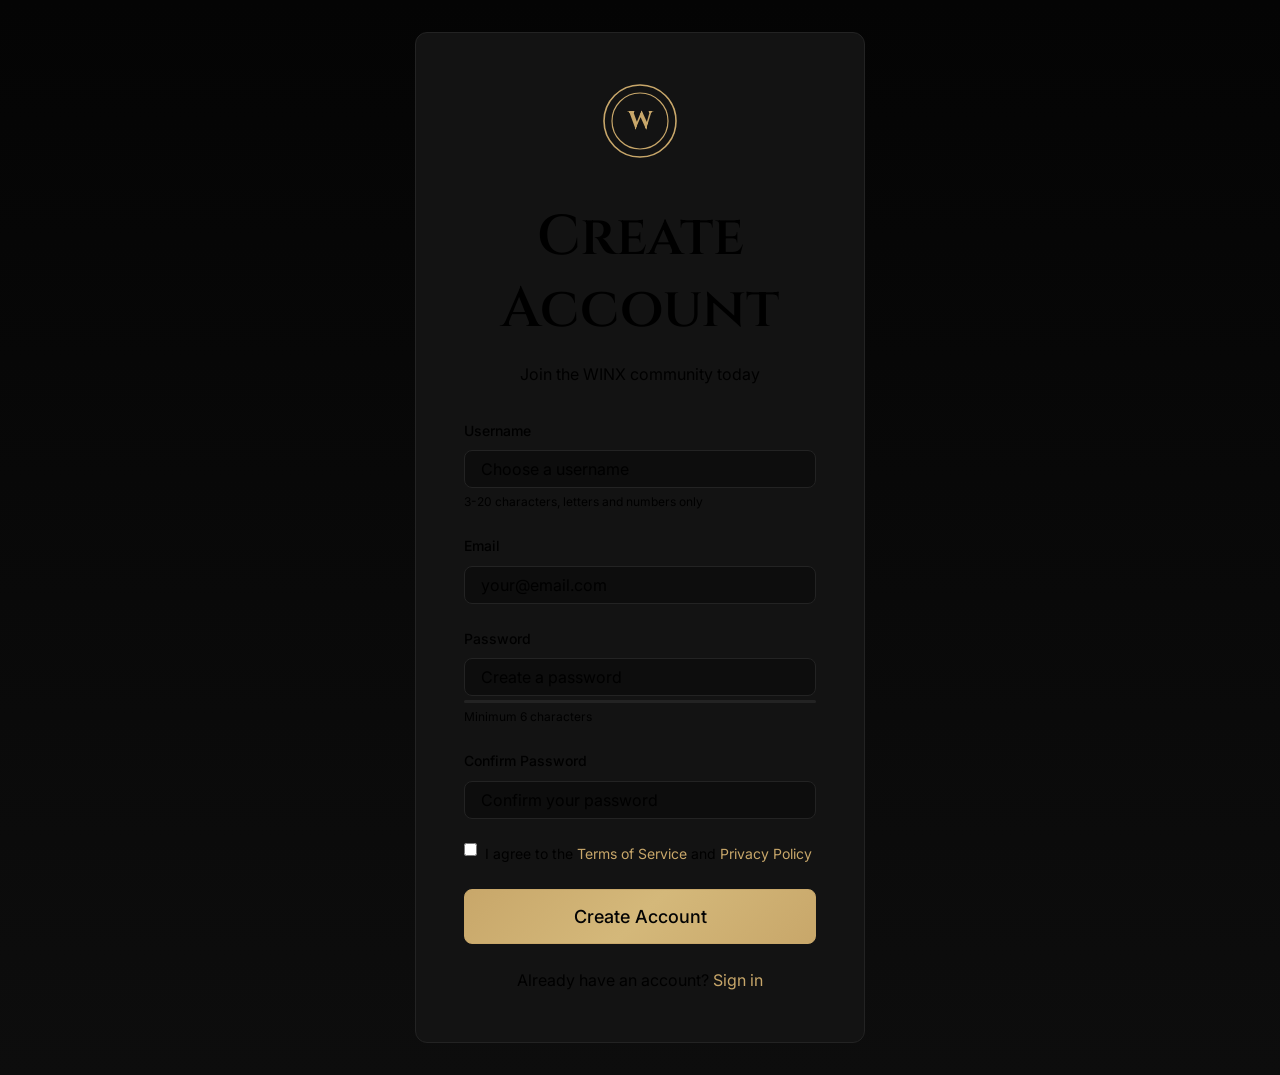
<file: register.html>
<!DOCTYPE html>
<html lang="ru">
<head>
    <meta charset="UTF-8">
    <meta name="viewport" content="width=device-width, initial-scale=1.0">
    <title>Register — WINX</title>
    <link rel="stylesheet" href="css/main.css">
    <link rel="stylesheet" href="css/animations.css">
    <link rel="stylesheet" href="css/components.css">
    <style>
        .auth-page {
            min-height: 100vh;
            display: flex;
            align-items: center;
            justify-content: center;
            background: linear-gradient(180deg, var(--bg-primary) 0%, var(--bg-secondary) 100%);
            padding: var(--spacing-xl);
        }
        .auth-card {
            width: 100%;
            max-width: 450px;
            padding: var(--spacing-2xl);
        }
        .auth-logo {
            text-align: center;
            margin-bottom: var(--spacing-xl);
        }
        .auth-logo svg {
            width: 80px;
            height: 80px;
        }
        .auth-title {
            text-align: center;
            margin-bottom: var(--spacing-md);
        }
        .auth-subtitle {
            text-align: center;
            color: var(--text-secondary);
            margin-bottom: var(--spacing-xl);
        }
        .form-footer {
            text-align: center;
            margin-top: var(--spacing-lg);
            color: var(--text-secondary);
        }
        .form-footer a {
            color: var(--accent-primary);
        }
        .password-strength {
            height: 3px;
            background: var(--border-color);
            border-radius: var(--radius-full);
            margin-top: var(--spacing-xs);
            overflow: hidden;
        }
        .password-strength-bar {
            height: 100%;
            width: 0%;
            transition: all var(--transition-base);
        }
        .password-strength-weak { background: var(--accent-danger); width: 33%; }
        .password-strength-medium { background: #f39c12; width: 66%; }
        .password-strength-strong { background: #2ecc71; width: 100%; }
    </style>
</head>
<body>
    <div class="auth-page">
        <div class="card auth-card animate-fade-in-up">
            <div class="auth-logo">
                <svg viewBox="0 0 100 100" xmlns="http://www.w3.org/2000/svg">
                    <circle cx="50" cy="50" r="45" stroke="#C8A76A" stroke-width="2" fill="none"/>
                    <circle cx="50" cy="50" r="35" stroke="#C8A76A" stroke-width="1.5" fill="none"/>
                    <text x="50" y="60" text-anchor="middle" fill="#C8A76A" font-size="32" font-family="Cinzel, serif" font-weight="700">W</text>
                </svg>
            </div>
            
            <h1 class="auth-title">Create Account</h1>
            <p class="auth-subtitle">Join the WINX community today</p>
            
            <div id="registerError"></div>
            <div id="registerSuccess" class="hidden"></div>
            
            <form id="registerForm" onsubmit="handleRegister(event)">
                <div class="form-group">
                    <label class="form-label" for="username">Username</label>
                    <input type="text" id="username" class="form-input" placeholder="Choose a username" required minlength="3" maxlength="20">
                    <p class="form-hint">3-20 characters, letters and numbers only</p>
                </div>
                
                <div class="form-group">
                    <label class="form-label" for="email">Email</label>
                    <input type="email" id="email" class="form-input" placeholder="your@email.com" required>
                </div>
                
                <div class="form-group">
                    <label class="form-label" for="password">Password</label>
                    <input type="password" id="password" class="form-input" placeholder="Create a password" required minlength="6">
                    <div class="password-strength">
                        <div class="password-strength-bar" id="strengthBar"></div>
                    </div>
                    <p class="form-hint">Minimum 6 characters</p>
                </div>
                
                <div class="form-group">
                    <label class="form-label" for="confirmPassword">Confirm Password</label>
                    <input type="password" id="confirmPassword" class="form-input" placeholder="Confirm your password" required>
                </div>
                
                <div class="form-group">
                    <label style="display: flex; align-items: flex-start; gap: var(--spacing-sm); color: var(--text-secondary); font-size: 0.875rem; cursor: pointer;">
                        <input type="checkbox" id="terms" required>
                        <span>I agree to the <a href="#" class="text-gold">Terms of Service</a> and <a href="#" class="text-gold">Privacy Policy</a></span>
                    </label>
                </div>
                
                <button type="submit" class="btn btn-primary btn-lg" style="width: 100%;">
                    Create Account
                </button>
            </form>
            
            <div class="form-footer">
                <p>Already have an account? <a href="login.html">Sign in</a></p>
            </div>
        </div>
    </div>

    <script src="js/db/database.js"></script>
    <script>
        // Check if already logged in
        if (db.getCurrentUser()) {
            window.location.href = 'index.html';
        }
        
        // Password strength indicator
        document.getElementById('password').addEventListener('input', function(e) {
            const password = e.target.value;
            const strengthBar = document.getElementById('strengthBar');
            
            if (!password) {
                strengthBar.className = 'password-strength-bar';
                return;
            }
            
            let strength = 0;
            if (password.length >= 6) strength++;
            if (password.length >= 10) strength++;
            if (/[A-Z]/.test(password) && /[a-z]/.test(password)) strength++;
            if (/[0-9]/.test(password)) strength++;
            if (/[^A-Za-z0-9]/.test(password)) strength++;
            
            if (strength <= 2) {
                strengthBar.className = 'password-strength-bar password-strength-weak';
            } else if (strength <= 3) {
                strengthBar.className = 'password-strength-bar password-strength-medium';
            } else {
                strengthBar.className = 'password-strength-bar password-strength-strong';
            }
        });
        
        function handleRegister(event) {
            event.preventDefault();
            
            const username = document.getElementById('username').value.trim();
            const email = document.getElementById('email').value.trim();
            const password = document.getElementById('password').value;
            const confirmPassword = document.getElementById('confirmPassword').value;
            const terms = document.getElementById('terms').checked;
            
            const errorDiv = document.getElementById('registerError');
            const successDiv = document.getElementById('registerSuccess');
            
            // Validation
            if (!terms) {
                errorDiv.innerHTML = '<div class="alert alert-danger">You must accept the Terms of Service</div>';
                return;
            }
            
            if (password !== confirmPassword) {
                errorDiv.innerHTML = '<div class="alert alert-danger">Passwords do not match</div>';
                return;
            }
            
            if (password.length < 6) {
                errorDiv.innerHTML = '<div class="alert alert-danger">Password must be at least 6 characters</div>';
                return;
            }
            
            const result = db.register({ username, email, password });
            
            if (result.success) {
                successDiv.innerHTML = `
                    <div class="alert alert-success">
                        Account created successfully! Redirecting...
                    </div>
                `;
                successDiv.classList.remove('hidden');
                errorDiv.innerHTML = '';
                
                setTimeout(() => {
                    window.location.href = 'index.html';
                }, 1500);
            } else {
                errorDiv.innerHTML = `
                    <div class="alert alert-danger">
                        ${escapeHtml(result.error)}
                    </div>
                `;
            }
        }
    </script>
</body>
</html>
</file>
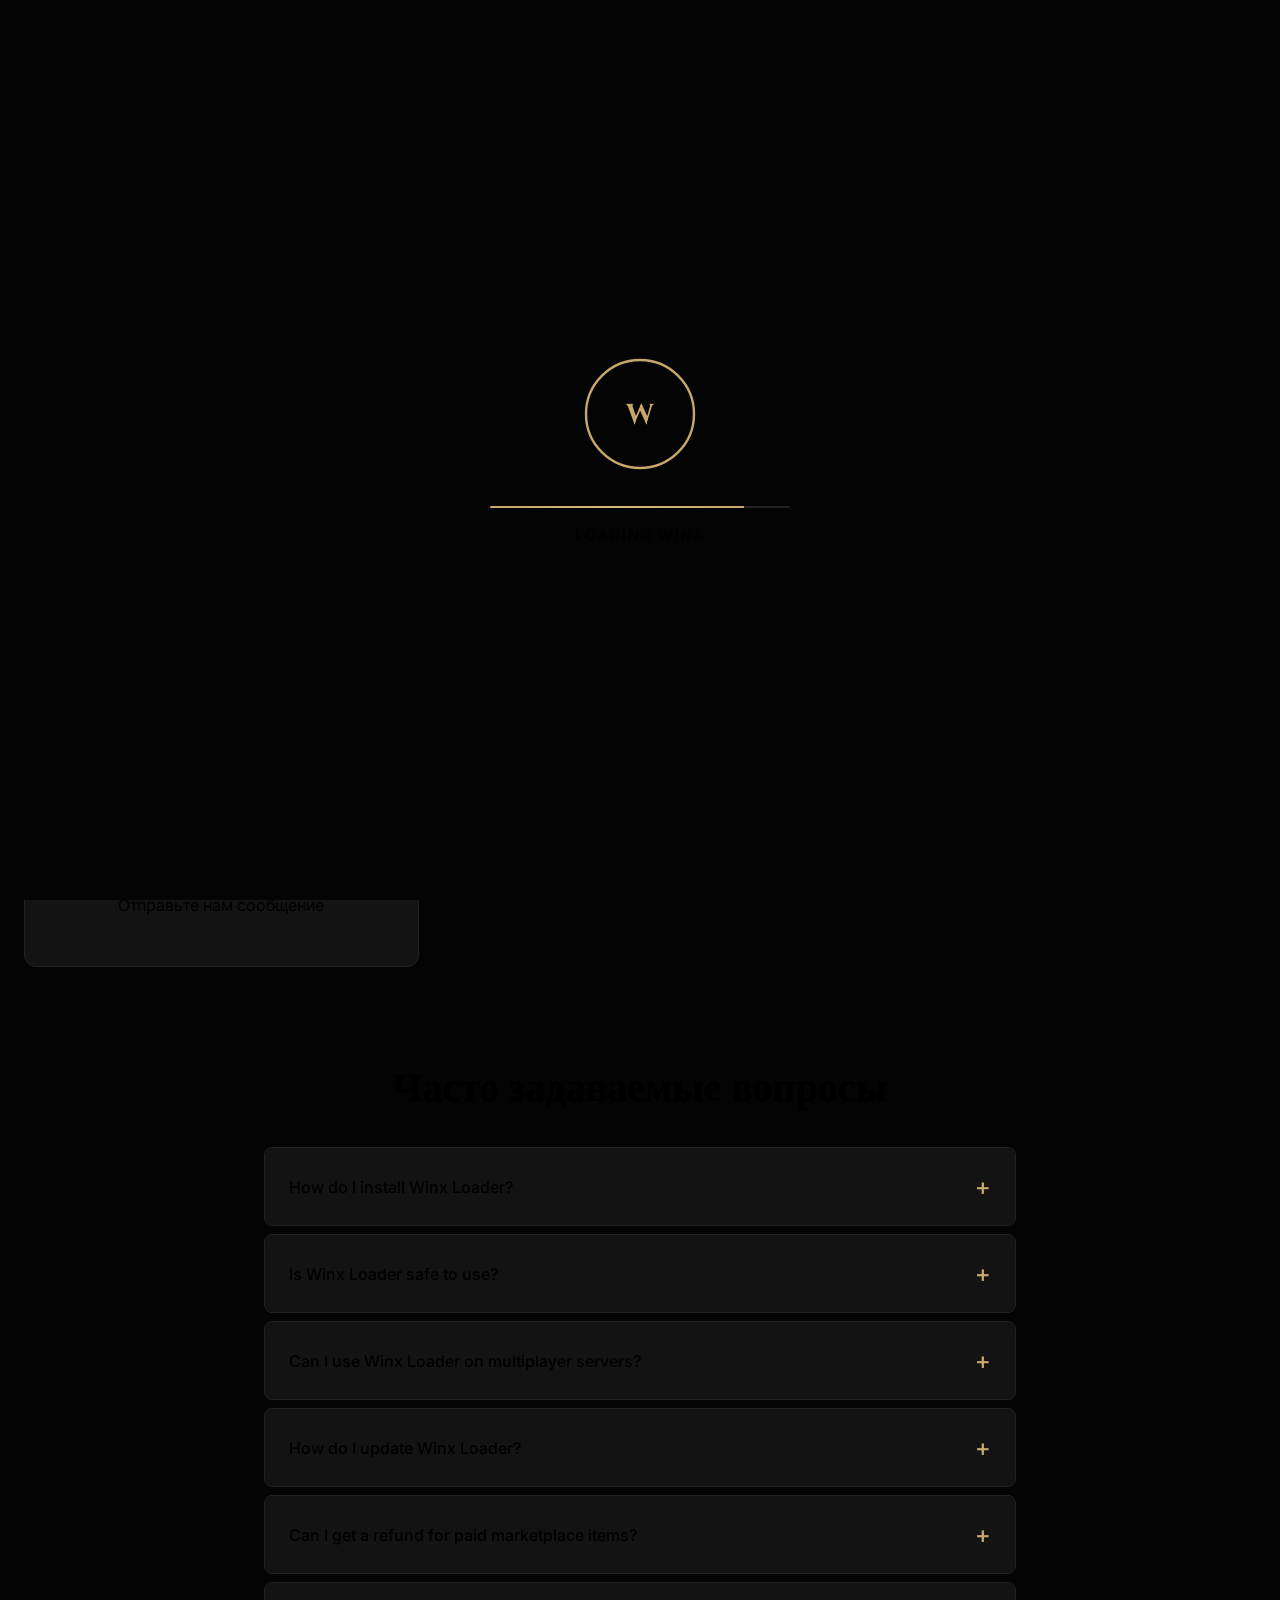
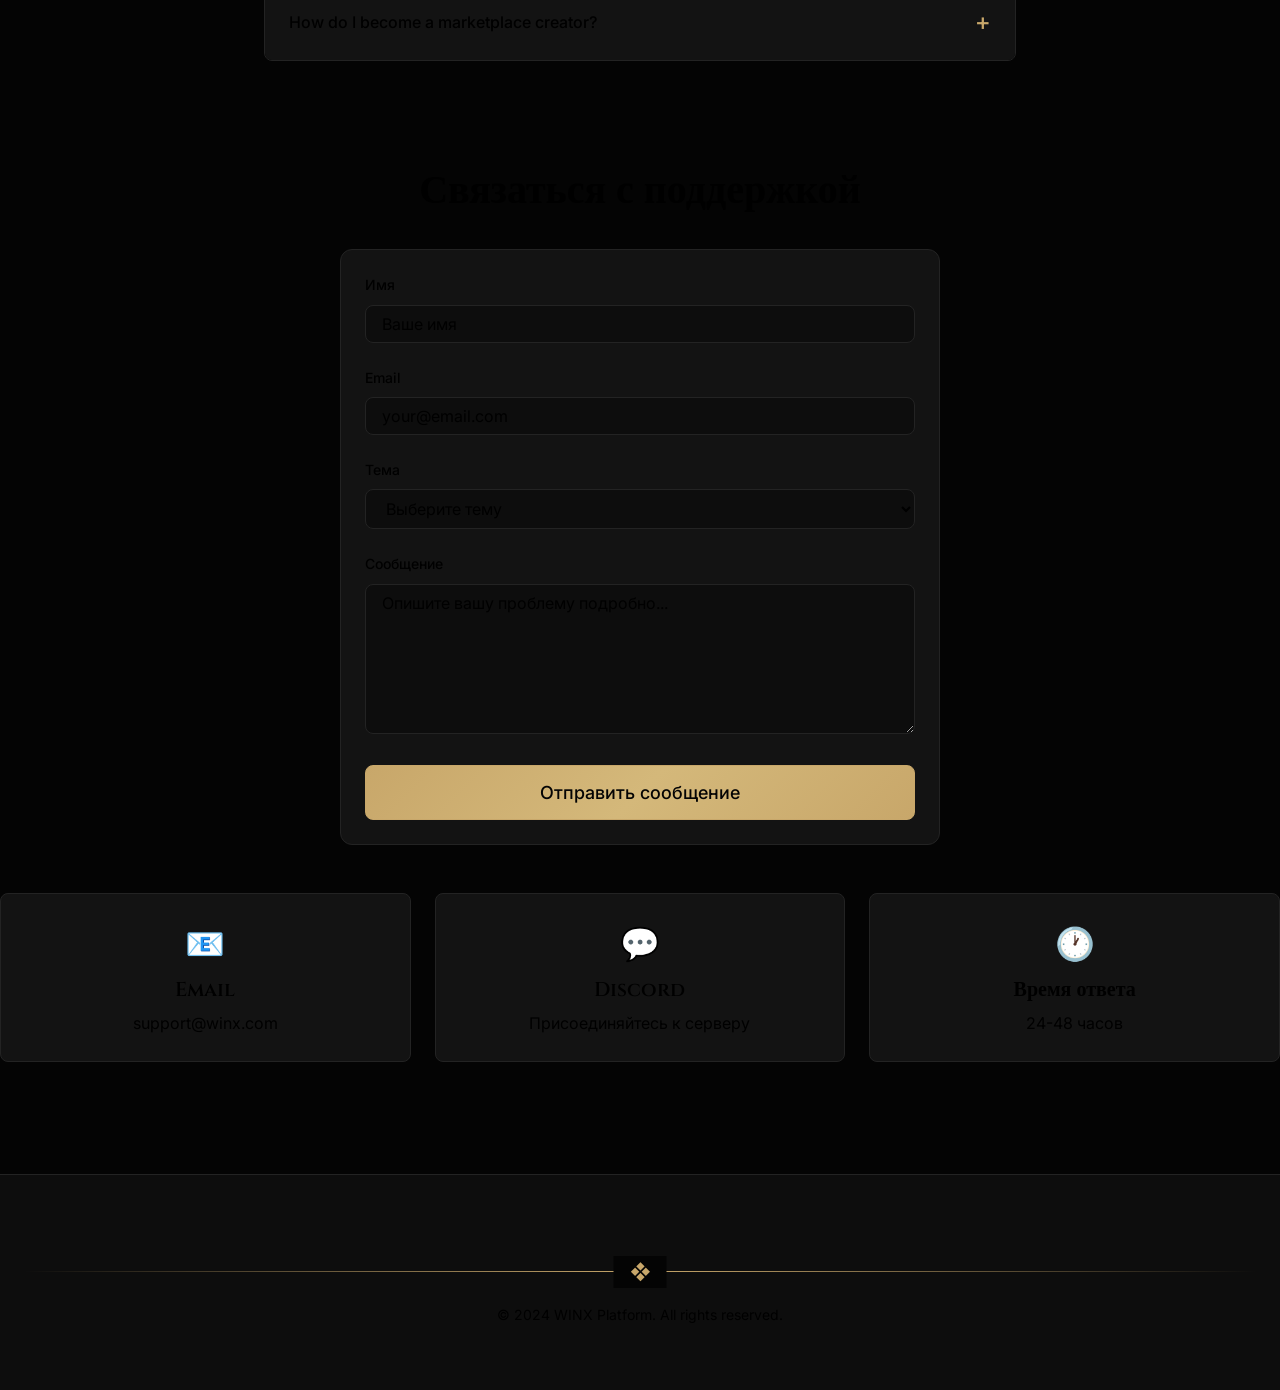
<file: support.html>
<!DOCTYPE html>
<html lang="ru">
<head>
    <meta charset="UTF-8">
    <meta name="viewport" content="width=device-width, initial-scale=1.0">
    <title>Support — WINX</title>
    <link rel="stylesheet" href="css/main.css">
    <link rel="stylesheet" href="css/animations.css">
    <link rel="stylesheet" href="css/components.css">
    <style>
        .support-hero {
            padding: var(--spacing-3xl) 0;
            text-align: center;
            background: linear-gradient(180deg, var(--bg-secondary) 0%, var(--bg-primary) 100%);
        }
        .support-grid {
            display: grid;
            grid-template-columns: repeat(auto-fit, minmax(300px, 1fr));
            gap: var(--spacing-lg);
            padding: var(--spacing-2xl) 0;
        }
        .support-card {
            text-align: center;
            padding: var(--spacing-2xl);
            cursor: pointer;
        }
        .support-card-icon {
            font-size: 3rem;
            margin-bottom: var(--spacing-md);
        }
        .support-card:hover {
            border-color: var(--accent-primary);
        }
        .faq-section {
            padding: var(--spacing-2xl) 0;
        }
        .faq-item {
            border: 1px solid var(--border-color);
            border-radius: var(--radius-md);
            margin-bottom: var(--spacing-sm);
            overflow: hidden;
        }
        .faq-question {
            width: 100%;
            padding: var(--spacing-lg);
            background: var(--bg-cards);
            border: none;
            color: var(--text-primary);
            font-size: 1rem;
            font-weight: 500;
            text-align: left;
            cursor: pointer;
            display: flex;
            justify-content: space-between;
            align-items: center;
            transition: all var(--transition-base);
        }
        .faq-question:hover {
            background: var(--bg-hover);
        }
        .faq-question::after {
            content: '+';
            font-size: 1.5rem;
            color: var(--accent-primary);
            transition: transform var(--transition-base);
        }
        .faq-item.active .faq-question::after {
            transform: rotate(45deg);
        }
        .faq-answer {
            max-height: 0;
            overflow: hidden;
            transition: max-height var(--transition-base);
        }
        .faq-item.active .faq-answer {
            max-height: 500px;
        }
        .faq-answer-content {
            padding: var(--spacing-lg);
            color: var(--text-secondary);
            line-height: 1.8;
            border-top: 1px solid var(--border-color);
        }
        .contact-form {
            max-width: 600px;
            margin: 0 auto;
        }
        .contact-methods {
            display: grid;
            grid-template-columns: repeat(auto-fit, minmax(200px, 1fr));
            gap: var(--spacing-lg);
            margin-top: var(--spacing-2xl);
        }
        .contact-method {
            text-align: center;
            padding: var(--spacing-lg);
            background: var(--bg-cards);
            border: 1px solid var(--border-color);
            border-radius: var(--radius-md);
        }
        .contact-method-icon {
            font-size: 2rem;
            margin-bottom: var(--spacing-sm);
        }
    </style>
</head>
<body class="loading">
    <!-- Loading Screen -->
    <div class="loading-screen">
        <div class="loading-logo">
            <svg viewBox="0 0 100 100"><circle cx="50" cy="50" r="45" class="logo-path"/><text x="50" y="58" text-anchor="middle" fill="#C8A76A" font-size="24" font-family="Cinzel, serif" font-weight="700">W</text></svg>
        </div>
        <div class="loading-bar-container"><div class="loading-bar"></div></div>
        <div class="loading-text">Loading WINX</div>
    </div>

    <!-- Navigation -->
    <nav class="navbar">
        <div class="navbar-container">
            <a href="index.html" class="navbar-brand">
                <svg viewBox="0 0 40 40"><circle cx="20" cy="20" r="18" stroke="#C8A76A" stroke-width="2" fill="none"/><text x="20" y="26" text-anchor="middle" fill="#C8A76A" font-size="20" font-family="Cinzel, serif" font-weight="700">W</text></svg>
                WINX
            </a>
            <ul class="navbar-menu">
                <li><a href="index.html" class="navbar-link">Главная</a></li>
                <li><a href="marketplace.html" class="navbar-link">Маркетплейс</a></li>
                <li><a href="products.html" class="navbar-link">Продукты</a></li>
                <li><a href="forum.html" class="navbar-link">Форум</a></li>
                <li><a href="documentation.html" class="navbar-link">Документация</a></li>
                <li><a href="support.html" class="navbar-link active">Поддержка</a></li>
            </ul>
            <div class="navbar-actions">
                <button class="navbar-icon-btn search-btn">🔍</button>
                <button class="navbar-icon-btn notifications-btn">🔔<span class="badge" style="display: none;"></span></button>
                <div class="navbar-auth">
                    <a href="login.html" class="btn btn-secondary btn-sm">Войти</a>
                    <a href="register.html" class="btn btn-primary btn-sm">Регистрация</a>
                </div>
                <div class="mobile-menu-toggle"><span></span><span></span><span></span></div>
            </div>
        </div>
    </nav>

    <!-- Main Content -->
    <main class="main-content">
        <!-- Hero -->
        <section class="support-hero">
            <div class="container">
                <h1 class="mb-md">Центр поддержки</h1>
                <p class="text-secondary" style="max-width: 600px; margin: 0 auto;">
                    Найдите ответы на популярные вопросы или свяжитесь с нашей поддержкой
                </p>
            </div>
        </section>

        <!-- Support Options -->
        <section class="container">
            <div class="support-grid">
                <div class="card support-card" onclick="window.location.href='documentation.html'">
                    <div class="support-card-icon">📚</div>
                    <h3 class="mb-sm">Документация</h3>
                    <p class="text-secondary">Изучите нашу документацию и руководства</p>
                </div>
                
                <div class="card support-card" onclick="scrollToFaq()">
                    <div class="support-card-icon">❓</div>
                    <h3 class="mb-sm">FAQ</h3>
                    <p class="text-secondary">Ответы на часто задаваемые вопросы</p>
                </div>
                
                <div class="card support-card" onclick="window.location.href='forum.html'">
                    <div class="support-card-icon">💬</div>
                    <h3 class="mb-sm">Форум</h3>
                    <p class="text-secondary">Получите помощь от других пользователей</p>
                </div>
                
                <div class="card support-card" onclick="scrollToContact()">
                    <div class="support-card-icon">📧</div>
                    <h3 class="mb-sm">Контакты</h3>
                    <p class="text-secondary">Отправьте нам сообщение</p>
                </div>
            </div>
        </section>

        <!-- FAQ Section -->
        <section class="faq-section" id="faqSection">
            <div class="container" style="max-width: 800px;">
                <h2 class="text-center mb-xl">Часто задаваемые вопросы</h2>
                
                <div class="faq-item">
                    <button class="faq-question">How do I install Winx Loader?</button>
                    <div class="faq-answer">
                        <div class="faq-answer-content">
                            Download the installer from the Products page, run it as Administrator, and follow the installation wizard. Make sure you have Java 17 or higher installed.
                        </div>
                    </div>
                </div>
                
                <div class="faq-item">
                    <button class="faq-question">Is Winx Loader safe to use?</button>
                    <div class="faq-answer">
                        <div class="faq-answer-content">
                            Yes, Winx Loader is completely safe. It's scanned regularly for malware and viruses. However, always download from official sources only.
                        </div>
                    </div>
                </div>
                
                <div class="faq-item">
                    <button class="faq-question">Can I use Winx Loader on multiplayer servers?</button>
                    <div class="faq-answer">
                        <div class="faq-answer-content">
                            Winx Loader is designed for single-player use. Using it on multiplayer servers may violate server rules. Always check with server administrators first.
                        </div>
                    </div>
                </div>
                
                <div class="faq-item">
                    <button class="faq-question">How do I update Winx Loader?</button>
                    <div class="faq-answer">
                        <div class="faq-answer-content">
                            Winx Loader has automatic updates enabled by default. When a new version is available, you'll be prompted to update on launch.
                        </div>
                    </div>
                </div>
                
                <div class="faq-item">
                    <button class="faq-question">Can I get a refund for paid marketplace items?</button>
                    <div class="faq-answer">
                        <div class="faq-answer-content">
                            Refunds are evaluated on a case-by-case basis. Contact support within 7 days of purchase with your reason for the refund request.
                        </div>
                    </div>
                </div>
                
                <div class="faq-item">
                    <button class="faq-question">How do I become a marketplace creator?</button>
                    <div class="faq-answer">
                        <div class="faq-answer-content">
                            Create high-quality content, upload it to the marketplace, and build a reputation. Consistent quality uploads may lead to verified creator status.
                        </div>
                    </div>
                </div>
            </div>
        </section>

        <!-- Contact Form -->
        <section class="container" id="contactSection" style="padding: var(--spacing-2xl) 0;">
            <h2 class="text-center mb-xl">Связаться с поддержкой</h2>
            
            <form class="contact-form card" onsubmit="handleContact(event)">
                <div class="form-group">
                    <label class="form-label" for="name">Имя</label>
                    <input type="text" id="name" class="form-input" placeholder="Ваше имя" required>
                </div>
                
                <div class="form-group">
                    <label class="form-label" for="email">Email</label>
                    <input type="email" id="email" class="form-input" placeholder="your@email.com" required>
                </div>
                
                <div class="form-group">
                    <label class="form-label" for="subject">Тема</label>
                    <select id="subject" class="form-select" required>
                        <option value="">Выберите тему</option>
                        <option value="technical">Техническая проблема</option>
                        <option value="billing">Вопрос оплаты</option>
                        <option value="account">Проблема с аккаунтом</option>
                        <option value="marketplace">Маркетплейс</option>
                        <option value="other">Другое</option>
                    </select>
                </div>
                
                <div class="form-group">
                    <label class="form-label" for="message">Сообщение</label>
                    <textarea id="message" class="form-textarea" placeholder="Опишите вашу проблему подробно..." required style="min-height: 150px;"></textarea>
                </div>
                
                <button type="submit" class="btn btn-primary btn-lg" style="width: 100%;">
                    Отправить сообщение
                </button>
            </form>
            
            <div class="contact-methods">
                <div class="contact-method">
                    <div class="contact-method-icon">📧</div>
                    <h4 class="mb-sm">Email</h4>
                    <p class="text-secondary">support@winx.com</p>
                </div>
                
                <div class="contact-method">
                    <div class="contact-method-icon">💬</div>
                    <h4 class="mb-sm">Discord</h4>
                    <p class="text-secondary">Присоединяйтесь к серверу</p>
                </div>
                
                <div class="contact-method">
                    <div class="contact-method-icon">🕐</div>
                    <h4 class="mb-sm">Время ответа</h4>
                    <p class="text-secondary">24-48 часов</p>
                </div>
            </div>
        </section>
    </main>

    <!-- Footer -->
    <footer class="footer" style="background: var(--bg-secondary); border-top: 1px solid var(--border-color); padding: var(--spacing-3xl) 0; margin-top: var(--spacing-3xl);">
        <div class="container">
            <div class="divider divider-gothic mb-xl"></div>
            <div class="text-center">
                <p class="text-secondary" style="font-size: 0.875rem;">&copy; 2024 WINX Platform. All rights reserved.</p>
            </div>
        </div>
    </footer>

    <script src="js/db/database.js"></script>
    <script src="js/main.js"></script>
    <script>
        // FAQ toggle
        document.querySelectorAll('.faq-question').forEach(button => {
            button.addEventListener('click', () => {
                const item = button.parentElement;
                const wasActive = item.classList.contains('active');
                
                // Close all items
                document.querySelectorAll('.faq-item').forEach(i => i.classList.remove('active'));
                
                // Open clicked item if it wasn't active
                if (!wasActive) {
                    item.classList.add('active');
                }
            });
        });

        function scrollToFaq() {
            document.getElementById('faqSection').scrollIntoView({ behavior: 'smooth' });
        }

        function scrollToContact() {
            document.getElementById('contactSection').scrollIntoView({ behavior: 'smooth' });
        }

        function handleContact(event) {
            event.preventDefault();
            
            const name = document.getElementById('name').value;
            const email = document.getElementById('email').value;
            const subject = document.getElementById('subject').value;
            const message = document.getElementById('message').value;
            
            // In a real app, this would send to a server
            alert('Thank you for contacting us! We will respond to ' + email + ' within 24-48 hours.');
            event.target.reset();
        }
    </script>
</body>
</html>
</file>
<file: css/main.css>
/* WINX — Main Styles */

@import url('variables.css');
@import url('https://fonts.googleapis.com/css2?family=Cinzel:wght@400;500;600;700&family=Inter:wght@300;400;500;600;700&display=swap');

/* Reset & Base */
*, *::before, *::after {
    margin: 0;
    padding: 0;
    box-sizing: border-box;
}

html {
    scroll-behavior: smooth;
}

body {
    font-family: var(--font-body);
    background-color: var(--bg-primary);
    color: var(--text-primary);
    line-height: 1.6;
    min-height: 100vh;
    overflow-x: hidden;
}

body.loading {
    overflow: hidden;
}

a {
    text-decoration: none;
    color: inherit;
    transition: color var(--transition-base);
}

a:hover {
    color: var(--accent-primary);
}

ul, ol {
    list-style: none;
}

img {
    max-width: 100%;
    display: block;
}

button, input, textarea, select {
    font-family: inherit;
    font-size: inherit;
    border: none;
    background: none;
    outline: none;
}

/* Container */
.container {
    max-width: 1400px;
    margin: 0 auto;
    padding: 0 var(--spacing-lg);
}

/* Typography */
h1, h2, h3, h4, h5, h6 {
    font-family: var(--font-heading);
    font-weight: 600;
    line-height: 1.3;
    color: var(--text-primary);
}

h1 { font-size: 3.5rem; }
h2 { font-size: 2.5rem; }
h3 { font-size: 1.75rem; }
h4 { font-size: 1.25rem; }

.text-gold {
    color: var(--accent-primary);
}

.text-secondary {
    color: var(--text-secondary);
}

.text-gradient {
    background: var(--gradient-gold);
    -webkit-background-clip: text;
    -webkit-text-fill-color: transparent;
    background-clip: text;
}

/* Scrollbar */
::-webkit-scrollbar {
    width: 8px;
    height: 8px;
}

::-webkit-scrollbar-track {
    background: var(--bg-secondary);
}

::-webkit-scrollbar-thumb {
    background: var(--border-color);
    border-radius: var(--radius-full);
}

::-webkit-scrollbar-thumb:hover {
    background: var(--accent-primary);
}

/* Selection */
::selection {
    background: var(--accent-primary);
    color: var(--bg-primary);
}

/* Focus */
:focus-visible {
    outline: 2px solid var(--accent-primary);
    outline-offset: 2px;
}

/* Utility Classes */
.flex { display: flex; }
.flex-col { flex-direction: column; }
.items-center { align-items: center; }
.justify-center { justify-content: center; }
.justify-between { justify-content: space-between; }
.gap-sm { gap: var(--spacing-sm); }
.gap-md { gap: var(--spacing-md); }
.gap-lg { gap: var(--spacing-lg); }
.gap-xl { gap: var(--spacing-xl); }

.grid { display: grid; }
.grid-cols-2 { grid-template-columns: repeat(2, 1fr); }
.grid-cols-3 { grid-template-columns: repeat(3, 1fr); }
.grid-cols-4 { grid-template-columns: repeat(4, 1fr); }

.text-center { text-align: center; }
.text-left { text-align: left; }
.text-right { text-align: right; }

.mt-sm { margin-top: var(--spacing-sm); }
.mt-md { margin-top: var(--spacing-md); }
.mt-lg { margin-top: var(--spacing-lg); }
.mt-xl { margin-top: var(--spacing-xl); }
.mb-sm { margin-bottom: var(--spacing-sm); }
.mb-md { margin-bottom: var(--spacing-md); }
.mb-lg { margin-bottom: var(--spacing-lg); }
.mb-xl { margin-bottom: var(--spacing-xl); }

.hidden { display: none !important; }
.visible { display: block !important; }

/* Page Wrapper */
.page-wrapper {
    min-height: 100vh;
    display: flex;
    flex-direction: column;
}

.main-content {
    flex: 1;
    padding-top: 80px;
}
</file>
<file: css/animations.css>
/* WINX — Animations */

@import url('variables.css');

/* Keyframes */
@keyframes fadeIn {
    from { opacity: 0; }
    to { opacity: 1; }
}

@keyframes fadeInUp {
    from {
        opacity: 0;
        transform: translateY(30px);
    }
    to {
        opacity: 1;
        transform: translateY(0);
    }
}

@keyframes fadeInDown {
    from {
        opacity: 0;
        transform: translateY(-30px);
    }
    to {
        opacity: 1;
        transform: translateY(0);
    }
}

@keyframes scaleIn {
    from {
        opacity: 0;
        transform: scale(0.9);
    }
    to {
        opacity: 1;
        transform: scale(1);
    }
}

@keyframes shimmer {
    0% { background-position: -200% 0; }
    100% { background-position: 200% 0; }
}

@keyframes float {
    0%, 100% { transform: translateY(0); }
    50% { transform: translateY(-10px); }
}

@keyframes pulse {
    0%, 100% { opacity: 1; }
    50% { opacity: 0.5; }
}

@keyframes glow {
    0%, 100% {
        box-shadow: 0 0 20px rgba(200, 167, 106, 0.1);
    }
    50% {
        box-shadow: 0 0 40px rgba(200, 167, 106, 0.3);
    }
}

@keyframes rotate {
    from { transform: rotate(0deg); }
    to { transform: rotate(360deg); }
}

@keyframes slideInLeft {
    from {
        opacity: 0;
        transform: translateX(-30px);
    }
    to {
        opacity: 1;
        transform: translateX(0);
    }
}

@keyframes slideInRight {
    from {
        opacity: 0;
        transform: translateX(30px);
    }
    to {
        opacity: 1;
        transform: translateX(0);
    }
}

@keyframes particleFloat {
    0%, 100% {
        transform: translateY(0) translateX(0);
        opacity: 0;
    }
    10% {
        opacity: 1;
    }
    90% {
        opacity: 1;
    }
    100% {
        transform: translateY(-100px) translateX(20px);
        opacity: 0;
    }
}

@keyframes drawLine {
    from {
        stroke-dashoffset: 1000;
    }
    to {
        stroke-dashoffset: 0;
    }
}

/* Animation Classes */
.animate-fade-in {
    animation: fadeIn var(--transition-slow) forwards;
}

.animate-fade-in-up {
    animation: fadeInUp var(--transition-slow) forwards;
}

.animate-fade-in-down {
    animation: fadeInDown var(--transition-slow) forwards;
}

.animate-scale-in {
    animation: scaleIn var(--transition-slow) forwards;
}

.animate-float {
    animation: float 3s ease-in-out infinite;
}

.animate-pulse {
    animation: pulse 2s ease-in-out infinite;
}

.animate-glow {
    animation: glow 3s ease-in-out infinite;
}

/* Staggered Animations */
.stagger-1 { animation-delay: 0.1s; }
.stagger-2 { animation-delay: 0.2s; }
.stagger-3 { animation-delay: 0.3s; }
.stagger-4 { animation-delay: 0.4s; }
.stagger-5 { animation-delay: 0.5s; }
.stagger-6 { animation-delay: 0.6s; }

/* Loading Screen Animations */
.loading-screen {
    position: fixed;
    top: 0;
    left: 0;
    width: 100%;
    height: 100%;
    background: var(--bg-primary);
    display: flex;
    flex-direction: column;
    align-items: center;
    justify-content: center;
    z-index: var(--z-loading);
    opacity: 1;
    visibility: visible;
    transition: opacity 0.6s ease, visibility 0.6s ease;
}

.loading-screen.hidden {
    opacity: 0;
    visibility: hidden;
    pointer-events: none;
}

.loading-logo {
    width: 120px;
    height: 120px;
    margin-bottom: var(--spacing-xl);
    animation: fadeInUp 1s ease forwards;
}

.loading-logo svg {
    width: 100%;
    height: 100%;
}

.loading-logo .logo-path {
    fill: none;
    stroke: var(--accent-primary);
    stroke-width: 2;
    stroke-dasharray: 1000;
    stroke-dashoffset: 1000;
    animation: drawLine 2s ease forwards 0.5s;
}

.loading-bar-container {
    width: 300px;
    height: 2px;
    background: var(--border-color);
    border-radius: var(--radius-full);
    overflow: hidden;
    position: relative;
}

.loading-bar {
    height: 100%;
    background: var(--gradient-gold);
    width: 0%;
    transition: width 0.3s ease;
    box-shadow: 0 0 20px rgba(200, 167, 106, 0.5);
}

.loading-text {
    margin-top: var(--spacing-md);
    color: var(--text-secondary);
    font-size: 0.875rem;
    letter-spacing: 2px;
    text-transform: uppercase;
    animation: fadeIn 1s ease forwards 0.3s;
    opacity: 0;
}

/* Particle Effects */
.particles-container {
    position: absolute;
    top: 0;
    left: 0;
    width: 100%;
    height: 100%;
    overflow: hidden;
    pointer-events: none;
}

.particle {
    position: absolute;
    width: 4px;
    height: 4px;
    background: var(--accent-primary);
    border-radius: 50%;
    opacity: 0;
    animation: particleFloat 4s ease-in-out infinite;
}

/* Hover Animations */
.hover-lift {
    transition: transform var(--transition-base), box-shadow var(--transition-base);
}

.hover-lift:hover {
    transform: translateY(-5px);
    box-shadow: var(--shadow-gold);
}

.hover-glow {
    transition: box-shadow var(--transition-base);
}

.hover-glow:hover {
    box-shadow: 0 0 30px rgba(200, 167, 106, 0.2);
}

.hover-scale {
    transition: transform var(--transition-base);
}

.hover-scale:hover {
    transform: scale(1.02);
}

/* Page Transitions */
.page-transition {
    animation: fadeIn 0.5s ease forwards;
}

/* Skeleton Loading */
.skeleton {
    background: linear-gradient(
        90deg,
        var(--bg-cards) 25%,
        var(--bg-hover) 50%,
        var(--bg-cards) 75%
    );
    background-size: 200% 100%;
    animation: shimmer 1.5s infinite;
    border-radius: var(--radius-md);
}

/* Smooth Scroll Offset */
html {
    scroll-padding-top: 100px;
}
</file>
<file: css/components.css>
/* WINX — UI Components */

@import url('variables.css');

/* ==================== Buttons ==================== */
.btn {
    display: inline-flex;
    align-items: center;
    justify-content: center;
    gap: var(--spacing-sm);
    padding: var(--spacing-sm) var(--spacing-lg);
    border-radius: var(--radius-md);
    font-weight: 500;
    cursor: pointer;
    transition: all var(--transition-base);
    white-space: nowrap;
}

.btn-primary {
    background: var(--gradient-gold);
    color: var(--bg-primary);
    border: 1px solid var(--accent-primary);
}

.btn-primary:hover {
    background: transparent;
    color: var(--accent-primary);
    box-shadow: var(--shadow-gold);
}

.btn-secondary {
    background: transparent;
    color: var(--text-primary);
    border: 1px solid var(--border-color);
}

.btn-secondary:hover {
    border-color: var(--accent-primary);
    color: var(--accent-primary);
    background: rgba(200, 167, 106, 0.05);
}

.btn-outline {
    background: transparent;
    color: var(--accent-primary);
    border: 1px solid var(--accent-primary);
}

.btn-outline:hover {
    background: var(--accent-primary);
    color: var(--bg-primary);
}

.btn-danger {
    background: var(--accent-danger);
    color: white;
}

.btn-danger:hover {
    background: #a93226;
}

.btn-lg {
    padding: var(--spacing-md) var(--spacing-xl);
    font-size: 1.125rem;
}

.btn-sm {
    padding: var(--spacing-xs) var(--spacing-sm);
    font-size: 0.875rem;
}

.btn-icon {
    width: 40px;
    height: 40px;
    padding: 0;
    border-radius: var(--radius-full);
}

/* ==================== Cards ==================== */
.card {
    background: var(--bg-cards);
    border: 1px solid var(--border-color);
    border-radius: var(--radius-lg);
    padding: var(--spacing-lg);
    transition: all var(--transition-base);
    position: relative;
    overflow: hidden;
}

.card::before {
    content: '';
    position: absolute;
    top: 0;
    left: 0;
    right: 0;
    height: 1px;
    background: linear-gradient(90deg, transparent, var(--accent-primary), transparent);
    opacity: 0;
    transition: opacity var(--transition-base);
}

.card:hover {
    border-color: var(--accent-primary);
    box-shadow: var(--shadow-gold);
    transform: translateY(-3px);
}

.card:hover::before {
    opacity: 1;
}

.card-image {
    width: 100%;
    aspect-ratio: 16/9;
    object-fit: cover;
    border-radius: var(--radius-md);
    margin-bottom: var(--spacing-md);
}

.card-badge {
    position: absolute;
    top: var(--spacing-md);
    right: var(--spacing-md);
    padding: var(--spacing-xs) var(--spacing-sm);
    border-radius: var(--radius-sm);
    font-size: 0.75rem;
    font-weight: 600;
    text-transform: uppercase;
    letter-spacing: 1px;
}

.card-badge-gold {
    background: var(--accent-primary);
    color: var(--bg-primary);
}

.card-badge-purple {
    background: var(--accent-secondary);
    color: white;
}

.card-badge-free {
    background: rgba(46, 204, 113, 0.2);
    color: #2ecc71;
    border: 1px solid #2ecc71;
}

.card-badge-paid {
    background: rgba(200, 167, 106, 0.2);
    color: var(--accent-primary);
    border: 1px solid var(--accent-primary);
}

/* ==================== Navigation ==================== */
.navbar {
    position: fixed;
    top: 0;
    left: 0;
    right: 0;
    height: 80px;
    background: rgba(4, 4, 4, 0.9);
    backdrop-filter: blur(20px);
    border-bottom: 1px solid var(--border-color);
    z-index: var(--z-dropdown);
    transition: all var(--transition-base);
}

.navbar.scrolled {
    background: rgba(4, 4, 4, 0.98);
    box-shadow: var(--shadow-soft);
}

.navbar-container {
    max-width: 1400px;
    margin: 0 auto;
    padding: 0 var(--spacing-lg);
    height: 100%;
    display: flex;
    align-items: center;
    justify-content: space-between;
}

.navbar-brand {
    display: flex;
    align-items: center;
    gap: var(--spacing-sm);
    font-family: var(--font-heading);
    font-size: 1.75rem;
    font-weight: 700;
    color: var(--text-primary);
    letter-spacing: 4px;
}

.navbar-brand:hover {
    color: var(--accent-primary);
}

.navbar-brand svg {
    width: 40px;
    height: 40px;
}

.navbar-menu {
    display: flex;
    align-items: center;
    gap: var(--spacing-xs);
}

.navbar-link {
    padding: var(--spacing-sm) var(--spacing-md);
    color: var(--text-secondary);
    font-weight: 500;
    font-size: 0.9rem;
    border-radius: var(--radius-md);
    transition: all var(--transition-base);
}

.navbar-link:hover,
.navbar-link.active {
    color: var(--text-primary);
    background: var(--bg-hover);
}

.navbar-link.active {
    color: var(--accent-primary);
}

.navbar-actions {
    display: flex;
    align-items: center;
    gap: var(--spacing-sm);
}

.navbar-icon-btn {
    width: 40px;
    height: 40px;
    display: flex;
    align-items: center;
    justify-content: center;
    border-radius: var(--radius-full);
    color: var(--text-secondary);
    transition: all var(--transition-base);
    position: relative;
}

.navbar-icon-btn:hover {
    color: var(--accent-primary);
    background: var(--bg-hover);
}

.navbar-icon-btn .badge {
    position: absolute;
    top: 8px;
    right: 8px;
    width: 8px;
    height: 8px;
    background: var(--accent-primary);
    border-radius: 50%;
}

/* Mobile Menu Toggle */
.mobile-menu-toggle {
    display: none;
    flex-direction: column;
    gap: 5px;
    padding: var(--spacing-sm);
    cursor: pointer;
}

.mobile-menu-toggle span {
    width: 24px;
    height: 2px;
    background: var(--text-primary);
    transition: all var(--transition-base);
}

/* ==================== Forms ==================== */
.form-group {
    margin-bottom: var(--spacing-lg);
}

.form-label {
    display: block;
    margin-bottom: var(--spacing-sm);
    color: var(--text-secondary);
    font-size: 0.875rem;
    font-weight: 500;
}

.form-input,
.form-textarea,
.form-select {
    width: 100%;
    padding: var(--spacing-sm) var(--spacing-md);
    background: var(--bg-secondary);
    border: 1px solid var(--border-color);
    border-radius: var(--radius-md);
    color: var(--text-primary);
    transition: all var(--transition-base);
}

.form-input:focus,
.form-textarea:focus,
.form-select:focus {
    border-color: var(--accent-primary);
    box-shadow: 0 0 0 3px rgba(200, 167, 106, 0.1);
}

.form-input::placeholder,
.form-textarea::placeholder {
    color: var(--text-secondary);
}

.form-textarea {
    min-height: 120px;
    resize: vertical;
}

.form-error {
    color: var(--accent-danger);
    font-size: 0.75rem;
    margin-top: var(--spacing-xs);
}

.form-hint {
    color: var(--text-secondary);
    font-size: 0.75rem;
    margin-top: var(--spacing-xs);
}

/* ==================== Dropdowns ==================== */
.dropdown {
    position: relative;
}

.dropdown-menu {
    position: absolute;
    top: calc(100% + 8px);
    right: 0;
    min-width: 280px;
    background: var(--bg-cards);
    border: 1px solid var(--border-color);
    border-radius: var(--radius-lg);
    box-shadow: var(--shadow-soft);
    opacity: 0;
    visibility: hidden;
    transform: translateY(-10px);
    transition: all var(--transition-base);
    z-index: var(--z-dropdown);
}

.dropdown.open .dropdown-menu {
    opacity: 1;
    visibility: visible;
    transform: translateY(0);
}

.dropdown-header {
    padding: var(--spacing-md);
    border-bottom: 1px solid var(--border-color);
}

.dropdown-header h4 {
    font-size: 1rem;
    margin-bottom: var(--spacing-xs);
}

.dropdown-item {
    display: flex;
    align-items: center;
    gap: var(--spacing-sm);
    padding: var(--spacing-md);
    color: var(--text-secondary);
    transition: all var(--transition-base);
    cursor: pointer;
}

.dropdown-item:hover {
    background: var(--bg-hover);
    color: var(--text-primary);
}

.dropdown-item-icon {
    width: 36px;
    height: 36px;
    display: flex;
    align-items: center;
    justify-content: center;
    background: var(--bg-secondary);
    border-radius: var(--radius-md);
    color: var(--accent-primary);
}

.dropdown-item-content {
    flex: 1;
}

.dropdown-item-title {
    font-size: 0.9rem;
    color: var(--text-primary);
    margin-bottom: 2px;
}

.dropdown-item-subtitle {
    font-size: 0.75rem;
    color: var(--text-secondary);
}

.dropdown-footer {
    padding: var(--spacing-md);
    border-top: 1px solid var(--border-color);
    text-align: center;
}

.dropdown-footer a {
    color: var(--accent-primary);
    font-size: 0.875rem;
}

/* Notifications Dropdown */
.notifications-dropdown {
    min-width: 350px;
}

.notification-item {
    position: relative;
}

.notification-item.unread {
    background: rgba(200, 167, 106, 0.05);
}

.notification-item.unread::before {
    content: '';
    position: absolute;
    left: var(--spacing-md);
    top: 50%;
    transform: translateY(-50%);
    width: 8px;
    height: 8px;
    background: var(--accent-primary);
    border-radius: 50%;
}

.notification-item .dropdown-item {
    padding-left: var(--spacing-xl);
}

/* Search Dropdown */
.search-dropdown {
    position: absolute;
    top: calc(100% + 8px);
    left: 50%;
    transform: translateX(-50%) translateY(-10px);
    width: 500px;
    max-width: calc(100vw - 40px);
    opacity: 0;
    visibility: hidden;
    transition: all var(--transition-base);
}

.search-dropdown.open {
    opacity: 1;
    visibility: visible;
    transform: translateX(-50%) translateY(0);
}

.search-results {
    max-height: 400px;
    overflow-y: auto;
}

.search-category {
    padding: var(--spacing-sm) var(--spacing-md);
    font-size: 0.75rem;
    text-transform: uppercase;
    letter-spacing: 1px;
    color: var(--text-secondary);
    border-bottom: 1px solid var(--border-color);
}

/* ==================== Avatar ==================== */
.avatar {
    width: 40px;
    height: 40px;
    border-radius: var(--radius-full);
    object-fit: cover;
    border: 2px solid var(--border-color);
    transition: border-color var(--transition-base);
}

.avatar:hover {
    border-color: var(--accent-primary);
}

.avatar-sm {
    width: 32px;
    height: 32px;
}

.avatar-lg {
    width: 64px;
    height: 64px;
}

.avatar-xl {
    width: 100px;
    height: 100px;
}

.avatar-placeholder {
    width: 40px;
    height: 40px;
    border-radius: var(--radius-full);
    background: var(--gradient-gold);
    display: flex;
    align-items: center;
    justify-content: center;
    font-weight: 600;
    color: var(--bg-primary);
    font-size: 1.125rem;
}

/* ==================== Badges ==================== */
.badge {
    display: inline-flex;
    align-items: center;
    gap: var(--spacing-xs);
    padding: var(--spacing-xs) var(--spacing-sm);
    border-radius: var(--radius-full);
    font-size: 0.75rem;
    font-weight: 600;
    text-transform: uppercase;
    letter-spacing: 0.5px;
}

.badge-gold {
    background: rgba(200, 167, 106, 0.15);
    color: var(--accent-primary);
}

.badge-purple {
    background: rgba(139, 92, 246, 0.15);
    color: var(--accent-secondary);
}

.badge-green {
    background: rgba(46, 204, 113, 0.15);
    color: #2ecc71;
}

.badge-red {
    background: rgba(192, 57, 43, 0.15);
    color: var(--accent-danger);
}

/* ==================== Rating Stars ==================== */
.rating {
    display: flex;
    align-items: center;
    gap: 2px;
}

.rating-star {
    color: var(--accent-primary);
    font-size: 1rem;
}

.rating-star.empty {
    color: var(--border-color);
}

.rating-value {
    margin-left: var(--spacing-sm);
    color: var(--text-secondary);
    font-size: 0.875rem;
}

/* ==================== Modal ==================== */
.modal-overlay {
    position: fixed;
    top: 0;
    left: 0;
    right: 0;
    bottom: 0;
    background: rgba(0, 0, 0, 0.8);
    backdrop-filter: blur(5px);
    display: flex;
    align-items: center;
    justify-content: center;
    z-index: var(--z-modal);
    opacity: 0;
    visibility: hidden;
    transition: all var(--transition-base);
}

.modal-overlay.open {
    opacity: 1;
    visibility: visible;
}

.modal {
    background: var(--bg-cards);
    border: 1px solid var(--border-color);
    border-radius: var(--radius-xl);
    max-width: 500px;
    width: 90%;
    max-height: 90vh;
    overflow-y: auto;
    transform: scale(0.9) translateY(20px);
    transition: all var(--transition-base);
}

.modal-overlay.open .modal {
    transform: scale(1) translateY(0);
}

.modal-header {
    padding: var(--spacing-lg);
    border-bottom: 1px solid var(--border-color);
    display: flex;
    align-items: center;
    justify-content: space-between;
}

.modal-title {
    font-size: 1.25rem;
}

.modal-close {
    width: 32px;
    height: 32px;
    display: flex;
    align-items: center;
    justify-content: center;
    border-radius: var(--radius-full);
    color: var(--text-secondary);
    transition: all var(--transition-base);
    cursor: pointer;
}

.modal-close:hover {
    background: var(--bg-hover);
    color: var(--text-primary);
}

.modal-body {
    padding: var(--spacing-lg);
}

.modal-footer {
    padding: var(--spacing-lg);
    border-top: 1px solid var(--border-color);
    display: flex;
    gap: var(--spacing-sm);
    justify-content: flex-end;
}

/* ==================== Tabs ==================== */
.tabs {
    display: flex;
    gap: var(--spacing-xs);
    border-bottom: 1px solid var(--border-color);
    margin-bottom: var(--spacing-lg);
}

.tab {
    padding: var(--spacing-sm) var(--spacing-md);
    color: var(--text-secondary);
    font-weight: 500;
    border-bottom: 2px solid transparent;
    margin-bottom: -1px;
    transition: all var(--transition-base);
    cursor: pointer;
}

.tab:hover {
    color: var(--text-primary);
}

.tab.active {
    color: var(--accent-primary);
    border-bottom-color: var(--accent-primary);
}

/* ==================== Table ==================== */
.table {
    width: 100%;
    border-collapse: collapse;
}

.table th,
.table td {
    padding: var(--spacing-md);
    text-align: left;
    border-bottom: 1px solid var(--border-color);
}

.table th {
    color: var(--text-secondary);
    font-weight: 500;
    font-size: 0.875rem;
    text-transform: uppercase;
    letter-spacing: 1px;
}

.table tr:hover td {
    background: var(--bg-hover);
}

/* ==================== Alert ==================== */
.alert {
    padding: var(--spacing-md);
    border-radius: var(--radius-md);
    display: flex;
    align-items: center;
    gap: var(--spacing-md);
    margin-bottom: var(--spacing-md);
}

.alert-info {
    background: rgba(139, 92, 246, 0.1);
    border: 1px solid rgba(139, 92, 246, 0.3);
    color: var(--accent-secondary);
}

.alert-success {
    background: rgba(46, 204, 113, 0.1);
    border: 1px solid rgba(46, 204, 113, 0.3);
    color: #2ecc71;
}

.alert-warning {
    background: rgba(200, 167, 106, 0.1);
    border: 1px solid rgba(200, 167, 106, 0.3);
    color: var(--accent-primary);
}

.alert-danger {
    background: rgba(192, 57, 43, 0.1);
    border: 1px solid rgba(192, 57, 43, 0.3);
    color: var(--accent-danger);
}

/* ==================== Divider ==================== */
.divider {
    height: 1px;
    background: var(--border-color);
    margin: var(--spacing-xl) 0;
    position: relative;
}

.divider-gothic {
    background: linear-gradient(
        90deg,
        transparent,
        var(--accent-primary),
        transparent
    );
}

.divider-gothic::before {
    content: '❖';
    position: absolute;
    left: 50%;
    top: 50%;
    transform: translate(-50%, -50%);
    background: var(--bg-primary);
    padding: 0 var(--spacing-md);
    color: var(--accent-primary);
    font-size: 1.25rem;
}

/* ==================== Tooltip ==================== */
.tooltip {
    position: relative;
}

.tooltip::after {
    content: attr(data-tooltip);
    position: absolute;
    bottom: calc(100% + 8px);
    left: 50%;
    transform: translateX(-50%);
    padding: var(--spacing-xs) var(--spacing-sm);
    background: var(--bg-cards);
    border: 1px solid var(--border-color);
    border-radius: var(--radius-md);
    font-size: 0.75rem;
    white-space: nowrap;
    opacity: 0;
    visibility: hidden;
    transition: all var(--transition-base);
    z-index: var(--z-dropdown);
}

.tooltip:hover::after {
    opacity: 1;
    visibility: visible;
}

/* ==================== Section Headers ==================== */
.section-header {
    text-align: center;
    margin-bottom: var(--spacing-3xl);
}

.section-title {
    font-size: 2.5rem;
    margin-bottom: var(--spacing-sm);
}

.section-subtitle {
    color: var(--text-secondary);
    font-size: 1.125rem;
    max-width: 600px;
    margin: 0 auto;
}

/* ==================== Grid Layouts ==================== */
.grid-auto {
    display: grid;
    grid-template-columns: repeat(auto-fill, minmax(300px, 1fr));
    gap: var(--spacing-lg);
}

.grid-cards {
    display: grid;
    grid-template-columns: repeat(auto-fill, minmax(280px, 1fr));
    gap: var(--spacing-lg);
}

/* Responsive */
@media (max-width: 1024px) {
    .navbar-menu {
        display: none;
    }
    
    .mobile-menu-toggle {
        display: flex;
    }
    
    .navbar-menu.mobile-open {
        display: flex;
        flex-direction: column;
        position: absolute;
        top: 100%;
        left: 0;
        right: 0;
        background: var(--bg-primary);
        border-bottom: 1px solid var(--border-color);
        padding: var(--spacing-lg);
    }
    
    .search-dropdown {
        left: 0;
        right: 0;
        transform: translateY(-10px);
        width: 100%;
    }
    
    .search-dropdown.open {
        transform: translateY(0);
    }
}

@media (max-width: 768px) {
    h1 { font-size: 2.5rem; }
    h2 { font-size: 2rem; }
    h3 { font-size: 1.5rem; }
    
    .grid-cols-2,
    .grid-cols-3,
    .grid-cols-4 {
        grid-template-columns: 1fr;
    }
    
    .navbar-actions {
        gap: var(--spacing-xs);
    }
    
    .navbar-icon-btn {
        width: 36px;
        height: 36px;
    }
}
</file>
<file: css/search-modal.css>
/* WINX — Spotlight Search Modal */

.search-modal-overlay {
    position: fixed;
    top: 0;
    left: 0;
    right: 0;
    bottom: 0;
    background: rgba(0, 0, 0, 0.7);
    backdrop-filter: blur(8px);
    display: flex;
    align-items: flex-start;
    justify-content: center;
    padding-top: 15vh;
    z-index: var(--z-modal);
    opacity: 0;
    visibility: hidden;
    transition: all var(--transition-base);
}

.search-modal-overlay.open {
    opacity: 1;
    visibility: visible;
}

.search-modal {
    width: 100%;
    max-width: 600px;
    margin: 0 var(--spacing-lg);
    background: var(--bg-cards);
    border: 1px solid var(--border-color);
    border-radius: var(--radius-xl);
    box-shadow: var(--shadow-soft), 0 0 60px rgba(0, 0, 0, 0.5);
    transform: scale(0.95) translateY(-20px);
    transition: all var(--transition-base);
    overflow: hidden;
}

.search-modal-overlay.open .search-modal {
    transform: scale(1) translateY(0);
}

.search-modal-input-wrapper {
    display: flex;
    align-items: center;
    padding: var(--spacing-lg);
    border-bottom: 1px solid var(--border-color);
}

.search-modal-icon {
    font-size: 1.5rem;
    margin-right: var(--spacing-md);
    color: var(--text-secondary);
}

.search-modal-input {
    flex: 1;
    font-size: 1.25rem;
    background: transparent;
    border: none;
    outline: none;
    color: var(--text-primary);
}

.search-modal-input::placeholder {
    color: var(--text-secondary);
}

.search-modal-close {
    width: 32px;
    height: 32px;
    display: flex;
    align-items: center;
    justify-content: center;
    background: var(--bg-secondary);
    border: 1px solid var(--border-color);
    border-radius: var(--radius-md);
    color: var(--text-secondary);
    cursor: pointer;
    transition: all var(--transition-base);
}

.search-modal-close:hover {
    background: var(--bg-hover);
    color: var(--text-primary);
}

.search-modal-hint {
    display: flex;
    align-items: center;
    gap: var(--spacing-sm);
    padding: var(--spacing-sm) var(--spacing-lg);
    background: var(--bg-secondary);
    border-bottom: 1px solid var(--border-color);
}

.search-modal-hint kbd {
    padding: 2px 6px;
    background: var(--bg-cards);
    border: 1px solid var(--border-color);
    border-radius: var(--radius-sm);
    font-size: 0.7rem;
    color: var(--text-secondary);
    font-family: inherit;
}

.search-modal-results {
    max-height: 400px;
    overflow-y: auto;
    padding: var(--spacing-sm);
}

.search-modal-category {
    padding: var(--spacing-sm) var(--spacing-md);
    font-size: 0.75rem;
    text-transform: uppercase;
    letter-spacing: 1px;
    color: var(--text-secondary);
    font-weight: 600;
}

.search-modal-item {
    display: flex;
    align-items: center;
    gap: var(--spacing-md);
    padding: var(--spacing-md);
    border-radius: var(--radius-md);
    cursor: pointer;
    transition: all var(--transition-base);
}

.search-modal-item:hover,
.search-modal-item.active {
    background: var(--bg-hover);
}

.search-modal-item-icon {
    width: 40px;
    height: 40px;
    display: flex;
    align-items: center;
    justify-content: center;
    background: var(--bg-secondary);
    border-radius: var(--radius-md);
    font-size: 1.25rem;
    flex-shrink: 0;
}

.search-modal-item-content {
    flex: 1;
    min-width: 0;
}

.search-modal-item-title {
    font-weight: 500;
    color: var(--text-primary);
    margin-bottom: 2px;
}

.search-modal-item-subtitle {
    font-size: 0.85rem;
    color: var(--text-secondary);
}

.search-modal-empty {
    text-align: center;
    padding: var(--spacing-2xl);
    color: var(--text-secondary);
}

.search-modal-empty-icon {
    font-size: 3rem;
    margin-bottom: var(--spacing-md);
}

/* Quick Links */
.search-modal-quick-links {
    display: flex;
    gap: var(--spacing-sm);
    padding: var(--spacing-md);
    flex-wrap: wrap;
}

.search-modal-quick-link {
    padding: var(--spacing-xs) var(--spacing-sm);
    background: var(--bg-secondary);
    border: 1px solid var(--border-color);
    border-radius: var(--radius-full);
    font-size: 0.85rem;
    color: var(--text-secondary);
    cursor: pointer;
    transition: all var(--transition-base);
}

.search-modal-quick-link:hover {
    background: var(--bg-hover);
    color: var(--accent-primary);
    border-color: var(--accent-primary);
}
</file>
<file: css/hub.css>
/* WINX — Premium Hub Styles */

/* Animated Background */
.hub-background {
    position: fixed;
    top: 0;
    left: 0;
    width: 100%;
    height: 100%;
    z-index: -1;
    background: var(--bg-primary);
    overflow: hidden;
}

/* Ash/Ember Particles Animation */
.particles-canvas {
    position: absolute;
    top: 0;
    left: 0;
    width: 100%;
    height: 100%;
}

/* Fog Animation */
.hub-fog {
    position: absolute;
    top: 0;
    left: 0;
    width: 200%;
    height: 100%;
    background: radial-gradient(ellipse at center, rgba(139, 92, 246, 0.03) 0%, transparent 70%);
    animation: fogMove 30s ease-in-out infinite;
    opacity: 0.5;
}

@keyframes fogMove {
    0%, 100% { transform: translateX(-25%) translateY(0); }
    50% { transform: translateX(-25%) translateY(-20px); }
}

.hub-fog.secondary {
    background: radial-gradient(ellipse at center, rgba(200, 167, 106, 0.02) 0%, transparent 70%);
    animation: fogMove 40s ease-in-out infinite reverse;
    top: auto;
    bottom: 0;
}

/* Hub Main Container */
.hub-container {
    min-height: 100vh;
    display: flex;
    flex-direction: column;
    align-items: center;
    justify-content: center;
    padding: var(--spacing-xl);
    position: relative;
}

/* Logo Section */
.hub-logo-section {
    text-align: center;
    margin-bottom: var(--spacing-3xl);
    animation: fadeInDown 1s ease forwards;
}

.hub-logo {
    width: 150px;
    height: 150px;
    margin: 0 auto var(--spacing-xl);
    position: relative;
}

.hub-logo svg {
    width: 100%;
    height: 100%;
    filter: drop-shadow(0 0 30px rgba(200, 167, 106, 0.3));
    animation: logoGlow 4s ease-in-out infinite;
}

@keyframes logoGlow {
    0%, 100% { filter: drop-shadow(0 0 30px rgba(200, 167, 106, 0.3)); }
    50% { filter: drop-shadow(0 0 50px rgba(200, 167, 106, 0.5)); }
}

.hub-slogan {
    font-size: 1.25rem;
    color: var(--text-secondary);
    letter-spacing: 3px;
    text-transform: uppercase;
    font-weight: 300;
    animation: fadeIn 1.5s ease forwards 0.5s;
    opacity: 0;
}

/* Focus Tiles Container */
.hub-tiles {
    display: grid;
    grid-template-columns: repeat(2, 1fr);
    gap: var(--spacing-xl);
    max-width: 900px;
    width: 100%;
    animation: fadeInUp 1s ease forwards 0.8s;
    opacity: 0;
}

/* Glassmorphism Tile */
.hub-tile {
    position: relative;
    min-height: 280px;
    background: rgba(20, 20, 20, 0.6);
    backdrop-filter: blur(12px);
    -webkit-backdrop-filter: blur(12px);
    border: 1px solid rgba(255, 255, 255, 0.08);
    border-radius: var(--radius-xl);
    padding: var(--spacing-2xl);
    display: flex;
    flex-direction: column;
    align-items: center;
    justify-content: center;
    text-align: center;
    cursor: pointer;
    transition: all var(--transition-smooth);
    overflow: hidden;
}

.hub-tile::before {
    content: '';
    position: absolute;
    top: 0;
    left: 0;
    right: 0;
    bottom: 0;
    background: linear-gradient(135deg, rgba(255, 255, 255, 0.03) 0%, transparent 100%);
    pointer-events: none;
}

.hub-tile-icon {
    font-size: 4rem;
    margin-bottom: var(--spacing-lg);
    transition: transform var(--transition-base);
}

.hub-tile-title {
    font-family: var(--font-heading);
    font-size: 1.75rem;
    font-weight: 600;
    letter-spacing: 4px;
    text-transform: uppercase;
    margin-bottom: var(--spacing-sm);
    transition: color var(--transition-base);
}

.hub-tile-description {
    color: var(--text-secondary);
    font-size: 0.9rem;
    max-width: 250px;
    line-height: 1.6;
}

/* Products Tile Hover */
.hub-tile[data-type="products"]:hover {
    border-color: rgba(139, 92, 246, 0.4);
    box-shadow: 
        0 0 60px rgba(139, 92, 246, 0.15),
        inset 0 0 60px rgba(139, 92, 246, 0.05);
    transform: translateY(-5px);
}

.hub-tile[data-type="products"]:hover .hub-tile-icon {
    transform: scale(1.1);
}

.hub-tile[data-type="products"]:hover .hub-tile-title {
    color: var(--accent-secondary);
}

/* Marketplace Tile Hover */
.hub-tile[data-type="marketplace"]:hover {
    border-color: rgba(192, 57, 43, 0.4);
    box-shadow: 
        0 0 60px rgba(192, 57, 43, 0.15),
        inset 0 0 60px rgba(192, 57, 43, 0.05);
    transform: translateY(-5px);
}

.hub-tile[data-type="marketplace"]:hover .hub-tile-icon {
    transform: scale(1.1);
}

.hub-tile[data-type="marketplace"]:hover .hub-tile-title {
    color: #C0392B;
}

/* Background Glow Effect on Hover */
.hub-bg-glow {
    position: fixed;
    top: 50%;
    left: 50%;
    transform: translate(-50%, -50%);
    width: 600px;
    height: 600px;
    border-radius: 50%;
    pointer-events: none;
    opacity: 0;
    transition: opacity var(--transition-base), background var(--transition-base);
    z-index: -1;
}

.hub-bg-glow.products {
    background: radial-gradient(circle, rgba(139, 92, 246, 0.15) 0%, transparent 70%);
    opacity: 1;
}

.hub-bg-glow.marketplace {
    background: radial-gradient(circle, rgba(192, 57, 43, 0.15) 0%, transparent 70%);
    opacity: 1;
}

/* Quick Links (Optional, minimal) */
.hub-quick-links {
    margin-top: var(--spacing-3xl);
    display: flex;
    gap: var(--spacing-lg);
    animation: fadeIn 1.5s ease forwards 1.2s;
    opacity: 0;
}

.hub-quick-link {
    color: var(--text-secondary);
    font-size: 0.875rem;
    text-transform: uppercase;
    letter-spacing: 2px;
    transition: color var(--transition-base);
}

.hub-quick-link:hover {
    color: var(--accent-primary);
}

/* Responsive */
@media (max-width: 768px) {
    .hub-tiles {
        grid-template-columns: 1fr;
        gap: var(--spacing-lg);
    }
    
    .hub-tile {
        min-height: 200px;
    }
    
    .hub-logo {
        width: 100px;
        height: 100px;
    }
    
    .hub-slogan {
        font-size: 1rem;
    }
}
</file>
<file: css/hotfix.css>
/* ==================== WINX HOTFIX — Чёрный текст ====================
   Глобальный фикс для всех ссылок и их состояний
======================================================================== */

/* Все ссылки — белые */
a, a:visited, a:active, a:hover {
    color: #ffffff !important;
    text-decoration: none !important;
}

/* Кнопка регистрации — тёмный текст */
.auth-buttons a.register-btn, 
.auth-buttons a.register-btn:hover,
.btn-primary {
    color: #000000 !important;
}

/* Заголовки — золотые */
h1, h2, h3, h4, h5, h6 {
    color: #f3af42 !important;
}

/* Текст — серый/белый */
p, span, li, div, label {
    color: #e0e0e0 !important;
}

/* Поля ввода */
input, textarea, select {
    color: #ffffff !important;
    background-color: #141414 !important;
    border: 1px solid #2a2a2a !important;
}

input::placeholder,
textarea::placeholder {
    color: #666666 !important;
}

/* Навигация */
.navbar-link,
.navbar-brand {
    color: #ffffff !important;
}

.navbar-link:hover,
.navbar-link.active {
    color: #C8A76A !important;
}

/* Карточки */
.card,
.category-card,
.product-card {
    color: #e0e0e0 !important;
}

.card h3,
.card h4 {
    color: #f3af42 !important;
}

/* Текст в карточках */
.card p,
.card .text-secondary {
    color: #8C8C8C !important;
}

/* Кнопки */
.btn,
.btn-secondary {
    color: #ffffff !important;
}

/* Dropdowns */
.dropdown-item,
.dropdown-item-title {
    color: #ffffff !important;
}

.dropdown-item-subtitle {
    color: #8C8C8C !important;
}

/* Footer */
.footer,
.footer p,
.footer a {
    color: #8C8C8C !important;
}

/* Form elements */
.form-input,
.form-textarea,
.form-select {
    color: #ffffff !important;
    background-color: #141414 !important;
}

.form-label {
    color: #8C8C8C !important;
}

/* Modal */
.modal-title {
    color: #ffffff !important;
}

.modal-body,
.modal-body p {
    color: #e0e0e0 !important;
}

/* Table */
.table th,
.table td {
    color: #ffffff !important;
}

/* Badge */
.badge {
    color: #ffffff !important;
}

/* Stat values */
.stat-value {
    color: #f3af42 !important;
}

.stat-label {
    color: #8C8C8C !important;
}

/* Hub tiles */
.hub-tile-title {
    color: #ffffff !important;
}

.hub-tile-description {
    color: #8C8C8C !important;
}

.hub-slogan {
    color: #8C8C8C !important;
}

/* Quick links */
.hub-quick-link {
    color: #8C8C8C !important;
}

.hub-quick-link:hover {
    color: #C8A76A !important;
}

/* Profile */
.profile-display-name {
    color: #ffffff !important;
}

.profile-meta-info,
.profile-stat-label {
    color: #8C8C8C !important;
}

.profile-stat-num {
    color: #f3af42 !important;
}

/* Settings */
.settings-item-title {
    color: #ffffff !important;
}

.settings-item-desc {
    color: #8C8C8C !important;
}

/* Search modal */
.search-modal-input {
    color: #ffffff !important;
}

.search-modal-input::placeholder {
    color: #666666 !important;
}

.search-modal-item-title {
    color: #ffffff !important;
}

.search-modal-item-subtitle {
    color: #8C8C8C !important;
}

/* Forum */
.topic-title {
    color: #ffffff !important;
}

.topic-meta {
    color: #8C8C8C !important;
}

.category-stats,
.stat {
    color: #8C8C8C !important;
}

/* Notifications */
.notifications-dropdown {
    color: #ffffff !important;
}

/* Loading screen */
.loading-text {
    color: #ffffff !important;
}

/* Scrollbar */
::-webkit-scrollbar-thumb {
    background: #2a2a2a !important;
}

::-webkit-scrollbar-thumb:hover {
    background: #C8A76A !important;
}

/* Selection */
::selection {
    background: #C8A76A !important;
    color: #000000 !important;
}
</file>
